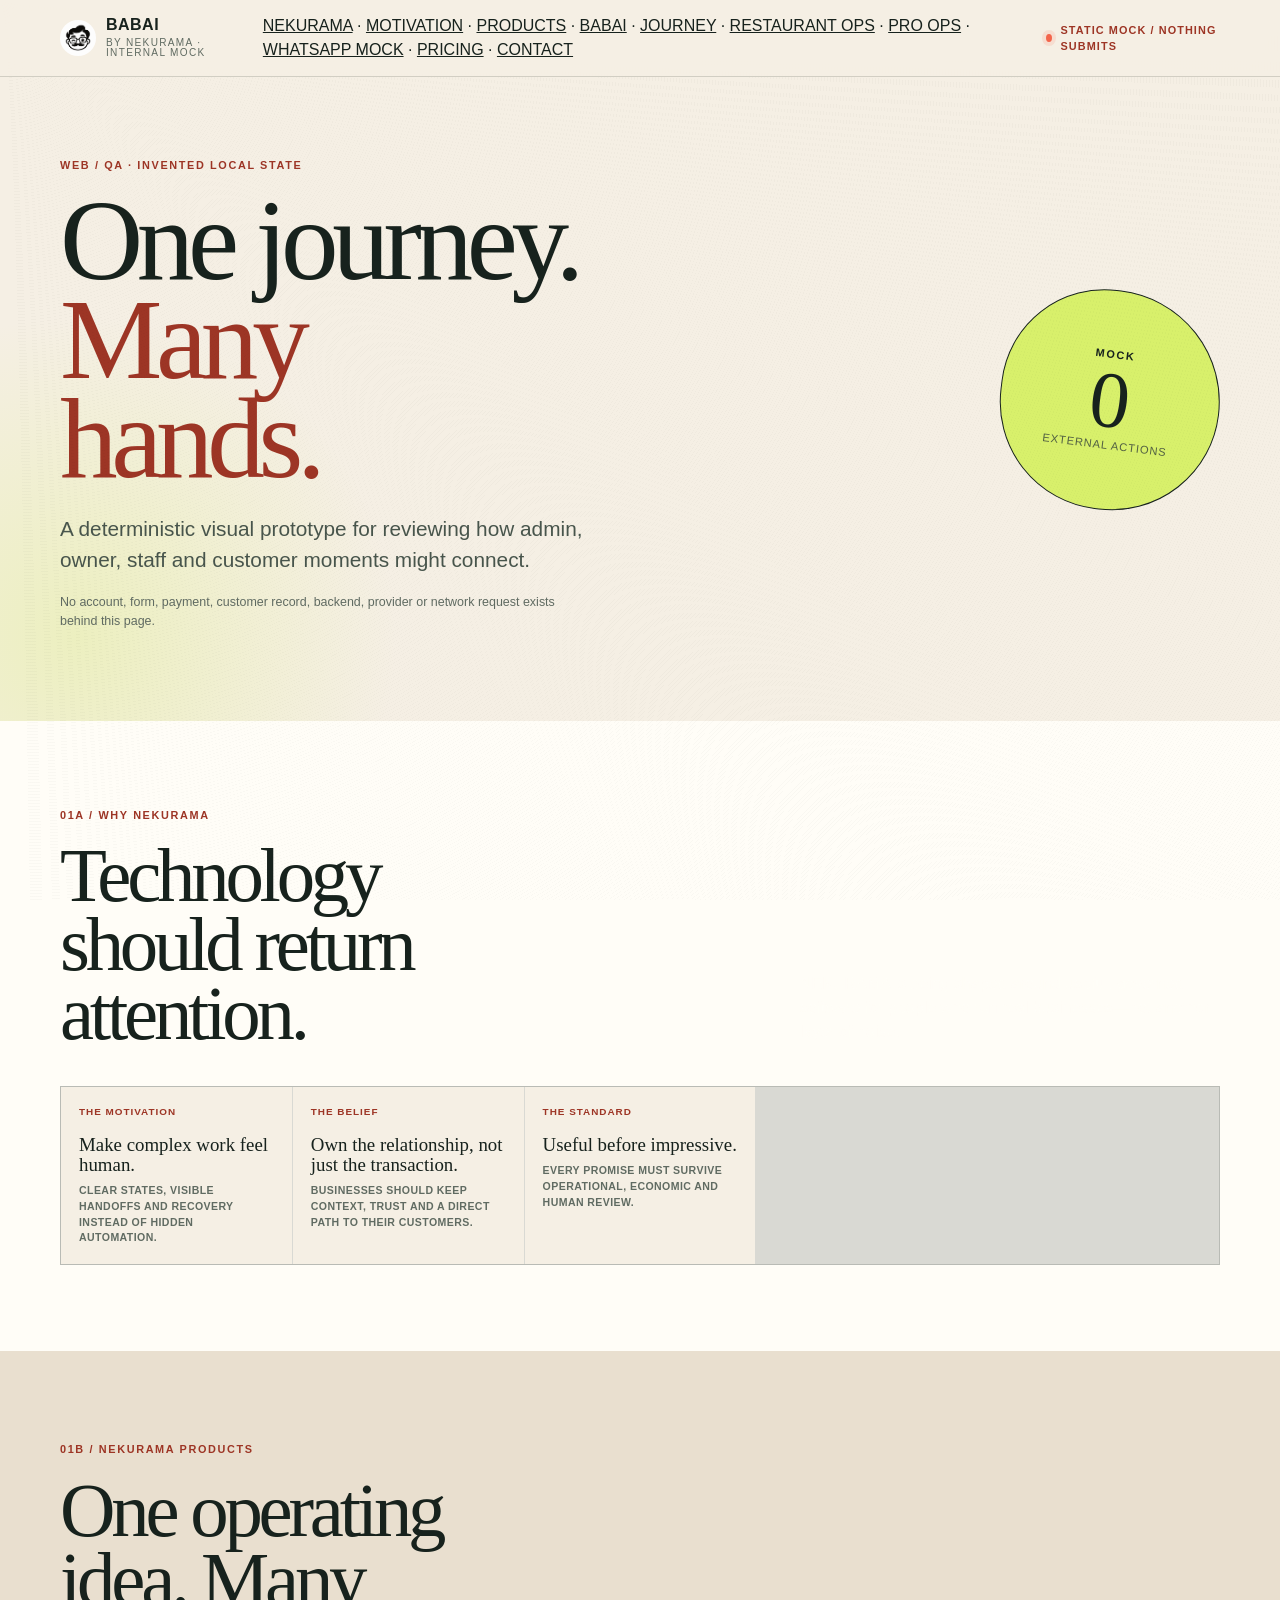
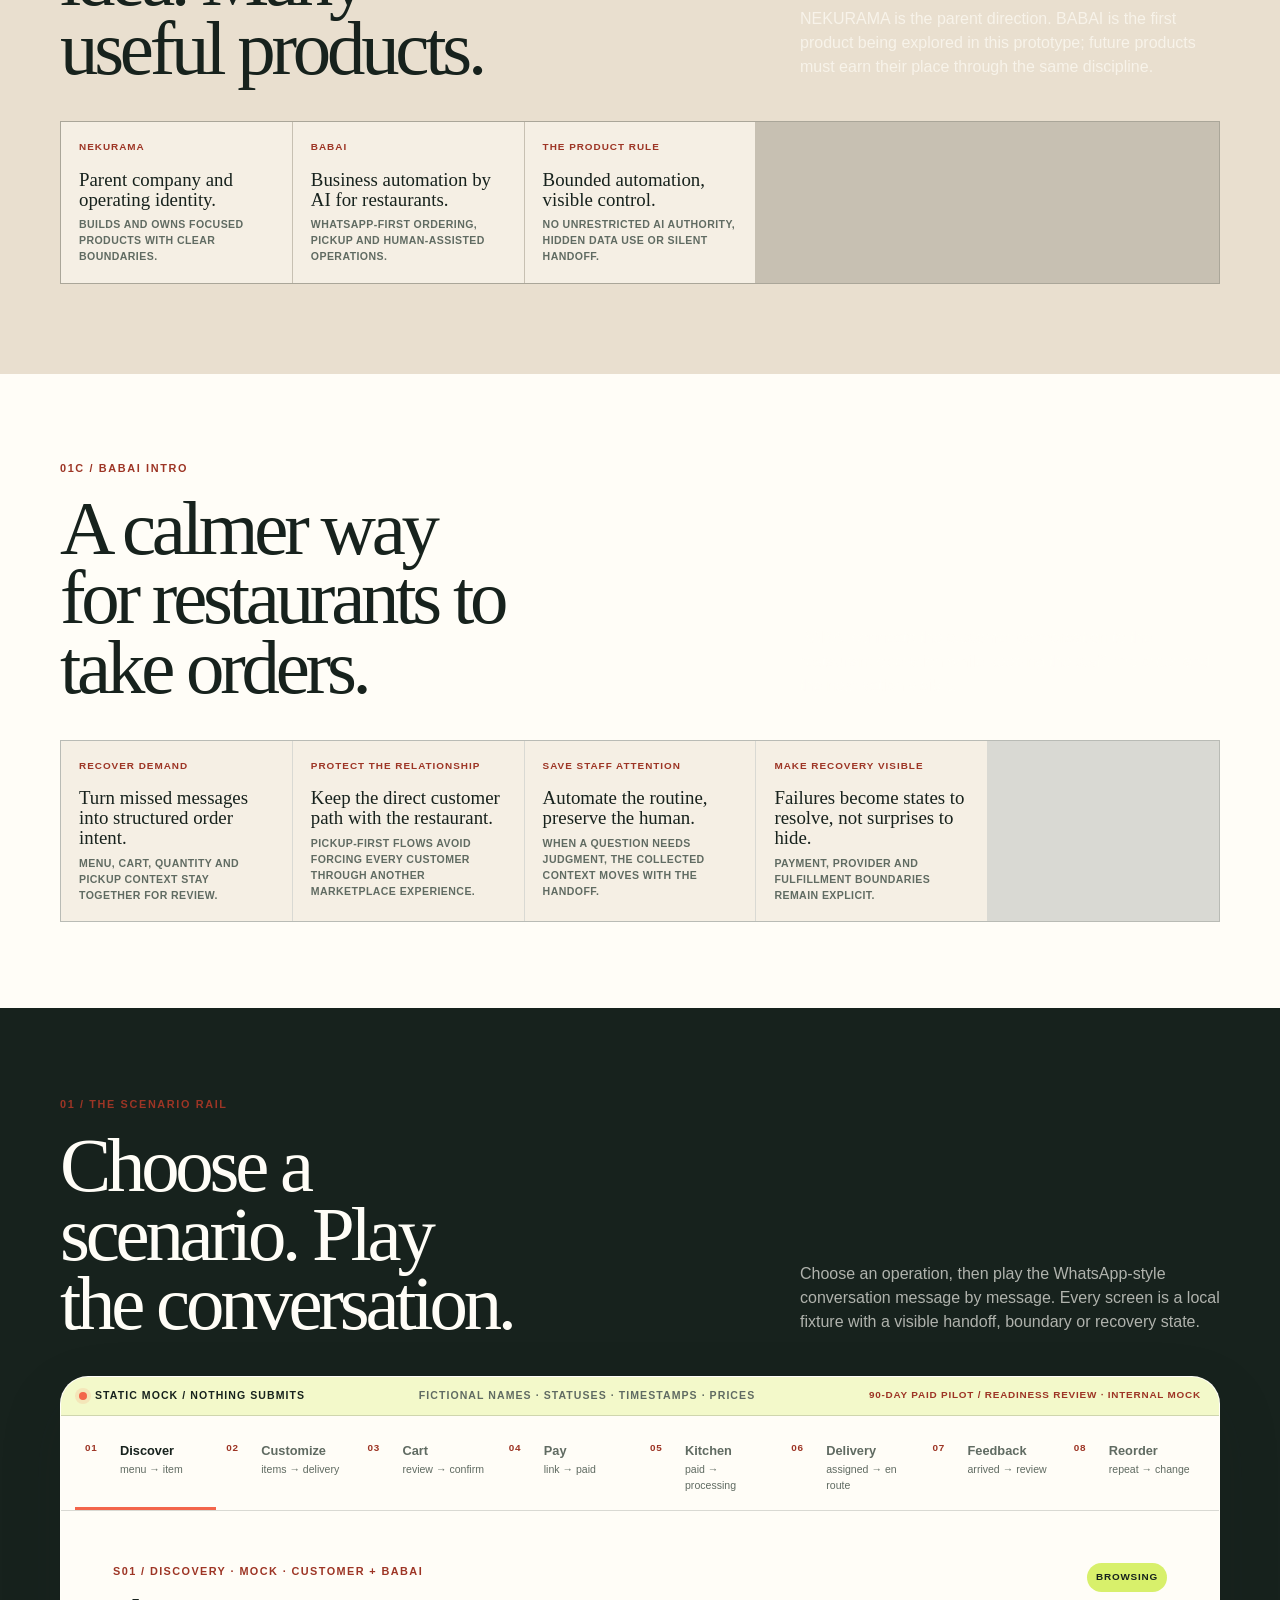
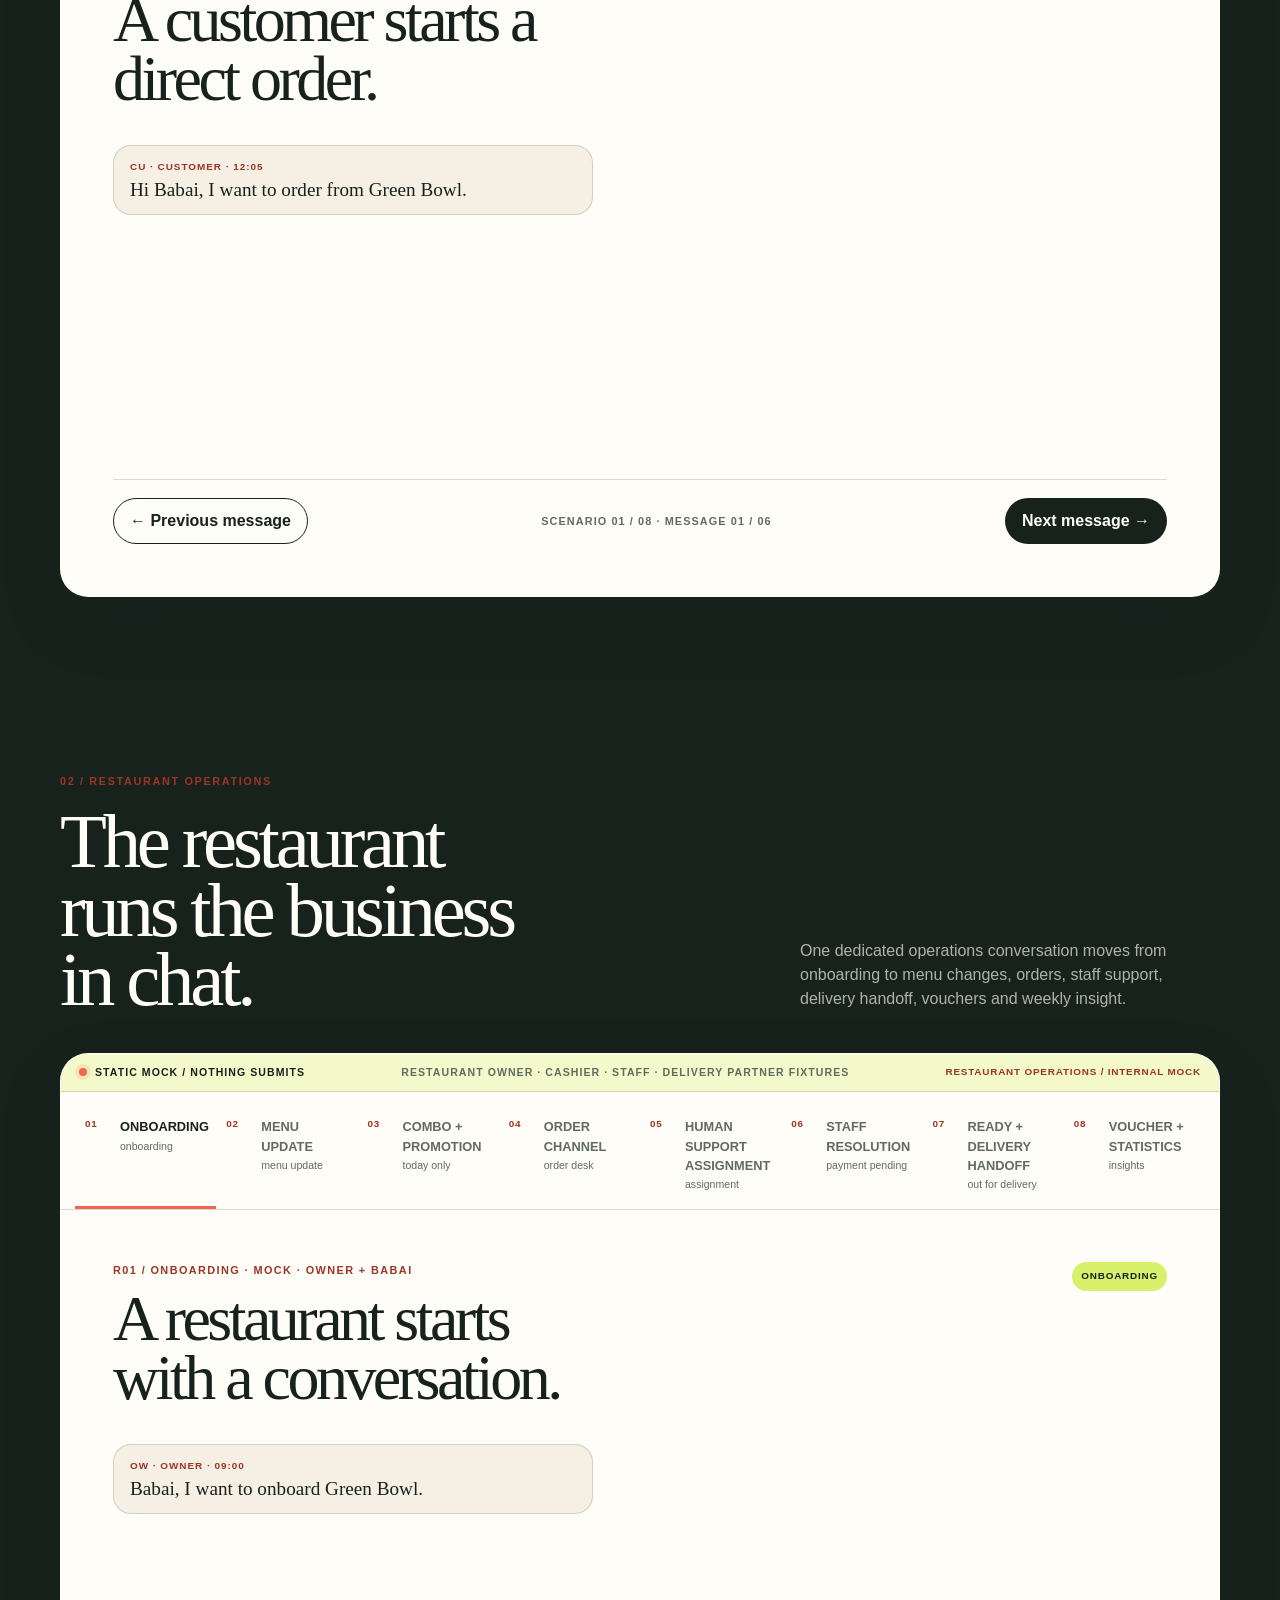
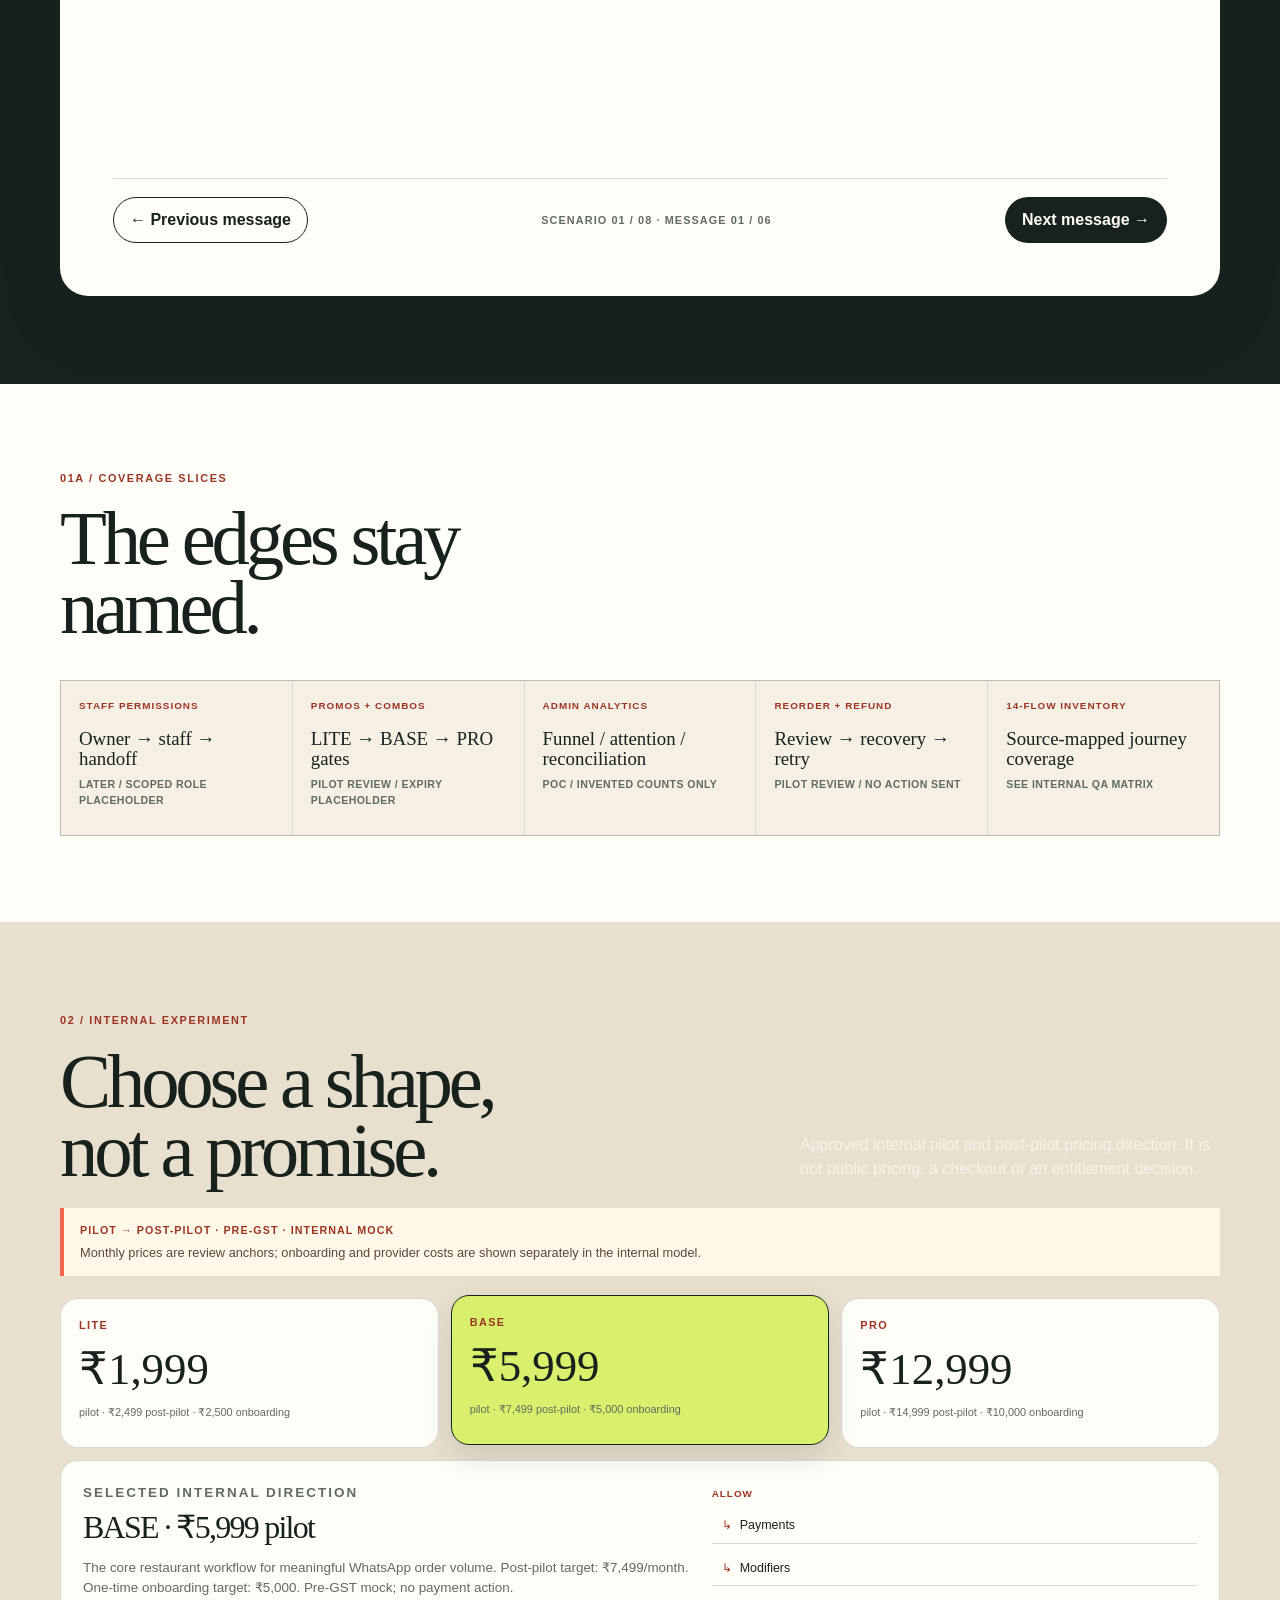
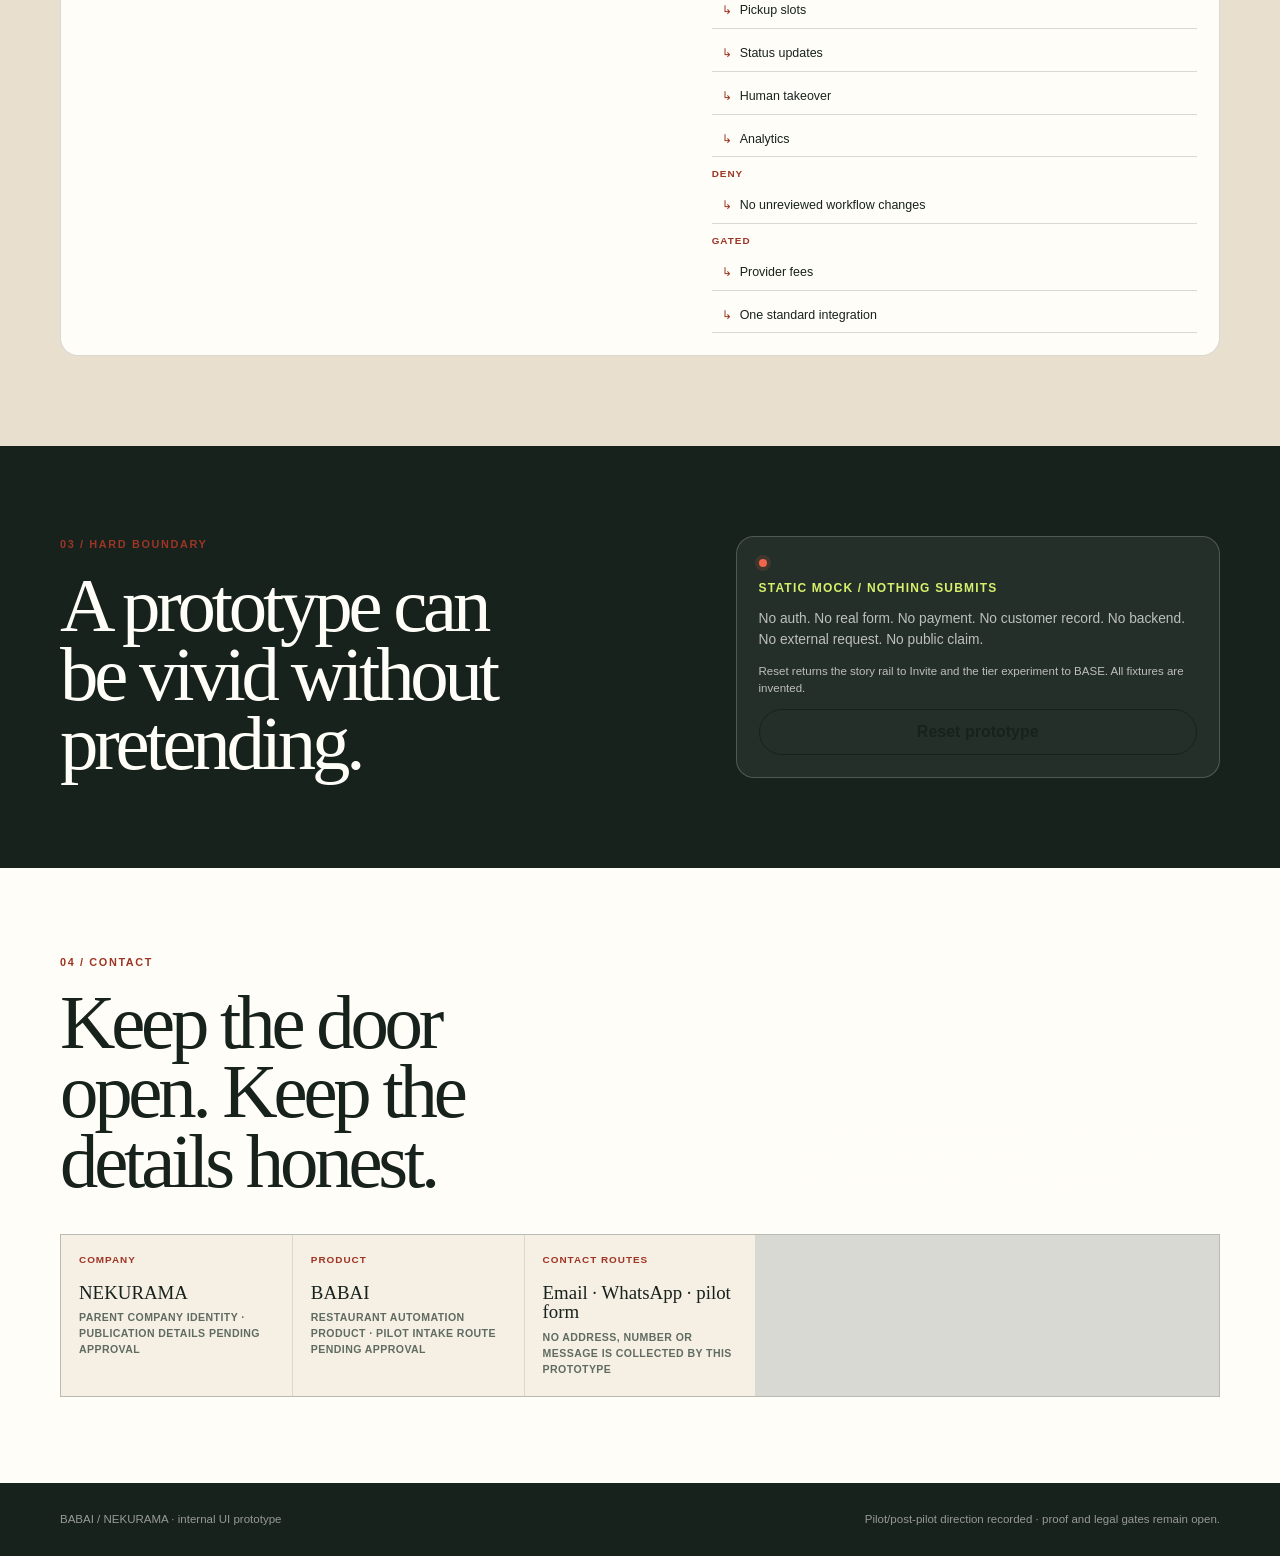
<file: index.html>
<!doctype html>
<html lang="en">
  <head>
    <meta charset="utf-8">
    <meta name="viewport" content="width=device-width, initial-scale=1">
    <meta name="theme-color" content="#f5efe4">
        <link rel="icon" href="favicon.svg" type="image/svg+xml">
<meta name="description" content="Internal static mock prototype with invented journey states.">
    <title>BABAI / NEKURAMA — internal flow prototype</title>
    <link rel="icon" href="favicon.svg" type="image/svg+xml">
    <link rel="stylesheet" href="styles.css">
  </head>
  <body>
    <a class="skip-link" href="#main-content">Skip to content</a>
    <header class="site-header">
      <div class="shell header-inner">
        <a class="brand" href="#top" aria-label="Return to prototype top">
          <img class="brand-mark" src="brand-assets/babai-monochrome-face.jpeg" alt="">
          <span><strong>BABAI</strong><small>by NEKURAMA · internal mock</small></span>
        </a>
        <nav aria-label="Primary navigation">
          <a href="#top">NEKURAMA</a> ·
          <a href="#motivation">MOTIVATION</a> ·
          <a href="#products">PRODUCTS</a> ·
          <a href="#babai">BABAI</a> ·
          <a href="#journey">JOURNEY</a> ·
          <a href="#restaurant-operations">RESTAURANT OPS</a> ·
          <a href="pro/">PRO OPS</a> ·
          <a href="whatsapp/">WHATSAPP MOCK</a> ·
          <a href="#pricing">PRICING</a> ·
          <a href="#contact">CONTACT</a>
        </nav>
        <div class="header-safety" role="note">
          <span class="status-dot" aria-hidden="true"></span>
          STATIC MOCK / NOTHING SUBMITS
        </div>
      </div>
    </header>

    <main id="main-content">
      <section class="hero shell" id="top" aria-labelledby="hero-title">
        <div class="hero-copy">
          <p class="eyebrow">WEB / QA · INVENTED LOCAL STATE</p>
          <h1 id="hero-title">One journey.<br><em>Many hands.</em></h1>
          <p class="lede">A deterministic visual prototype for reviewing how admin, owner, staff and customer moments might connect.</p>
          <p class="microcopy">No account, form, payment, customer record, backend, provider or network request exists behind this page.</p>
        </div>
        <div class="hero-stamp" aria-label="Prototype boundary">
          <span>MOCK</span>
          <strong>0</strong>
          <small>external actions</small>
        </div>
      </section>

      <section class="coverage-section" id="motivation" aria-labelledby="motivation-title">
        <div class="shell">
          <div class="section-heading">
            <div>
              <p class="eyebrow">01A / WHY NEKURAMA</p>
              <h2 id="motivation-title">Technology should return attention.</h2>
            </div>
            <p>NEKURAMA is being shaped around useful, governed software for people who run real businesses—not another layer of noise.</p>
          </div>
          <div class="coverage-grid">
            <article><span>THE MOTIVATION</span><strong>Make complex work feel human.</strong><small>Clear states, visible handoffs and recovery instead of hidden automation.</small></article>
            <article><span>THE BELIEF</span><strong>Own the relationship, not just the transaction.</strong><small>Businesses should keep context, trust and a direct path to their customers.</small></article>
            <article><span>THE STANDARD</span><strong>Useful before impressive.</strong><small>Every promise must survive operational, economic and human review.</small></article>
          </div>
        </div>
      </section>

      <section class="pricing-section" id="products" aria-labelledby="products-title">
        <div class="shell">
          <div class="section-heading">
            <div>
              <p class="eyebrow">01B / NEKURAMA PRODUCTS</p>
              <h2 id="products-title">One operating idea. Many useful products.</h2>
            </div>
            <p>NEKURAMA is the parent direction. BABAI is the first product being explored in this prototype; future products must earn their place through the same discipline.</p>
          </div>
          <div class="coverage-grid">
            <article><span>NEKURAMA</span><strong>Parent company and operating identity.</strong><small>Builds and owns focused products with clear boundaries.</small></article>
            <article><span>BABAI</span><strong>Business automation by AI for restaurants.</strong><small>WhatsApp-first ordering, pickup and human-assisted operations.</small></article>
            <article><span>THE PRODUCT RULE</span><strong>Bounded automation, visible control.</strong><small>No unrestricted AI authority, hidden data use or silent handoff.</small></article>
          </div>
        </div>
      </section>

      <section class="coverage-section" id="babai" aria-labelledby="babai-title">
        <div class="shell">
          <div class="section-heading">
            <div>
              <p class="eyebrow">01C / BABAI INTRO</p>
              <h2 id="babai-title">A calmer way for restaurants to take orders.</h2>
            </div>
            <p>BABAI connects the customer conversation to the restaurant operation while keeping the staff, the order and the next action visible.</p>
          </div>
          <div class="coverage-grid">
            <article><span>RECOVER DEMAND</span><strong>Turn missed messages into structured order intent.</strong><small>Menu, cart, quantity and pickup context stay together for review.</small></article>
            <article><span>PROTECT THE RELATIONSHIP</span><strong>Keep the direct customer path with the restaurant.</strong><small>Pickup-first flows avoid forcing every customer through another marketplace experience.</small></article>
            <article><span>SAVE STAFF ATTENTION</span><strong>Automate the routine, preserve the human.</strong><small>When a question needs judgment, the collected context moves with the handoff.</small></article>
            <article><span>MAKE RECOVERY VISIBLE</span><strong>Failures become states to resolve, not surprises to hide.</strong><small>Payment, provider and fulfillment boundaries remain explicit.</small></article>
          </div>
        </div>
      </section>

      <section class="journey-section" id="journey" aria-labelledby="journey-title">
        <div class="shell">
          <div class="section-heading">
            <div>
              <p class="eyebrow">01 / THE SCENARIO RAIL</p>
              <h2 id="journey-title">Choose a scenario. Play the conversation.</h2>
            </div>
            <p>Choose an operation, then play the WhatsApp-style conversation message by message. Every screen is a local fixture with a visible handoff, boundary or recovery state.</p>
          </div>

          <div class="journey-shell">
            <div class="journey-safety" role="note">
              <span><span class="status-dot" aria-hidden="true"></span> STATIC MOCK / NOTHING SUBMITS</span>
              <span class="safety-detail">Fictional names · statuses · timestamps · prices</span>
              <span class="pilot-marker">90-DAY PAID PILOT / READINESS REVIEW · INTERNAL MOCK</span>
            </div>
            <nav class="story-rail" aria-label="Conversation scenarios" role="tablist" aria-orientation="horizontal">
              <button class="story-step is-active" type="button" role="tab" aria-selected="true" aria-controls="journey-panel" tabindex="0" data-stage="0">
                <span class="step-number">01</span><span><strong>Discover</strong><small>menu → item</small></span>
              </button>
              <button class="story-step" type="button" role="tab" aria-selected="false" aria-controls="journey-panel" tabindex="-1" data-stage="1">
                <span class="step-number">02</span><span><strong>Customize</strong><small>items → delivery</small></span>
              </button>
              <button class="story-step" type="button" role="tab" aria-selected="false" aria-controls="journey-panel" tabindex="-1" data-stage="2">
                <span class="step-number">03</span><span><strong>Cart</strong><small>review → confirm</small></span>
              </button>
              <button class="story-step" type="button" role="tab" aria-selected="false" aria-controls="journey-panel" tabindex="-1" data-stage="3">
                <span class="step-number">04</span><span><strong>Pay</strong><small>link → paid</small></span>
              </button>
              <button class="story-step" type="button" role="tab" aria-selected="false" aria-controls="journey-panel" tabindex="-1" data-stage="4">
                <span class="step-number">05</span><span><strong>Kitchen</strong><small>paid → processing</small></span>
              </button>
              <button class="story-step" type="button" role="tab" aria-selected="false" aria-controls="journey-panel" tabindex="-1" data-stage="5">
                <span class="step-number">06</span><span><strong>Delivery</strong><small>assigned → en route</small></span>
              </button>
              <button class="story-step" type="button" role="tab" aria-selected="false" aria-controls="journey-panel" tabindex="-1" data-stage="6">
                <span class="step-number">07</span><span><strong>Feedback</strong><small>arrived → review</small></span>
              </button>
              <button class="story-step" type="button" role="tab" aria-selected="false" aria-controls="journey-panel" tabindex="-1" data-stage="7">
                <span class="step-number">08</span><span><strong>Reorder</strong><small>repeat → change</small></span>
              </button>
            </nav>

            <article class="journey-panel" id="journey-panel" role="tabpanel" aria-labelledby="stage-0">
              <div class="journey-header">
                <div>
                  <p class="journey-kicker" id="journey-kicker">S01 / ADMIN ONBOARDING · MOCK</p>
                  <h3 id="journey-title-screen">An invitation finds its owner.</h3>
                </div>
                <span class="journey-state" id="journey-state">LOCAL READY</span>
              </div>
              <p class="sr-only" id="journey-announcement" role="status" aria-live="polite" aria-atomic="true"></p>
              <div class="journey-body" id="journey-body" style="height: 360px; overflow-y: auto;"></div>
              <div class="journey-controls">
                <button class="button button-secondary" type="button" id="previous-stage">← Previous message</button>
                <span class="journey-progress" id="journey-progress">MESSAGE 01 / 04</span>
                <button class="button button-primary" type="button" id="next-stage">Next message →</button>
              </div>
            </article>
          </div>
        </div>
      </section>

      <section class="journey-section" id="restaurant-operations" aria-labelledby="restaurant-journey-title">
        <div class="shell">
          <div class="section-heading">
            <div>
              <p class="eyebrow">02 / RESTAURANT OPERATIONS</p>
              <h2 id="restaurant-journey-title">The restaurant runs the business in chat.</h2>
            </div>
            <p>One dedicated operations conversation moves from onboarding to menu changes, orders, staff support, delivery handoff, vouchers and weekly insight.</p>
          </div>

          <div class="journey-shell">
            <div class="journey-safety" role="note">
              <span><span class="status-dot" aria-hidden="true"></span> STATIC MOCK / NOTHING SUBMITS</span>
              <span class="safety-detail">Restaurant owner · cashier · staff · delivery partner fixtures</span>
              <span class="pilot-marker">RESTAURANT OPERATIONS / INTERNAL MOCK</span>
            </div>
            <nav class="story-rail" id="restaurant-story-rail" aria-label="Restaurant operation scenarios" role="tablist" aria-orientation="horizontal"></nav>

            <article class="journey-panel" id="restaurant-panel" role="tabpanel">
              <div class="journey-header">
                <div>
                  <p class="journey-kicker" id="restaurant-kicker">R01 / ONBOARDING · MOCK</p>
                  <h3 id="restaurant-title">A restaurant starts with a conversation.</h3>
                </div>
                <span class="journey-state" id="restaurant-state">ONBOARDING</span>
              </div>
              <p class="sr-only" id="restaurant-announcement" role="status" aria-live="polite" aria-atomic="true"></p>
              <div class="journey-body" id="restaurant-body" style="height: 360px; overflow-y: auto;"></div>
              <div class="journey-controls">
                <button class="button button-secondary" type="button" id="restaurant-previous">← Previous message</button>
                <span class="journey-progress" id="restaurant-progress">SCENARIO 01 / 08 · MESSAGE 01 / 06</span>
                <button class="button button-primary" type="button" id="restaurant-next">Next message →</button>
              </div>
            </article>
          </div>
        </div>
      </section>

      <section class="coverage-section" aria-labelledby="coverage-title">
        <div class="shell">
          <div class="section-heading">
            <div>
              <p class="eyebrow">01A / COVERAGE SLICES</p>
              <h2 id="coverage-title">The edges stay named.</h2>
            </div>
            <p>Placeholder slices keep the review honest where the story rail is intentionally compact.</p>
          </div>
          <div class="coverage-grid">
            <article><span>STAFF PERMISSIONS</span><strong>Owner → staff → handoff</strong><small>LATER / scoped role placeholder</small></article>
            <article><span>PROMOS + COMBOS</span><strong>LITE → BASE → PRO gates</strong><small>PILOT REVIEW / expiry placeholder</small></article>
            <article><span>ADMIN ANALYTICS</span><strong>Funnel / attention / reconciliation</strong><small>POC / invented counts only</small></article>
            <article><span>REORDER + REFUND</span><strong>Review → recovery → retry</strong><small>PILOT REVIEW / no action sent</small></article>
            <article><span>14-FLOW INVENTORY</span><strong>Source-mapped journey coverage</strong><small>See internal QA matrix</small></article>
          </div>
        </div>
      </section>

      <section class="pricing-section" id="pricing" aria-labelledby="pricing-title">
        <div class="shell">
          <div class="section-heading">
            <div>
              <p class="eyebrow">02 / INTERNAL EXPERIMENT</p>
              <h2 id="pricing-title">Choose a shape, not a promise.</h2>
            </div>
            <p>Approved internal pilot and post-pilot pricing direction. It is not public pricing, a checkout or an entitlement decision.</p>
          </div>
          <div class="pricing-boundary" role="note">
            <strong>PILOT → POST-PILOT · PRE-GST · INTERNAL MOCK</strong>
            <span>Monthly prices are review anchors; onboarding and provider costs are shown separately in the internal model.</span>
          </div>
          <div class="tier-picker" role="radiogroup" aria-label="Internal pricing experiment">
            <button class="tier-choice" type="button" role="radio" aria-checked="false" data-tier="lite">
              <span class="tier-name">LITE</span><strong>₹1,999</strong><small>pilot · ₹2,499 post-pilot · ₹2,500 onboarding</small>
            </button>
            <button class="tier-choice is-active" type="button" role="radio" aria-checked="true" data-tier="base">
              <span class="tier-name">BASE</span><strong>₹5,999</strong><small>pilot · ₹7,499 post-pilot · ₹5,000 onboarding</small>
            </button>
            <button class="tier-choice" type="button" role="radio" aria-checked="false" data-tier="pro">
              <span class="tier-name">PRO</span><strong>₹12,999</strong><small>pilot · ₹14,999 post-pilot · ₹10,000 onboarding</small>
            </button>
          </div>
          <div class="tier-detail" id="tier-detail" aria-live="polite"></div>
        </div>
      </section>

      <section class="boundary-section" id="boundary" aria-labelledby="boundary-title">
        <div class="shell boundary-grid">
          <div>
            <p class="eyebrow">03 / HARD BOUNDARY</p>
            <h2 id="boundary-title">A prototype can be vivid without pretending.</h2>
          </div>
          <div class="boundary-card">
            <span class="status-dot" aria-hidden="true"></span>
            <strong>STATIC MOCK / NOTHING SUBMITS</strong>
            <p>No auth. No real form. No payment. No customer record. No backend. No external request. No public claim.</p>
            <p class="boundary-small">Reset returns the story rail to Invite and the tier experiment to BASE. All fixtures are invented.</p>
            <button class="button button-secondary" type="button" id="reset-all">Reset prototype</button>
          </div>
        </div>
      </section>

      <section class="coverage-section" id="contact" aria-labelledby="contact-title">
        <div class="shell">
          <div class="section-heading">
            <div>
              <p class="eyebrow">04 / CONTACT</p>
              <h2 id="contact-title">Keep the door open. Keep the details honest.</h2>
            </div>
            <p>Contact routes are intentionally not connected in this static mock. Public contact details will be added only after ownership, domain and publication approval.</p>
          </div>
          <div class="coverage-grid">
            <article><span>COMPANY</span><strong>NEKURAMA</strong><small>Parent company identity · publication details pending approval</small></article>
            <article><span>PRODUCT</span><strong>BABAI</strong><small>Restaurant automation product · pilot intake route pending approval</small></article>
            <article><span>CONTACT ROUTES</span><strong>Email · WhatsApp · pilot form</strong><small>No address, number or message is collected by this prototype</small></article>
          </div>
        </div>
      </section>
    </main>

    <footer class="site-footer">
      <div class="shell footer-inner">
        <span>BABAI / NEKURAMA · internal UI prototype</span>
        <span>Pilot/post-pilot direction recorded · proof and legal gates remain open.</span>
      </div>
    </footer>

    <noscript><p class="noscript-note">This prototype needs JavaScript for local stage changes. No data is submitted when JavaScript is enabled.</p></noscript>
    <script src="script.js"></script>
  </body>
</html>
</file>
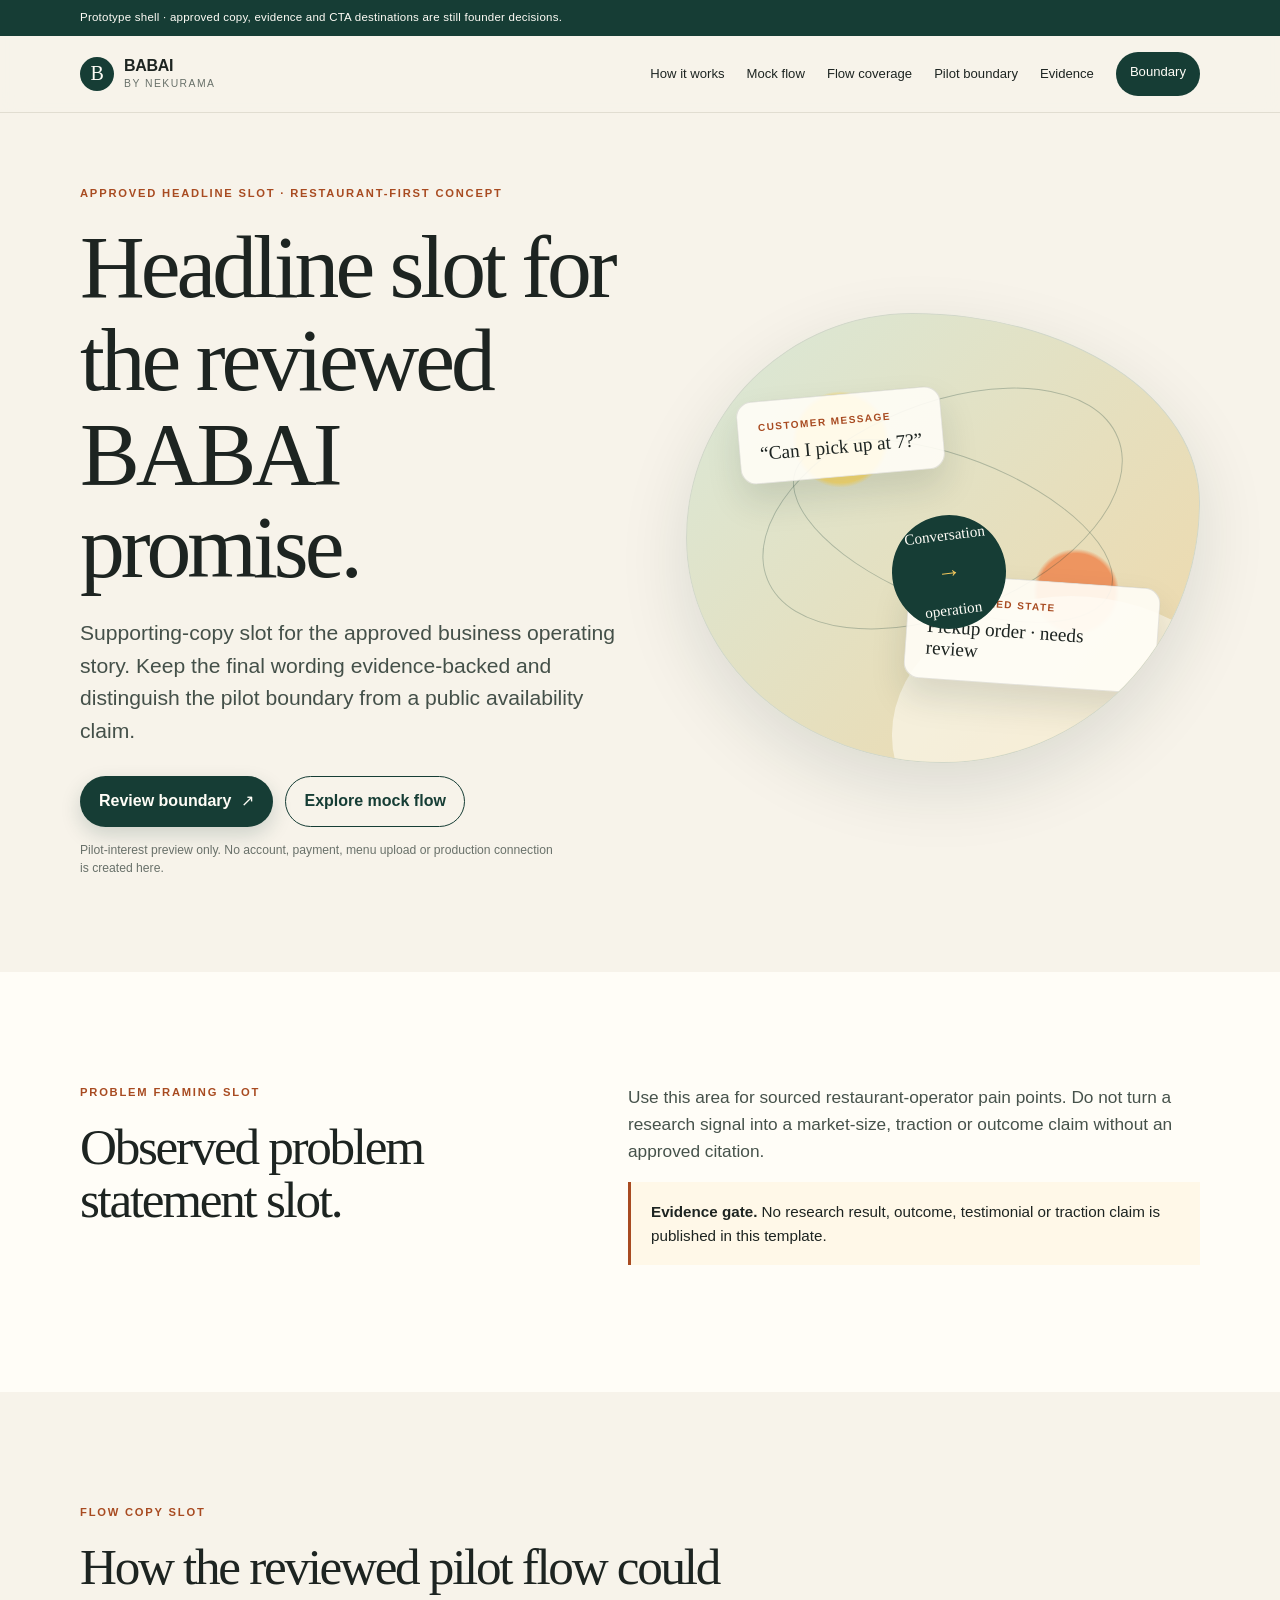
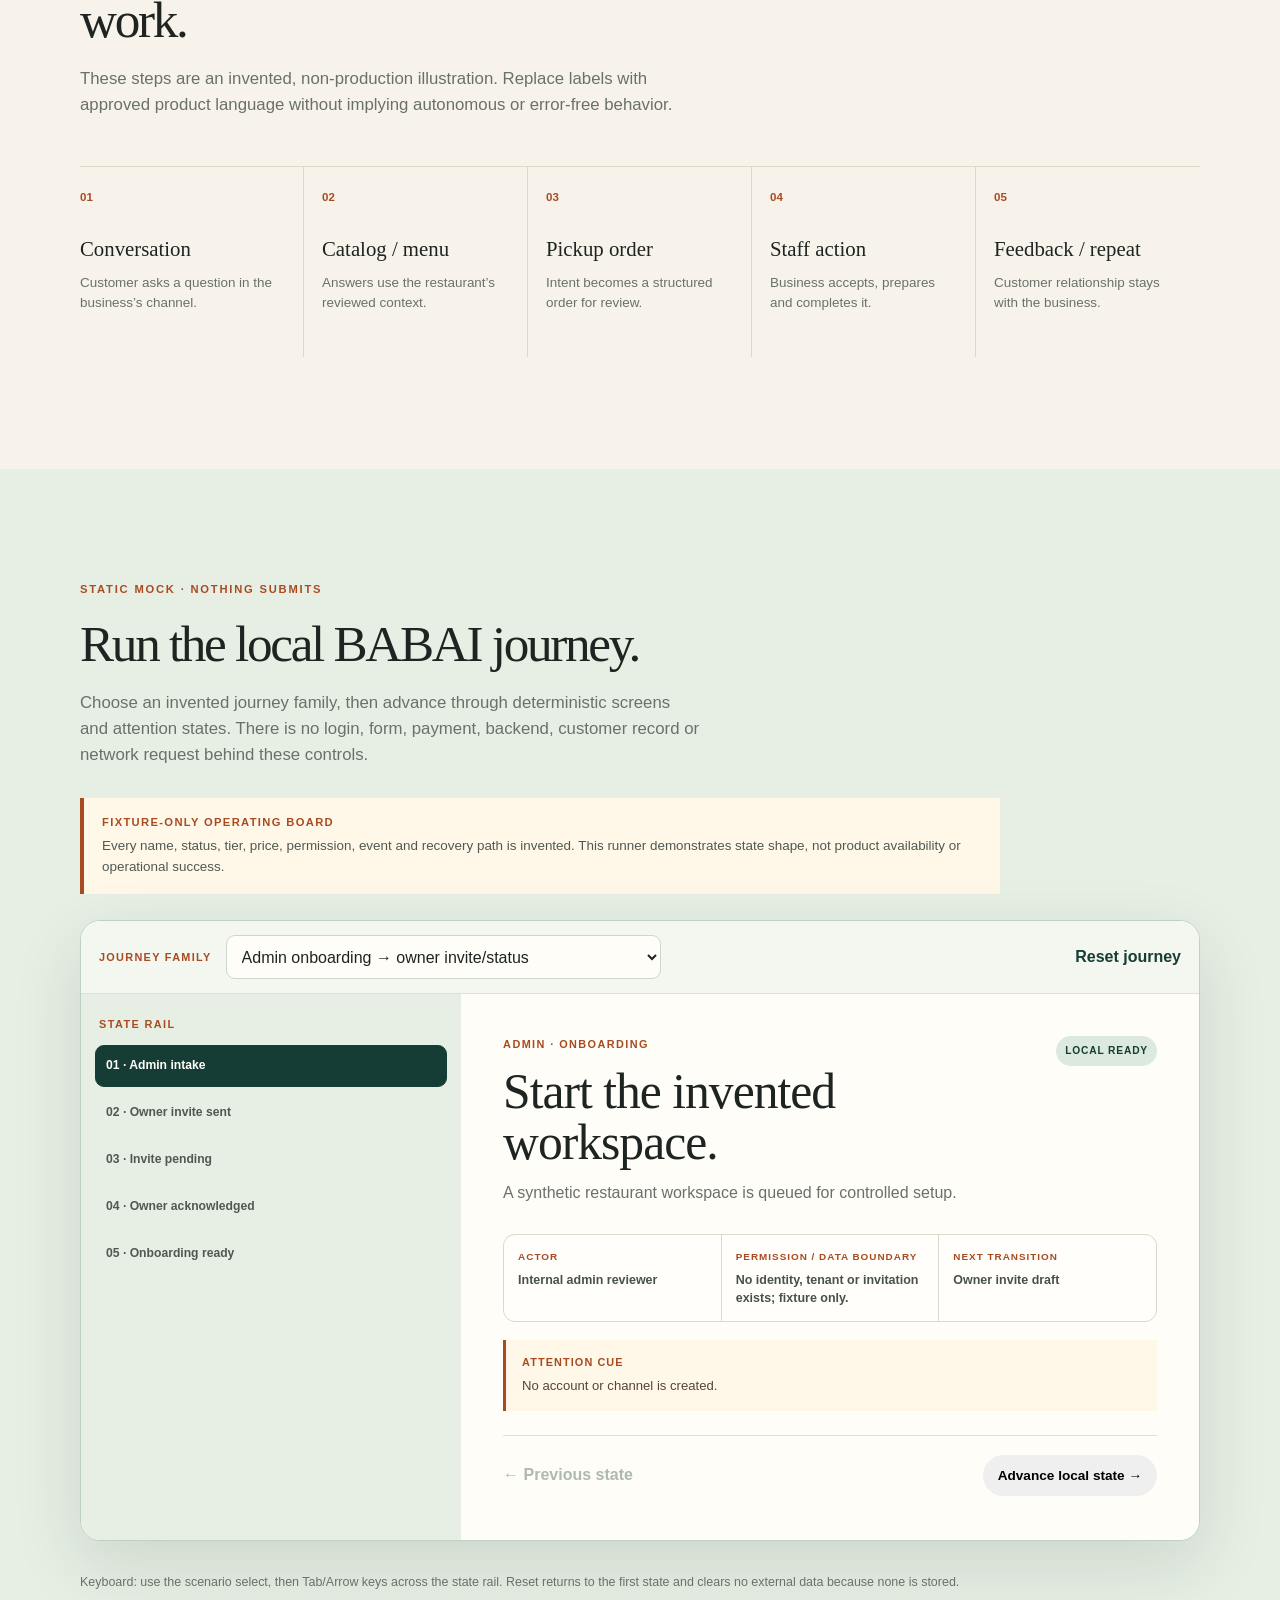
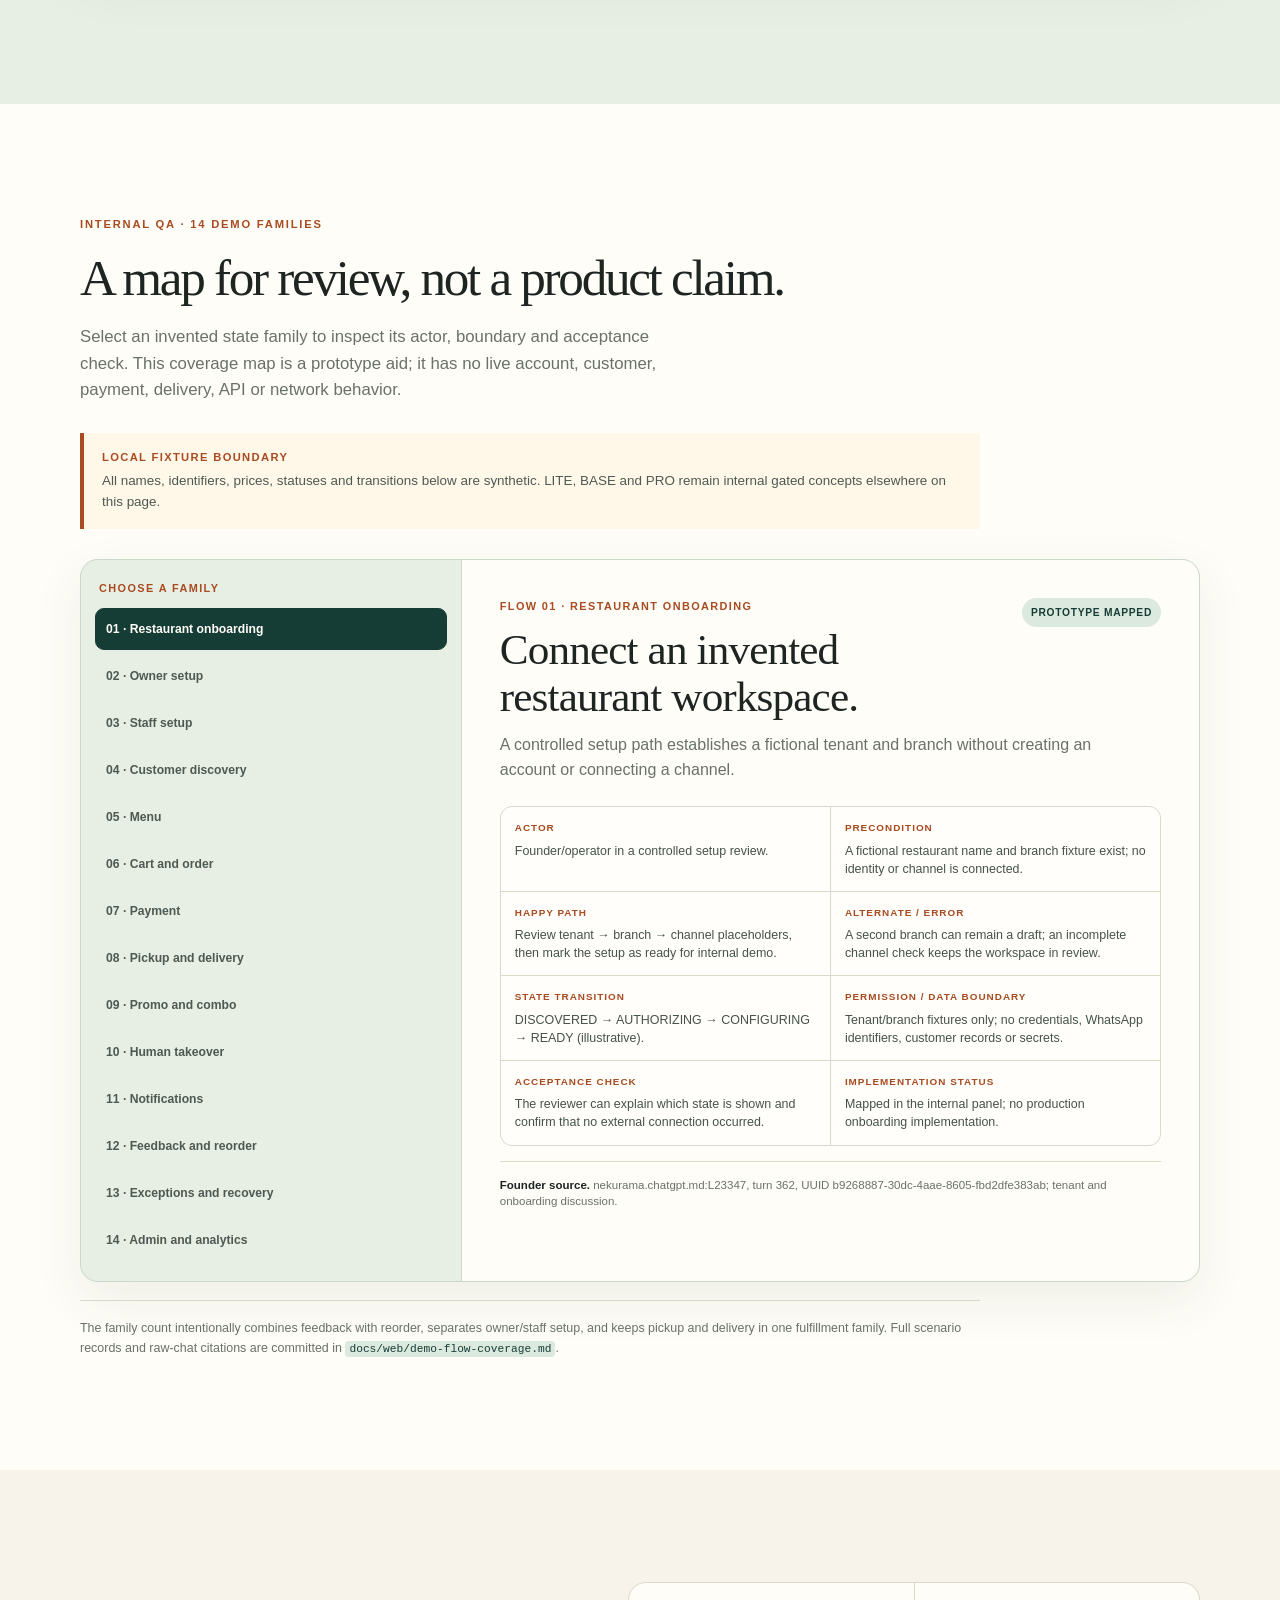
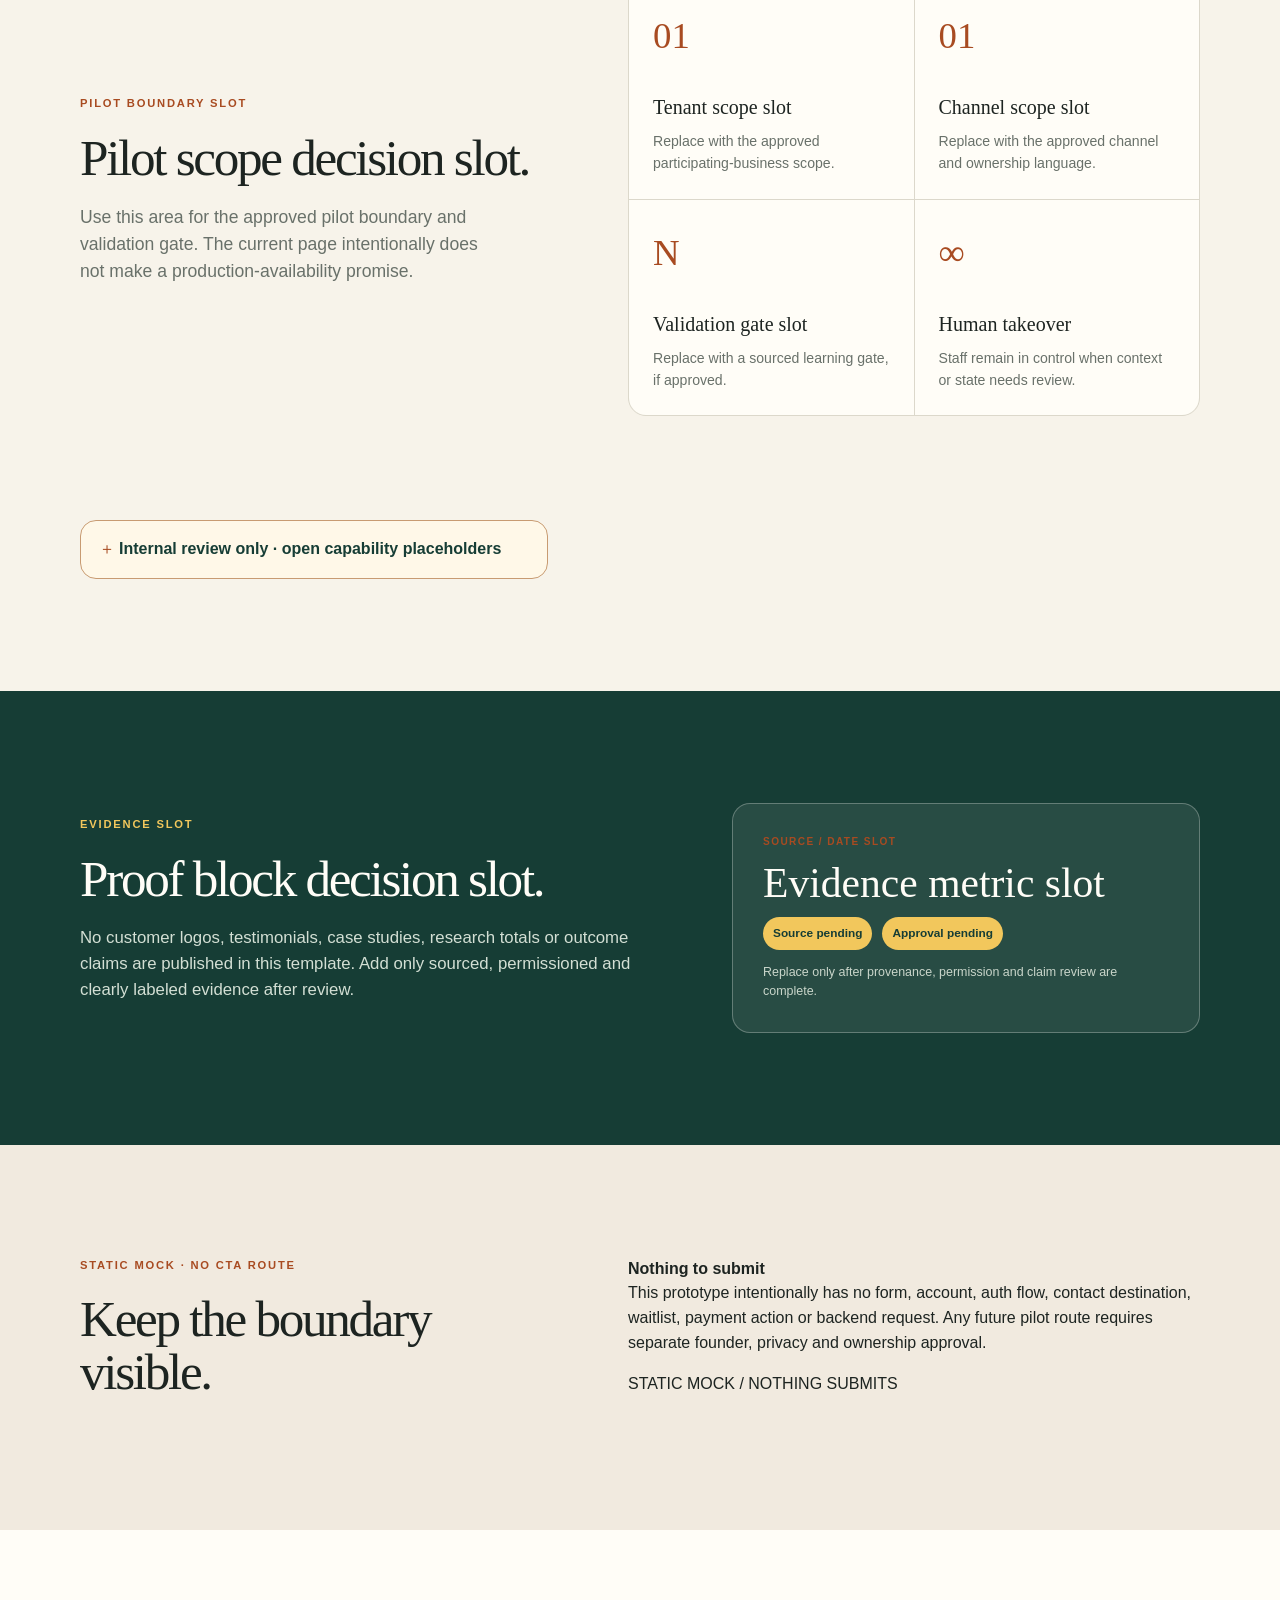
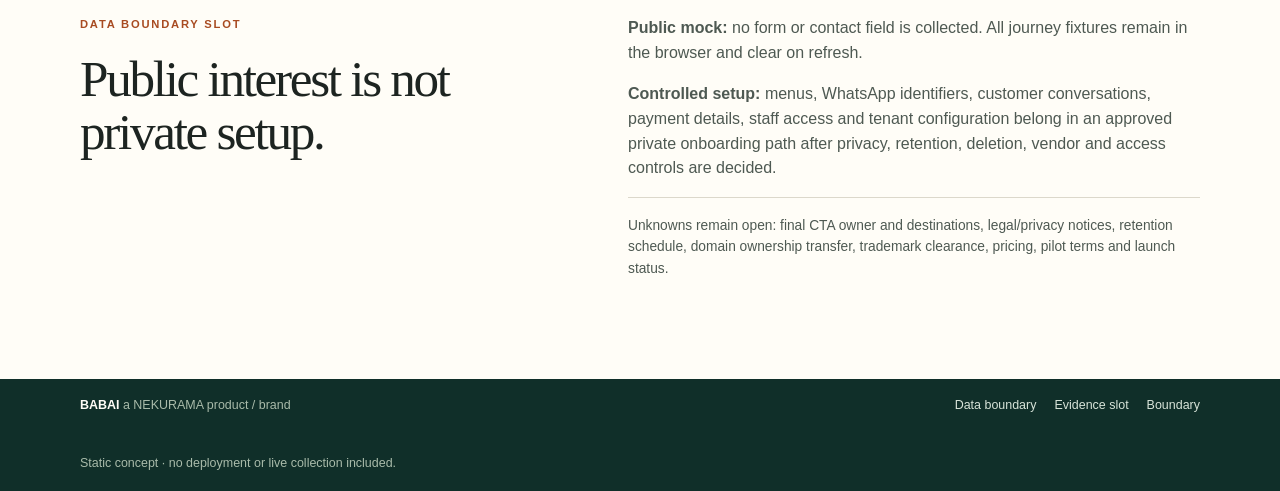
<file: dist/index.html>
<!doctype html>
<html lang="en">
  <head>
    <meta charset="utf-8">
    <meta name="viewport" content="width=device-width, initial-scale=1">
    <title>BABAI — Run your business without leaving WhatsApp</title>
    <meta name="description" content="BABAI is a business operating platform built around WhatsApp, starting with a controlled restaurant pilot.">
    <meta name="theme-color" content="#f7f3ea">
        <link rel="icon" href="favicon.svg" type="image/svg+xml">
<link rel="icon" href="favicon.svg" type="image/svg+xml">
    <link rel="stylesheet" href="styles.css?v=journey-v3">
  </head>
  <body>
    <a class="skip-link" href="#main-content">Skip to content</a>
    <header class="site-header">
      <div class="template-banner" role="note">
        <div class="shell">Prototype shell · approved copy, evidence and CTA destinations are still founder decisions.</div>
      </div>
      <div class="shell header-inner">
        <a class="brand" href="#top" aria-label="BABAI home">
          <span class="brand-mark" aria-hidden="true">B</span>
          <span><strong>BABAI</strong><small>by NEKURAMA</small></span>
        </a>
        <nav aria-label="Primary navigation">
          <div class="nav-links">
            <a href="#how-it-works">How it works</a>
            <a href="#mock-demo">Mock flow</a>
            <a href="#flow-coverage">Flow coverage</a>

<a href="#pilot">Pilot boundary</a>
            <a href="#evidence">Evidence</a>
          </div>
          <a class="nav-cta" href="#boundary">Boundary</a>
          <details class="nav-menu">
            <summary>Menu</summary>
            <div class="nav-menu-panel">
              <a href="#how-it-works">How it works</a>
              <a href="#mock-demo">Mock flow</a>
              <a href="#flow-coverage">Flow coverage</a>

<a href="#pilot">Pilot boundary</a>
              <a href="#evidence">Evidence</a>
              <a href="#boundary">Boundary</a>
            </div>
          </details>
        </nav>
      </div>
    </header>

    <main id="main-content">
      <section class="hero shell" id="top" aria-labelledby="hero-title">
        <div class="hero-copy">
          <p class="eyebrow">Approved headline slot · restaurant-first concept</p>
          <h1 id="hero-title">Headline slot for the reviewed BABAI promise.</h1>
          <p class="lede">Supporting-copy slot for the approved business operating story. Keep the final wording evidence-backed and distinguish the pilot boundary from a public availability claim.</p>
          <div class="hero-actions" aria-label="Pilot actions">
            <a class="button button-primary" href="#boundary">Review boundary <span aria-hidden="true">↗</span></a>
            <a class="button button-secondary" href="#mock-demo">Explore mock flow</a>
          </div>
          <p class="microcopy">Pilot-interest preview only. No account, payment, menu upload or production connection is created here.</p>
        </div>
        <div class="hero-art" aria-label="Illustration of a business conversation becoming an order" role="img">
          <div class="orbit orbit-one"></div>
          <div class="orbit orbit-two"></div>
          <div class="signal-card signal-message">
            <span class="signal-label">CUSTOMER MESSAGE</span>
            <strong>“Can I pick up at 7?”</strong>
          </div>
          <div class="signal-card signal-order">
            <span class="signal-label">CONTROLLED STATE</span>
            <strong>Pickup order · needs review</strong>
          </div>
          <div class="hero-badge">Conversation<br><span>→</span> operation</div>
        </div>
      </section>
<section class="section section-paper" aria-labelledby="signal-title">
        <div class="shell split">
          <div>
            <p class="eyebrow">Problem framing slot</p>
            <h2 id="signal-title">Observed problem statement slot.</h2>
          </div>
          <div class="section-copy">
            <p>Use this area for sourced restaurant-operator pain points. Do not turn a research signal into a market-size, traction or outcome claim without an approved citation.</p>
            <p class="callout"><strong>Evidence gate.</strong> No research result, outcome, testimonial or traction claim is published in this template.</p>
          </div>
        </div>
      </section>

      <section class="section" id="how-it-works" aria-labelledby="flow-title">
        <div class="shell">
          <div class="section-heading">
            <p class="eyebrow">Flow copy slot</p>
            <h2 id="flow-title">How the reviewed pilot flow could work.</h2>
            <p>These steps are an invented, non-production illustration. Replace labels with approved product language without implying autonomous or error-free behavior.</p>
          </div>
          <ol class="flow-list">
            <li><span>01</span><strong>Conversation</strong><small>Customer asks a question in the business’s channel.</small></li>
            <li><span>02</span><strong>Catalog / menu</strong><small>Answers use the restaurant’s reviewed context.</small></li>
            <li><span>03</span><strong>Pickup order</strong><small>Intent becomes a structured order for review.</small></li>
            <li><span>04</span><strong>Staff action</strong><small>Business accepts, prepares and completes it.</small></li>
            <li><span>05</span><strong>Feedback / repeat</strong><small>Customer relationship stays with the business.</small></li>
          </ol>
        </div>
      </section>

      <section class="section demo-section" id="mock-demo" aria-labelledby="demo-title">
        <div class="shell">
          <div class="section-heading journey-heading">
            <p class="eyebrow">STATIC MOCK · NOTHING SUBMITS</p>
            <h2 id="demo-title">Run the local BABAI journey.</h2>
            <p>Choose an invented journey family, then advance through deterministic screens and attention states. There is no login, form, payment, backend, customer record or network request behind these controls.</p>
          </div>
          <div class="journey-boundary" role="note">
            <strong>Fixture-only operating board</strong>
            <span>Every name, status, tier, price, permission, event and recovery path is invented. This runner demonstrates state shape, not product availability or operational success.</span>
          </div>
          <div class="journey-shell" aria-live="polite" aria-atomic="true">
            <div class="journey-toolbar">
              <label for="journey-scenario">Journey family</label>
              <select id="journey-scenario">
                <option value="admin-onboarding">Admin onboarding → owner invite/status</option>
                <option value="menu-ingestion">Menu source → extraction review → publish</option>
                <option value="staff-access">Staff roles → permissions → handoff</option>
                <option value="customer-order">Discovery → menu → item/variant → cart → review</option>
                <option value="fulfillment">Payment/pickup/delivery tiers and recovery</option>
                <option value="order-desk">Order desk lifecycle and attention cues</option>
                <option value="takeover">Automated → human takeover → automated</option>
                <option value="promo">Promo/combo LITE → BASE → PRO gates</option>
                <option value="notifications-recovery">Notifications, reorder, cancel/refund and recovery</option>
                <option value="analytics">Admin funnel and analytics states</option>
              </select>
              <button class="text-button" type="button" id="journey-reset">Reset journey</button>
            </div>
            <div class="journey-body">
              <div class="journey-rail">
                <p class="journey-rail-label">State rail</p>
                <div class="journey-state-tabs" id="journey-state-tabs" role="tablist" aria-label="Journey states" aria-orientation="vertical"></div>
              </div>
              <article class="journey-screen" id="journey-screen" role="tabpanel" tabindex="-1">
                <div class="journey-screen-top">
                  <div>
                    <p class="journey-kicker" id="journey-kicker">ADMIN · STATIC MOCK</p>
                    <h3 id="journey-title">Start the invented workspace.</h3>
                  </div>
                  <span class="journey-status" id="journey-status">LOCAL READY</span>
                </div>
                <p class="journey-summary" id="journey-summary">A deterministic state screen for internal review.</p>
                <div class="journey-cards">
                  <div><span>Actor</span><strong id="journey-actor"></strong></div>
                  <div><span>Permission / data boundary</span><strong id="journey-boundary"></strong></div>
                  <div><span>Next transition</span><strong id="journey-next-state"></strong></div>
                </div>
                <div class="journey-attention" id="journey-attention">
                  <strong>Attention cue</strong>
                  <span id="journey-attention-text"></span>
                </div>
                <div class="journey-actions">
                  <button class="text-button" type="button" id="journey-back" disabled>← Previous state</button>
                  <button class="button button-small" type="button" id="journey-next">Advance local state →</button>
                </div>
              </article>
            </div>
          </div>
          <p class="journey-footnote">Keyboard: use the scenario select, then Tab/Arrow keys across the state rail. Reset returns to the first state and clears no external data because none is stored.</p>
        </div>
        <noscript><p class="shell noscript-note">JavaScript is disabled, so the journey controls are unavailable. The static boundary and coverage documentation remain available below.</p></noscript>
      </section>

      <section class="section flow-coverage-section" id="flow-coverage" aria-labelledby="flow-coverage-title">
        <div class="shell">
          <div class="section-heading">
            <p class="eyebrow">Internal QA · 14 demo families</p>
            <h2 id="flow-coverage-title">A map for review, not a product claim.</h2>
            <p>
              Select an invented state family to inspect its actor, boundary and acceptance check.
              This coverage map is a prototype aid; it has no live account, customer, payment,
              delivery, API or network behavior.
            </p>
          </div>
          <div class="coverage-boundary" role="note">
            <strong>Local fixture boundary</strong>
            <span>All names, identifiers, prices, statuses and transitions below are synthetic. LITE, BASE and PRO remain internal gated concepts elsewhere on this page.</span>
          </div>
          <div class="flow-coverage-shell">
            <div class="coverage-index">
              <p class="coverage-index-label">Choose a family</p>
              <div class="coverage-tabs" role="tablist" aria-label="Internal demo flow families" aria-orientation="vertical">
                <button class="coverage-tab is-active" type="button" role="tab" aria-selected="true" aria-controls="coverage-panel" tabindex="0" data-flow="onboarding">01 · Restaurant onboarding</button>
                <button class="coverage-tab" type="button" role="tab" aria-selected="false" aria-controls="coverage-panel" tabindex="-1" data-flow="owner-setup">02 · Owner setup</button>
                <button class="coverage-tab" type="button" role="tab" aria-selected="false" aria-controls="coverage-panel" tabindex="-1" data-flow="staff-setup">03 · Staff setup</button>
                <button class="coverage-tab" type="button" role="tab" aria-selected="false" aria-controls="coverage-panel" tabindex="-1" data-flow="discovery">04 · Customer discovery</button>
                <button class="coverage-tab" type="button" role="tab" aria-selected="false" aria-controls="coverage-panel" tabindex="-1" data-flow="menu">05 · Menu</button>
                <button class="coverage-tab" type="button" role="tab" aria-selected="false" aria-controls="coverage-panel" tabindex="-1" data-flow="order">06 · Cart and order</button>
                <button class="coverage-tab" type="button" role="tab" aria-selected="false" aria-controls="coverage-panel" tabindex="-1" data-flow="payment">07 · Payment</button>
                <button class="coverage-tab" type="button" role="tab" aria-selected="false" aria-controls="coverage-panel" tabindex="-1" data-flow="fulfillment">08 · Pickup and delivery</button>
                <button class="coverage-tab" type="button" role="tab" aria-selected="false" aria-controls="coverage-panel" tabindex="-1" data-flow="promo">09 · Promo and combo</button>
                <button class="coverage-tab" type="button" role="tab" aria-selected="false" aria-controls="coverage-panel" tabindex="-1" data-flow="takeover">10 · Human takeover</button>
                <button class="coverage-tab" type="button" role="tab" aria-selected="false" aria-controls="coverage-panel" tabindex="-1" data-flow="notifications">11 · Notifications</button>
                <button class="coverage-tab" type="button" role="tab" aria-selected="false" aria-controls="coverage-panel" tabindex="-1" data-flow="reorder">12 · Feedback and reorder</button>
                <button class="coverage-tab" type="button" role="tab" aria-selected="false" aria-controls="coverage-panel" tabindex="-1" data-flow="exceptions">13 · Exceptions and recovery</button>
                <button class="coverage-tab" type="button" role="tab" aria-selected="false" aria-controls="coverage-panel" tabindex="-1" data-flow="admin">14 · Admin and analytics</button>
              </div>
            </div>
            <article class="coverage-panel" id="coverage-panel" role="tabpanel" aria-live="polite" aria-atomic="true" tabindex="-1">
              <div class="coverage-panel-heading">
                <div>
                  <p class="coverage-kicker" id="coverage-kicker">FLOW 01 · RESTAURANT ONBOARDING</p>
                  <h3 id="coverage-title">Connect an invented restaurant workspace.</h3>
                </div>
                <span class="coverage-status" id="coverage-status">Demo ready</span>
              </div>
              <p class="coverage-summary" id="coverage-summary">A controlled setup path establishes a fictional tenant and branch without creating an account or connecting a channel.</p>
              <dl class="coverage-facts">
                <div><dt>Actor</dt><dd id="coverage-actor"></dd></div>
                <div><dt>Precondition</dt><dd id="coverage-precondition"></dd></div>
                <div><dt>Happy path</dt><dd id="coverage-happy"></dd></div>
                <div><dt>Alternate / error</dt><dd id="coverage-alternate"></dd></div>
                <div><dt>State transition</dt><dd id="coverage-transition"></dd></div>
                <div><dt>Permission / data boundary</dt><dd id="coverage-boundary"></dd></div>
                <div><dt>Acceptance check</dt><dd id="coverage-acceptance"></dd></div>
                <div><dt>Implementation status</dt><dd id="coverage-implementation"></dd></div>
              </dl>
              <p class="coverage-citation"><strong>Founder source.</strong> <span id="coverage-citation"></span></p>
            </article>
          </div>
          <p class="coverage-footnote">The family count intentionally combines feedback with reorder, separates owner/staff setup, and keeps pickup and delivery in one fulfillment family. Full scenario records and raw-chat citations are committed in <code>docs/web/demo-flow-coverage.md</code>.</p>
        </div>
      </section>

      <section class="section" id="pilot" aria-labelledby="pilot-title">
        <div class="shell split pilot-split">
          <div>
            <p class="eyebrow">Pilot boundary slot</p>
            <h2 id="pilot-title">Pilot scope decision slot.</h2>
            <p class="section-lede">Use this area for the approved pilot boundary and validation gate. The current page intentionally does not make a production-availability promise.</p>
          </div>
          <div class="boundary-grid">
            <div><span class="boundary-number">01</span><strong>Tenant scope slot</strong><p>Replace with the approved participating-business scope.</p></div>
            <div><span class="boundary-number">01</span><strong>Channel scope slot</strong><p>Replace with the approved channel and ownership language.</p></div>
            <div><span class="boundary-number">N</span><strong>Validation gate slot</strong><p>Replace with a sourced learning gate, if approved.</p></div>
            <div><span class="boundary-number">∞</span><strong>Human takeover</strong><p>Staff remain in control when context or state needs review.</p></div>
          </div>
          <details class="internal-review-panel">
            <summary>Internal review only · open capability placeholders</summary>
            <div class="internal-review-content">
              <div class="internal-review-warning">
                <strong>Not public packaging or pricing</strong>
                <p>LITE, BASE and PRO are provisional experiment labels. Rates, entitlements, availability and customer-facing claims remain gated pending measured provider/API costs, AI usage, support effort, pilot evidence and finance/legal review.</p>
              </div>
              <div class="capability-grid">
                <article class="capability-card">
                  <span class="capability-label">Internal experiment label</span>
                  <h3>LITE</h3>
                  <p class="capability-scope">Information/menu/basic WhatsApp workflow with advisory AI.</p>
                  <p class="capability-limit"><strong>Boundary placeholder.</strong> No advanced API integration; usage allowance and rate remain internal planning placeholders.</p>
                </article>
                <article class="capability-card">
                  <span class="capability-label">Internal experiment label</span>
                  <h3>BASE</h3>
                  <p class="capability-scope">Pickup/order workflow with human takeover, standard operational integrations and advisory AI.</p>
                  <p class="capability-limit"><strong>Boundary placeholder.</strong> Order and payment state stays deterministic and reviewable; usage allowance and rate remain internal planning placeholders.</p>
                </article>
                <article class="capability-card">
                  <span class="capability-label">Internal experiment label</span>
                  <h3>PRO</h3>
                  <p class="capability-scope">Advanced API integrations, richer automation and a higher usage/AI allowance hypothesis.</p>
                  <p class="capability-limit"><strong>Boundary placeholder.</strong> Integration maintenance, provider limits and AI-heavy usage require measurement; no live API is enabled here.</p>
                </article>
              </div>
              <div class="internal-review-facts">
                <div>
                  <strong>Concrete pilot envelope</strong>
                  <p>Up to 10 restaurants for staged validation; one business, one WhatsApp number and one branch per initial pilot; pickup-first; manual human takeover; no delivery dependency.</p>
                </div>
                <div>
                  <strong>Usage measurement baseline</strong>
                  <p>Internal planning sensitivity only: 6 conversational flows × 9 gateway hits = 54 requests per completed order; 90 is the heavy-case sensitivity; 50 completed orders/day/restaurant is a model ceiling, not a capacity claim.</p>
                </div>
                <div>
                  <strong>Provider and state boundary</strong>
                  <p>This static mock makes no live payment, delivery or API request. Payment is not custody, order/payment state is not inferred from AI, and staff review remains authoritative for controlled transitions.</p>
                </div>
              </div>
              <p class="internal-review-footnote">Keep this panel closed or remove it before any public release. Do not turn these placeholders into package claims, price claims, service levels or production availability.</p>
            </div>
          </details>
        </div>
      </section>

      <section class="section section-dark" id="evidence" aria-labelledby="evidence-title">
        <div class="shell evidence-grid">
          <div>
            <p class="eyebrow">Evidence slot</p>
            <h2 id="evidence-title">Proof block decision slot.</h2>
            <p>No customer logos, testimonials, case studies, research totals or outcome claims are published in this template. Add only sourced, permissioned and clearly labeled evidence after review.</p>
          </div>
          <div class="evidence-card">
            <span class="evidence-label">SOURCE / DATE SLOT</span>
            <strong>Evidence metric slot</strong>
            <div class="evidence-breakdown"><span>Source pending</span><span>Approval pending</span></div>
            <small>Replace only after provenance, permission and claim review are complete.</small>
          </div>
        </div>
      </section>

      <section class="section contact-section" id="boundary" aria-labelledby="contact-title">
        <div class="shell split">
          <div>
            <p class="eyebrow">STATIC MOCK · NO CTA ROUTE</p>
            <h2 id="contact-title">Keep the boundary visible.</h2>
          </div>
          <div class="no-route-card">
            <strong>Nothing to submit</strong>
            <p>This prototype intentionally has no form, account, auth flow, contact destination, waitlist, payment action or backend request. Any future pilot route requires separate founder, privacy and ownership approval.</p>
            <span class="no-route-pill">STATIC MOCK / NOTHING SUBMITS</span>
          </div>
        </div>
      </section>

      <section class="section section-paper privacy-section" aria-labelledby="privacy-title">
        <div class="shell split">
          <div>
            <p class="eyebrow">Data boundary slot</p>
            <h2 id="privacy-title">Public interest is not private setup.</h2>
          </div>
          <div class="privacy-copy">
            <p><strong>Public mock:</strong> no form or contact field is collected. All journey fixtures remain in the browser and clear on refresh.</p>
            <p><strong>Controlled setup:</strong> menus, WhatsApp identifiers, customer conversations, payment details, staff access and tenant configuration belong in an approved private onboarding path after privacy, retention, deletion, vendor and access controls are decided.</p>
            <p class="unknown-note">Unknowns remain open: final CTA owner and destinations, legal/privacy notices, retention schedule, domain ownership transfer, trademark clearance, pricing, pilot terms and launch status.</p>
          </div>
        </div>
      </section>
    </main>

    <footer class="site-footer">
      <div class="shell footer-inner">
        <div><strong>BABAI</strong><span> a NEKURAMA product / brand</span></div>
        <div class="footer-links"><a href="#privacy-title">Data boundary</a><a href="#evidence">Evidence slot</a><a href="#boundary">Boundary</a></div>
        <p>Static concept · no deployment or live collection included.</p>
      </div>
    </footer>
    <script src="script.js" defer></script>
  </body>
</html>
</file>
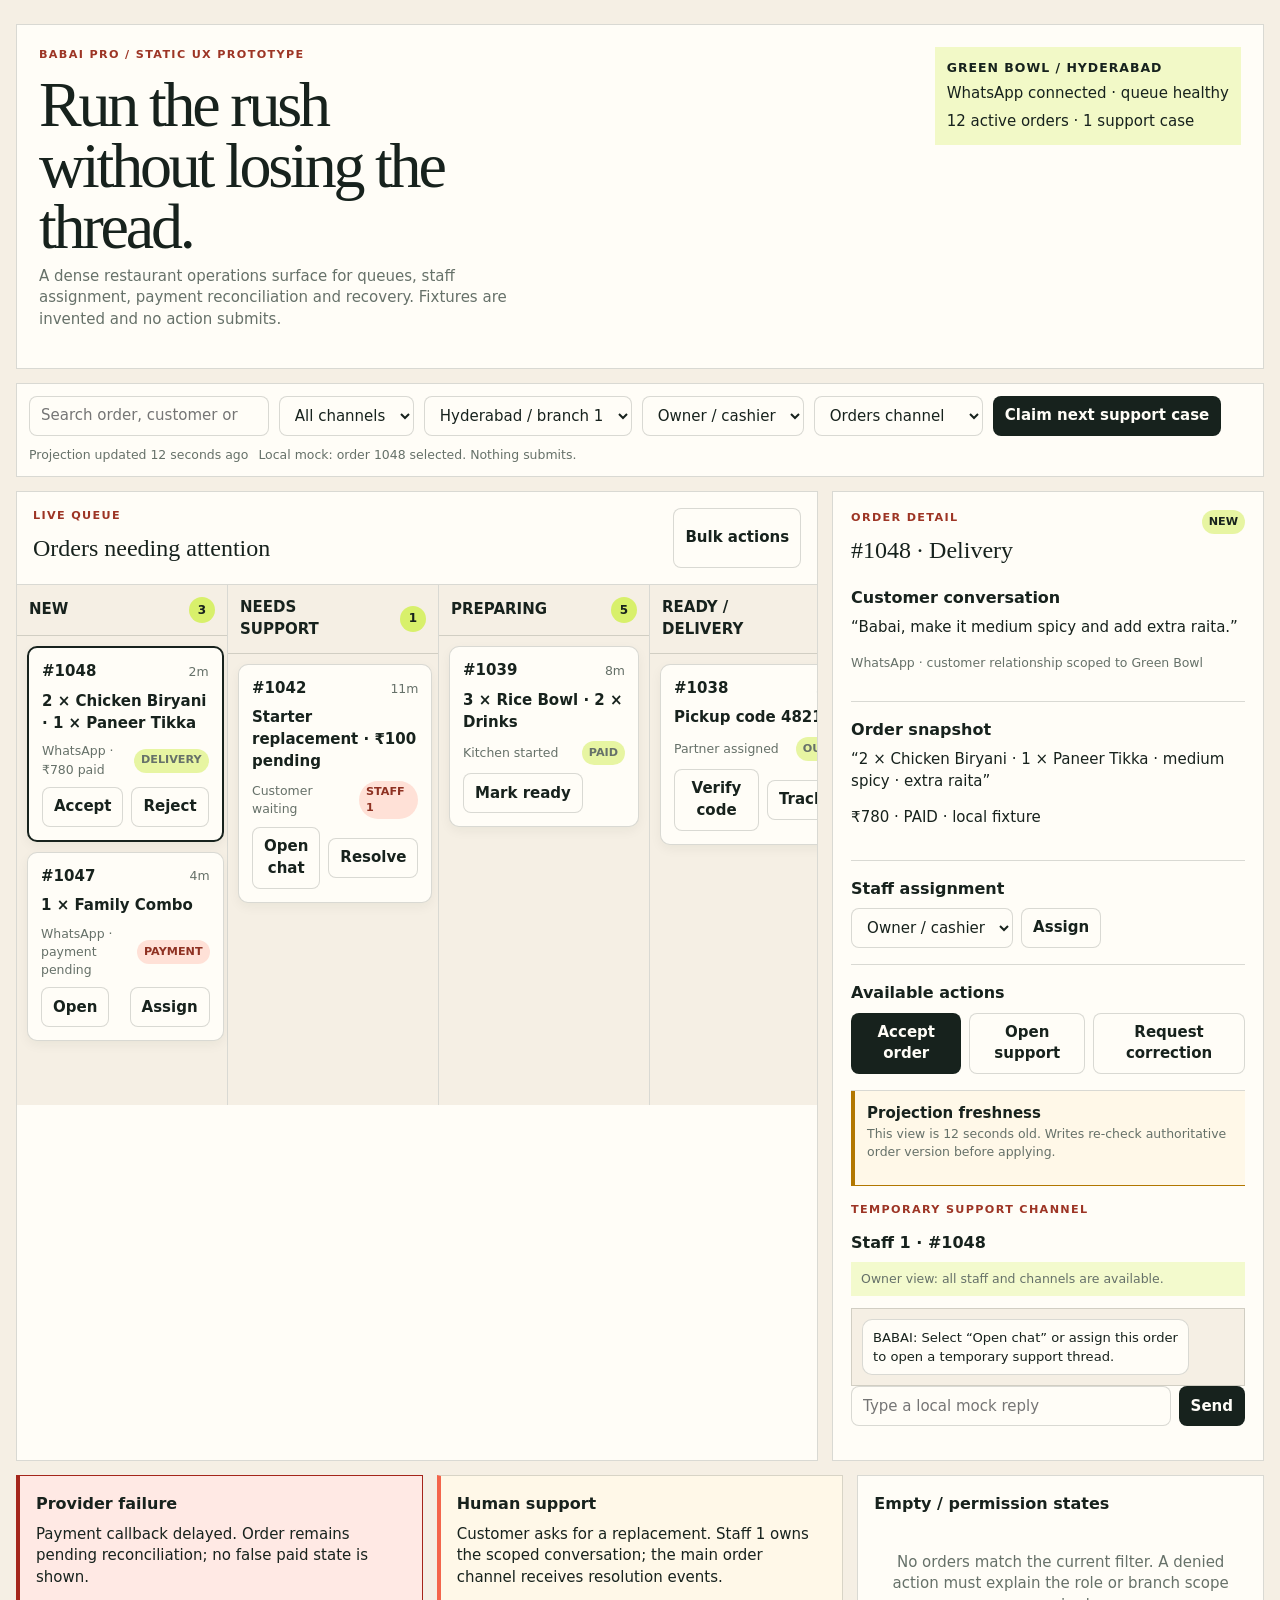
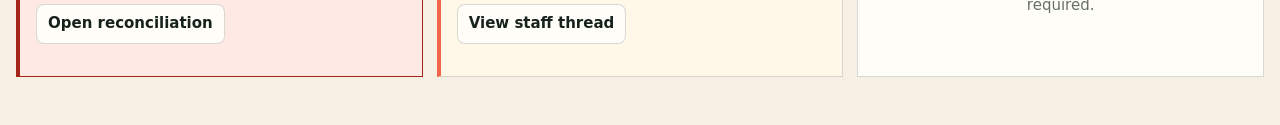
<file: pro/index.html>
<!doctype html>
<html lang="en">
  <head>
    <meta charset="utf-8">
    <meta name="viewport" content="width=device-width, initial-scale=1">
    <link rel="icon" href="../favicon.svg" type="image/svg+xml">
    <title>BABAI Pro operations cockpit — static UX prototype</title>
    <style>
      :root { color-scheme: light; --ink: #17221d; --paper: #f5efe4; --card: #fffdf7; --line: rgba(23,34,29,.16); --lime: #d8f06b; --red: #f3654b; --muted: #667169; }
      * { box-sizing: border-box; }
      body { margin: 0; background: var(--paper); color: var(--ink); font: 15px/1.45 system-ui, sans-serif; }
      main { width: min(1500px, calc(100% - 32px)); margin: 0 auto; padding: 24px 0 48px; }
      header, .toolbar, .queue, .detail, .panel { border: 1px solid var(--line); background: var(--card); }
      header { display: flex; justify-content: space-between; gap: 20px; align-items: start; padding: 22px; }
      h1, h2, h3, p { margin-top: 0; }
      h1 { max-width: 14ch; margin-bottom: 8px; font: 500 clamp(2rem, 5vw, 4rem)/.95 Georgia, serif; letter-spacing: -.05em; }
      h2 { margin-bottom: 8px; font: 500 1.5rem/1 Georgia, serif; }
      h3 { margin-bottom: 8px; font-size: 1rem; }
      .eyebrow, .label { color: #9d3525; font-size: .7rem; font-weight: 800; letter-spacing: .12em; text-transform: uppercase; }
      .eyebrow { margin-bottom: 12px; }
      .note { max-width: 480px; color: var(--muted); }
      .health { display: grid; gap: 6px; min-width: 220px; padding: 12px; background: rgba(216,240,107,.34); }
      .health strong { font-size: .78rem; letter-spacing: .08em; }
      .toolbar { display: flex; flex-wrap: wrap; gap: 10px; align-items: center; padding: 12px; margin-top: 14px; }
      button, input, select { min-height: 40px; border: 1px solid var(--line); border-radius: 8px; background: var(--card); color: var(--ink); padding: 8px 11px; font: inherit; }
      button { cursor: pointer; font-weight: 700; }
      button.primary { background: var(--ink); color: var(--card); }
      button:focus-visible, input:focus-visible, select:focus-visible { outline: 3px solid #536bff; outline-offset: 2px; }
      .toolbar input { flex: 1 1 220px; }
      .toolbar .spacer { flex: 1; }
      .freshness { color: var(--muted); font-size: .78rem; }
      .workspace { display: grid; grid-template-columns: minmax(0, 1.3fr) minmax(320px, .7fr); gap: 14px; margin-top: 14px; }
      .queue { overflow: hidden; }
      .queue-header { display: flex; justify-content: space-between; padding: 16px; border-bottom: 1px solid var(--line); }
      .columns { display: grid; grid-template-columns: repeat(4, minmax(210px, 1fr)); gap: 1px; overflow-x: auto; background: var(--line); }
      .column { min-height: 520px; background: var(--paper); }
      .column > header { display: flex; align-items: center; justify-content: space-between; padding: 12px; border: 0; border-bottom: 1px solid var(--line); background: transparent; }
      .count { display: inline-grid; min-width: 26px; min-height: 26px; place-items: center; border-radius: 50%; background: var(--lime); font-size: .75rem; font-weight: 800; }
      .order-list { display: grid; gap: 10px; padding: 10px; }
      .order { display: grid; gap: 8px; padding: 13px; border: 1px solid var(--line); border-radius: 10px; background: var(--card); box-shadow: 0 4px 12px rgba(23,34,29,.05); }
      .order.selected { border: 2px solid var(--ink); }
      .order-top, .order-meta, .actions { display: flex; justify-content: space-between; gap: 8px; align-items: center; }
      .order-id { font-weight: 850; }
      .order-time, .order-meta, .muted { color: var(--muted); font-size: .78rem; }
      .chip { display: inline-flex; align-items: center; min-height: 24px; padding: 3px 7px; border-radius: 999px; background: rgba(216,240,107,.6); font-size: .7rem; font-weight: 800; }
      .chip.warn { background: #ffe1d7; color: #8e3122; }
      .detail { min-width: 0; padding: 18px; }
      .detail-header { display: flex; justify-content: space-between; gap: 10px; align-items: start; }
      .detail-section { padding: 16px 0; border-bottom: 1px solid var(--line); }
      .detail-section:last-child { border-bottom: 0; }
      .timeline { display: grid; gap: 10px; }
      .timeline-item { display: grid; grid-template-columns: 80px 1fr; gap: 10px; font-size: .84rem; }
      .timeline-item time { color: var(--muted); }
      .assignment { display: flex; flex-wrap: wrap; gap: 8px; align-items: center; }
      .state-box { padding: 12px; border-left: 4px solid var(--red); background: #fff8e8; }
      .state-box.stale { border-color: #b27700; }
      .state-box.error { border-color: #a4261b; background: #ffe9e4; }
      .empty { padding: 28px 14px; color: var(--muted); text-align: center; }
      .panel-row { display: grid; grid-template-columns: repeat(3, 1fr); gap: 14px; margin-top: 14px; }
      .panel { padding: 16px; }
      .order[draggable="true"] { cursor: grab; }
      .order.dragging { opacity: .45; }
      .column.drop-target { outline: 3px dashed #536bff; outline-offset: -6px; }
      .channel-bar, .chat-thread { display: grid; gap: 10px; }
      .channel-bar { grid-template-columns: 1fr 1fr; margin-top: 14px; }
      .chat-thread { max-height: 230px; overflow-y: auto; padding: 10px; background: var(--paper); border: 1px solid var(--line); }
      .chat-message { max-width: 88%; padding: 8px 10px; border: 1px solid var(--line); border-radius: 10px; background: var(--card); font-size: .82rem; }
      .chat-message.outgoing { margin-left: auto; background: var(--lime); }
      .chat-compose { display: flex; gap: 8px; }
      .chat-compose input { flex: 1; min-width: 0; }
      .scope-note { padding: 8px 10px; background: rgba(216,240,107,.3); color: var(--muted); font-size: .78rem; }
      @media (max-width: 980px) { .workspace { grid-template-columns: 1fr; } .columns { grid-template-columns: repeat(4, 250px); } }
      @media (max-width: 620px) { main { width: min(100% - 20px, 1500px); } header { flex-direction: column; } .panel-row { grid-template-columns: 1fr; } }
    </style>
  </head>
  <body>
    <main>
      <header>
        <div>
          <p class="eyebrow">BABAI PRO / STATIC UX PROTOTYPE</p>
          <h1>Run the rush without losing the thread.</h1>
          <p class="note">A dense restaurant operations surface for queues, staff assignment, payment reconciliation and recovery. Fixtures are invented and no action submits.</p>
        </div>
        <div class="health" role="status">
          <strong>GREEN BOWL / HYDERABAD</strong>
          <span>WhatsApp connected · queue healthy</span>
          <span>12 active orders · 1 support case</span>
        </div>
      </header>

      <section class="toolbar" aria-label="Order filters and actions">
        <input type="search" aria-label="Search order or customer" placeholder="Search order, customer or phone">
        <select aria-label="Filter by channel"><option>All channels</option><option>WhatsApp</option><option>Web</option></select>
        <select aria-label="Filter by branch"><option>Hyderabad / branch 1</option></select>
        <select id="role-select" aria-label="Current operator role"><option value="owner">Owner / cashier</option><option value="staff1">Staff 1</option><option value="staff2">Staff 2</option><option value="staff3">Staff 3</option></select>
        <select id="channel-select" aria-label="Channel to inspect"><option value="orders">Orders channel</option><option value="support-1042">Support · #1042</option><option value="staff-1-1048">Staff 1 · #1048</option></select>
        <button class="primary" type="button">Claim next support case</button>
        <span class="spacer"></span>
        <span class="freshness">Projection updated 12 seconds ago</span>
        <span id="action-status" class="freshness" role="status" aria-live="polite">Local mock: no action submitted.</span>
      </section>

      <div class="workspace">
        <section class="queue" aria-labelledby="queue-title">
          <div class="queue-header">
            <div><p class="eyebrow">LIVE QUEUE</p><h2 id="queue-title">Orders needing attention</h2></div>
            <button type="button">Bulk actions</button>
          </div>
          <div class="columns">
            <section class="column" data-queue="new" aria-labelledby="new-title">
              <header><strong id="new-title">NEW</strong><span class="count">3</span></header>
              <div class="order-list">
                <article class="order selected" draggable="true" data-order-id="1048" data-assignee="owner">
                  <div class="order-top"><span class="order-id">#1048</span><span class="order-time">2m</span></div>
                  <strong>2 × Chicken Biryani · 1 × Paneer Tikka</strong>
                  <div class="order-meta"><span>WhatsApp · ₹780 paid</span><span class="chip">DELIVERY</span></div>
                  <div class="actions"><button type="button">Accept</button><button type="button">Reject</button></div>
                </article>
                <article class="order" draggable="true" data-order-id="1047" data-assignee="owner">
                  <div class="order-top"><span class="order-id">#1047</span><span class="order-time">4m</span></div>
                  <strong>1 × Family Combo</strong>
                  <div class="order-meta"><span>WhatsApp · payment pending</span><span class="chip warn">PAYMENT</span></div>
                  <div class="actions"><button type="button">Open</button><button type="button">Assign</button></div>
                </article>
              </div>
            </section>
            <section class="column" data-queue="support" aria-labelledby="support-title">
              <header><strong id="support-title">NEEDS SUPPORT</strong><span class="count">1</span></header>
              <div class="order-list">
                <article class="order" draggable="true" data-order-id="1042" data-assignee="staff1">
                  <div class="order-top"><span class="order-id">#1042</span><span class="order-time">11m</span></div>
                  <strong>Starter replacement · ₹100 pending</strong>
                  <div class="order-meta"><span>Customer waiting</span><span class="chip warn">STAFF 1</span></div>
                  <div class="actions"><button type="button">Open chat</button><button type="button">Resolve</button></div>
                </article>
              </div>
            </section>
            <section class="column" data-queue="preparing" aria-labelledby="prep-title">
              <header><strong id="prep-title">PREPARING</strong><span class="count">5</span></header>
              <div class="order-list">
                <article class="order" draggable="true" data-order-id="1039" data-assignee="kitchen">
                  <div class="order-top"><span class="order-id">#1039</span><span class="order-time">8m</span></div>
                  <strong>3 × Rice Bowl · 2 × Drinks</strong>
                  <div class="order-meta"><span>Kitchen started</span><span class="chip">PAID</span></div>
                  <div class="actions"><button type="button">Mark ready</button></div>
                </article>
              </div>
            </section>
            <section class="column" data-queue="ready" aria-labelledby="ready-title">
              <header><strong id="ready-title">READY / DELIVERY</strong><span class="count">3</span></header>
              <div class="order-list">
                <article class="order" draggable="true" data-order-id="1038" data-assignee="delivery">
                  <div class="order-top"><span class="order-id">#1038</span><span class="order-time">3m</span></div>
                  <strong>Pickup code 4821</strong>
                  <div class="order-meta"><span>Partner assigned</span><span class="chip">OUT</span></div>
                  <div class="actions"><button type="button">Verify code</button><button type="button">Track</button></div>
                </article>
              </div>
            </section>
          </div>
        </section>

        <aside class="detail" aria-labelledby="detail-title">
          <div class="detail-header">
            <div><p class="eyebrow">ORDER DETAIL</p><h2 id="detail-title">#1048 · Delivery</h2></div>
            <span class="chip">NEW</span>
          </div>
          <div class="detail-section">
            <h3>Customer conversation</h3>
            <p>“Babai, make it medium spicy and add extra raita.”</p>
            <p class="muted">WhatsApp · customer relationship scoped to Green Bowl</p>
          </div>
          <div class="detail-section">
            <h3>Order snapshot</h3>
            <p>2 × Chicken Biryani · 1 × Paneer Tikka · medium spicy · extra raita</p>
            <p><strong>₹780 · PAID</strong> · delivery · ETA 35–45 minutes</p>
          </div>
          <div class="detail-section">
            <h3>Staff assignment</h3>
            <div class="assignment"><select aria-label="Assign staff"><option>Owner / cashier</option><option>Staff 1</option><option>Staff 2</option><option>Staff 3</option></select><button type="button">Assign</button></div>
          </div>
          <div class="detail-section">
            <h3>Available actions</h3>
            <div class="actions"><button class="primary" type="button">Accept order</button><button type="button">Open support</button><button type="button">Request correction</button></div>
          </div>
          <div class="detail-section state-box stale">
            <strong>Projection freshness</strong>
            <p class="muted">This view is 12 seconds old. Writes re-check authoritative order version before applying.</p>
          </div>
          <div class="detail-section">
            <p class="eyebrow">TEMPORARY SUPPORT CHANNEL</p>
            <h3 id="chat-title">Orders channel · #1048</h3>
            <p id="scope-note" class="scope-note">Owner view: all staff and channels are available.</p>
            <div id="chat-thread" class="chat-thread" aria-live="polite">
              <div class="chat-message">BABAI: Select “Open chat” or assign this order to open a temporary support thread.</div>
            </div>
            <div class="chat-compose">
              <input id="chat-input" type="text" aria-label="Message in temporary support channel" placeholder="Type a local mock reply">
              <button id="chat-send" class="primary" type="button">Send</button>
            </div>
          </div>
        </aside>
      </div>

      <div class="panel-row">
        <section class="panel state-box error" aria-label="Provider error example">
          <h3>Provider failure</h3>
          <p>Payment callback delayed. Order remains pending reconciliation; no false paid state is shown.</p>
          <button type="button">Open reconciliation</button>
        </section>
        <section class="panel state-box" aria-label="Support assignment example">
          <h3>Human support</h3>
          <p>Customer asks for a replacement. Staff 1 owns the scoped conversation; the main order channel receives resolution events.</p>
          <button type="button">View staff thread</button>
        </section>
        <section class="panel" aria-label="Empty state example">
          <h3>Empty / permission states</h3>
          <p class="empty">No orders match the current filter. A denied action must explain the role or branch scope required.</p>
        </section>
      </div>
    </main>
    <script>
      (() => {
        const status = document.querySelector("#action-status");
        const announce = (message) => {
          if (status) status.textContent = `Local mock: ${message}. Nothing submits.`;
        };
        const normalize = (value) => value.toLowerCase().replace(/\s+/g, " ").trim();
        const queue = (name) => document.querySelector(`[data-queue="${name}"] .order-list`);
        const setOrderState = (order, state, targetQueue, nextActions) => {
          const chip = order.querySelector(".chip");
          if (chip) {
            chip.textContent = state;
            chip.classList.toggle("warn", state === "REJECTED" || state === "PAYMENT");
          }
          order.dataset.state = state;
          if (targetQueue) queue(targetQueue)?.append(order);
          const actions = order.querySelector(".actions");
          if (actions && nextActions) {
            actions.innerHTML = nextActions.map((label) => `<button type="button">${label}</button>`).join("");
          }
        };
        document.addEventListener("click", (event) => {
          const button = event.target.closest("button");
          if (!button) return;
          const action = normalize(button.textContent);
          const order = button.closest(".order");
          if (action === "accept" || action === "accept order") {
            const selected = order || document.querySelector(".order.selected");
            if (selected) setOrderState(selected, "ACCEPTED", "preparing", ["Mark ready", "Open support"]);
            announce("order accepted and moved to PREPARING");
            return;
          }
          if (action === "reject") {
            if (order) setOrderState(order, "REJECTED", "new", ["Open"]);
            announce("order rejected and retained for audit");
            return;
          }
          if (action === "mark ready") {
            if (order) setOrderState(order, "READY", "ready", ["Verify code", "Track"]);
            announce("order marked ready and moved to READY / DELIVERY");
            return;
          }
          if (action === "verify code") {
            if (order) setOrderState(order, "PICKUP VERIFIED", "ready", ["Track"]);
            announce("pickup code verified");
            return;
          }
          if (action === "track") {
            if (order) setOrderState(order, "OUT FOR DELIVERY", "ready", ["Open"]);
            announce("delivery tracking opened");
            return;
          }
          if (action === "resolve") {
            if (order) order.remove();
            announce("support case resolved and removed from NEEDS SUPPORT");
            return;
          }
          if (action === "assign") {
            announce("staff assignment saved for the local fixture");
            return;
          }
          announce(`${button.textContent.trim()} applied to the local fixture`);
        });
      })();
    </script>
    <script>
      (() => {
        const roleSelect = document.querySelector("#role-select");
        const channelSelect = document.querySelector("#channel-select");
        const status = document.querySelector("#action-status");
        const chatTitle = document.querySelector("#chat-title");
        const chatThread = document.querySelector("#chat-thread");
        const chatInput = document.querySelector("#chat-input");
        const scopeNote = document.querySelector("#scope-note");
        const columns = [...document.querySelectorAll(".column")];
        const orders = [...document.querySelectorAll(".order")];
        const details = {
          "1048": { title: "#1048 · Delivery", text: "2 × Chicken Biryani · 1 × Paneer Tikka · medium spicy · extra raita", amount: "₹780 · PAID", channel: "Staff 1 · #1048" },
          "1047": { title: "#1047 · Payment pending", text: "1 × Family Combo · customer awaiting payment", amount: "₹399 · PENDING", channel: "Orders channel · #1047" },
          "1042": { title: "#1042 · Support", text: "Starter replacement · ₹100 pending · Staff 1 assigned", amount: "₹100 · PENDING", channel: "Support · #1042" },
          "1039": { title: "#1039 · Preparing", text: "3 × Rice Bowl · 2 × Drinks · kitchen started", amount: "₹620 · PAID", channel: "Orders channel · #1039" },
          "1038": { title: "#1038 · Pickup", text: "Pickup code 4821 · partner assigned", amount: "₹480 · PAID", channel: "Orders channel · #1038" },
        };
        const selectedOrder = () => document.querySelector(".order.selected");
        const announce = (message) => {
          if (status) status.textContent = `Local mock: ${message}. Nothing submits.`;
        };
        const renderDetail = (order) => {
          if (!order) return;
          const detail = details[order.dataset.orderId] || details["1048"];
          document.querySelector("#detail-title").textContent = detail.title;
          const sections = document.querySelectorAll(".detail-section");
          sections[1]?.querySelector("p:first-of-type")?.replaceChildren(document.createTextNode(`“${detail.text}”`));
          sections[1]?.querySelector("p:last-of-type")?.replaceChildren(document.createTextNode(`${detail.amount} · local fixture`));
          chatTitle.textContent = detail.channel;
          announce(`order ${order.dataset.orderId} selected`);
        };
        const canView = (order) => {
          const role = roleSelect.value;
          return role === "owner" || order.dataset.assignee === role;
        };
        const applyScope = () => {
          orders.forEach((order) => {
            order.hidden = !canView(order);
          });
          const owner = roleSelect.value === "owner";
          scopeNote.textContent = owner
            ? "Owner view: all staff and channels are available."
            : `Staff view: only ${roleSelect.options[roleSelect.selectedIndex].text} assigned channels are available.`;
          channelSelect.disabled = owner === false;
          if (!owner) channelSelect.value = roleSelect.value === "staff1" ? "staff-1-1048" : "orders";
          announce(owner ? "owner scope enabled" : `${roleSelect.options[roleSelect.selectedIndex].text} scope enabled`);
        };
        const moveOrder = (order, columnName, state) => {
          const target = document.querySelector(`[data-queue="${columnName}"] .order-list`);
          if (!target) return;
          target.append(order);
          order.dataset.state = state;
          const chip = order.querySelector(".chip");
          if (chip) chip.textContent = state;
        };
        const addChat = (text, outgoing = false) => {
          const message = document.createElement("div");
          message.className = `chat-message${outgoing ? " outgoing" : ""}`;
          message.textContent = text;
          chatThread.append(message);
          chatThread.scrollTop = chatThread.scrollHeight;
        };
        const openTemporaryChat = (order) => {
          const role = roleSelect.value;
          const actor = role === "owner" ? "Owner / cashier" : roleSelect.options[roleSelect.selectedIndex].text;
          chatTitle.textContent = `${actor} ↔ Customer · #${order.dataset.orderId}`;
          addChat(`BABAI: Temporary channel opened for ${actor} ↔ customer. This thread reflects on restaurant WhatsApp.`, false);
          addChat(`${actor}: I’m reviewing order #${order.dataset.orderId}.`, true);
          announce(`temporary support channel opened for order ${order.dataset.orderId}`);
        };
        orders.forEach((order) => {
          order.addEventListener("click", (event) => {
            if (event.target.closest("button")) return;
            orders.forEach((item) => item.classList.remove("selected"));
            order.classList.add("selected");
            renderDetail(order);
          });
          order.addEventListener("dragstart", (event) => {
            event.dataTransfer.setData("text/plain", order.dataset.orderId);
            order.classList.add("dragging");
          });
          order.addEventListener("dragend", () => order.classList.remove("dragging"));
        });
        columns.forEach((column) => {
          column.addEventListener("dragover", (event) => {
            event.preventDefault();
            column.classList.add("drop-target");
          });
          column.addEventListener("dragleave", () => column.classList.remove("drop-target"));
          column.addEventListener("drop", (event) => {
            event.preventDefault();
            column.classList.remove("drop-target");
            const order = document.querySelector(`[data-order-id="${event.dataTransfer.getData("text/plain")}"]`);
            if (!order || !canView(order)) return announce("drop denied by role scope");
            const queueName = column.dataset.queue;
            const states = { new: "NEW", support: "NEEDS SUPPORT", preparing: "PREPARING", ready: "READY / DELIVERY" };
            moveOrder(order, queueName, states[queueName]);
            orders.forEach((item) => item.classList.remove("selected"));
            order.classList.add("selected");
            renderDetail(order);
            announce(`order ${order.dataset.orderId} moved to ${states[queueName]}`);
          });
        });
        roleSelect.addEventListener("change", applyScope);
        channelSelect.addEventListener("change", () => {
          chatTitle.textContent = channelSelect.options[channelSelect.selectedIndex].text;
          announce(`channel changed to ${channelSelect.options[channelSelect.selectedIndex].text}`);
        });
        document.addEventListener("click", (event) => {
          const button = event.target.closest("button");
          if (!button) return;
          const action = button.textContent.trim().toLowerCase();
          const order = button.closest(".order") || selectedOrder();
          if (action === "open chat" || action === "open support" || action === "view staff thread") {
            if (order && canView(order)) openTemporaryChat(order);
          }
          if (action === "assign" && order && canView(order)) {
            order.dataset.assignee = roleSelect.value === "owner" ? "staff1" : roleSelect.value;
            announce(`order ${order.dataset.orderId} assigned to ${order.dataset.assignee}`);
          }
        });
        document.querySelector("#chat-send")?.addEventListener("click", () => {
          const text = chatInput.value.trim();
          if (!text) return;
          addChat(`${roleSelect.options[roleSelect.selectedIndex].text}: ${text}`, true);
          addChat("BABAI: Message reflected to the matching WhatsApp conversation mock.", false);
          chatInput.value = "";
          announce("message reflected to web and WhatsApp mock channels");
        });
        chatInput?.addEventListener("keydown", (event) => {
          if (event.key === "Enter") document.querySelector("#chat-send")?.click();
        });
        applyScope();
        renderDetail(selectedOrder());
      })();
    </script>
  </body>
</html>
</file>
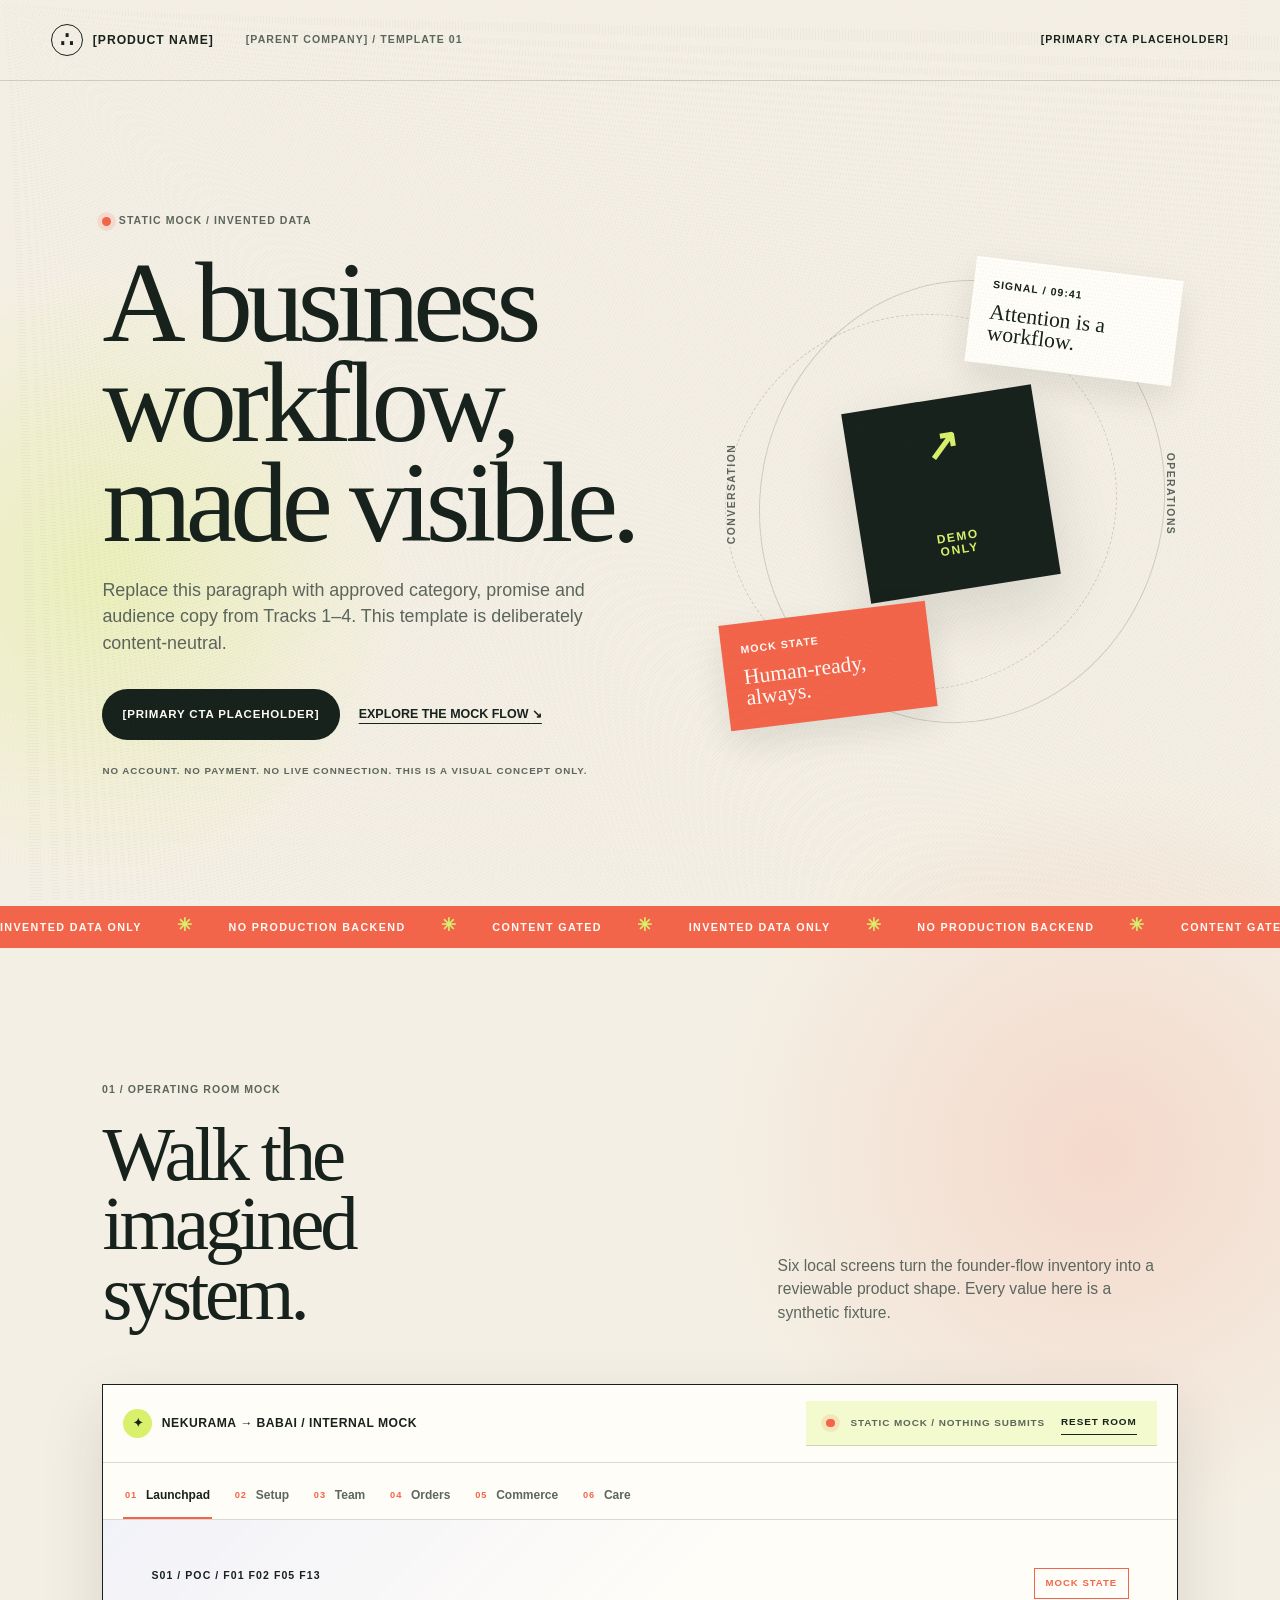
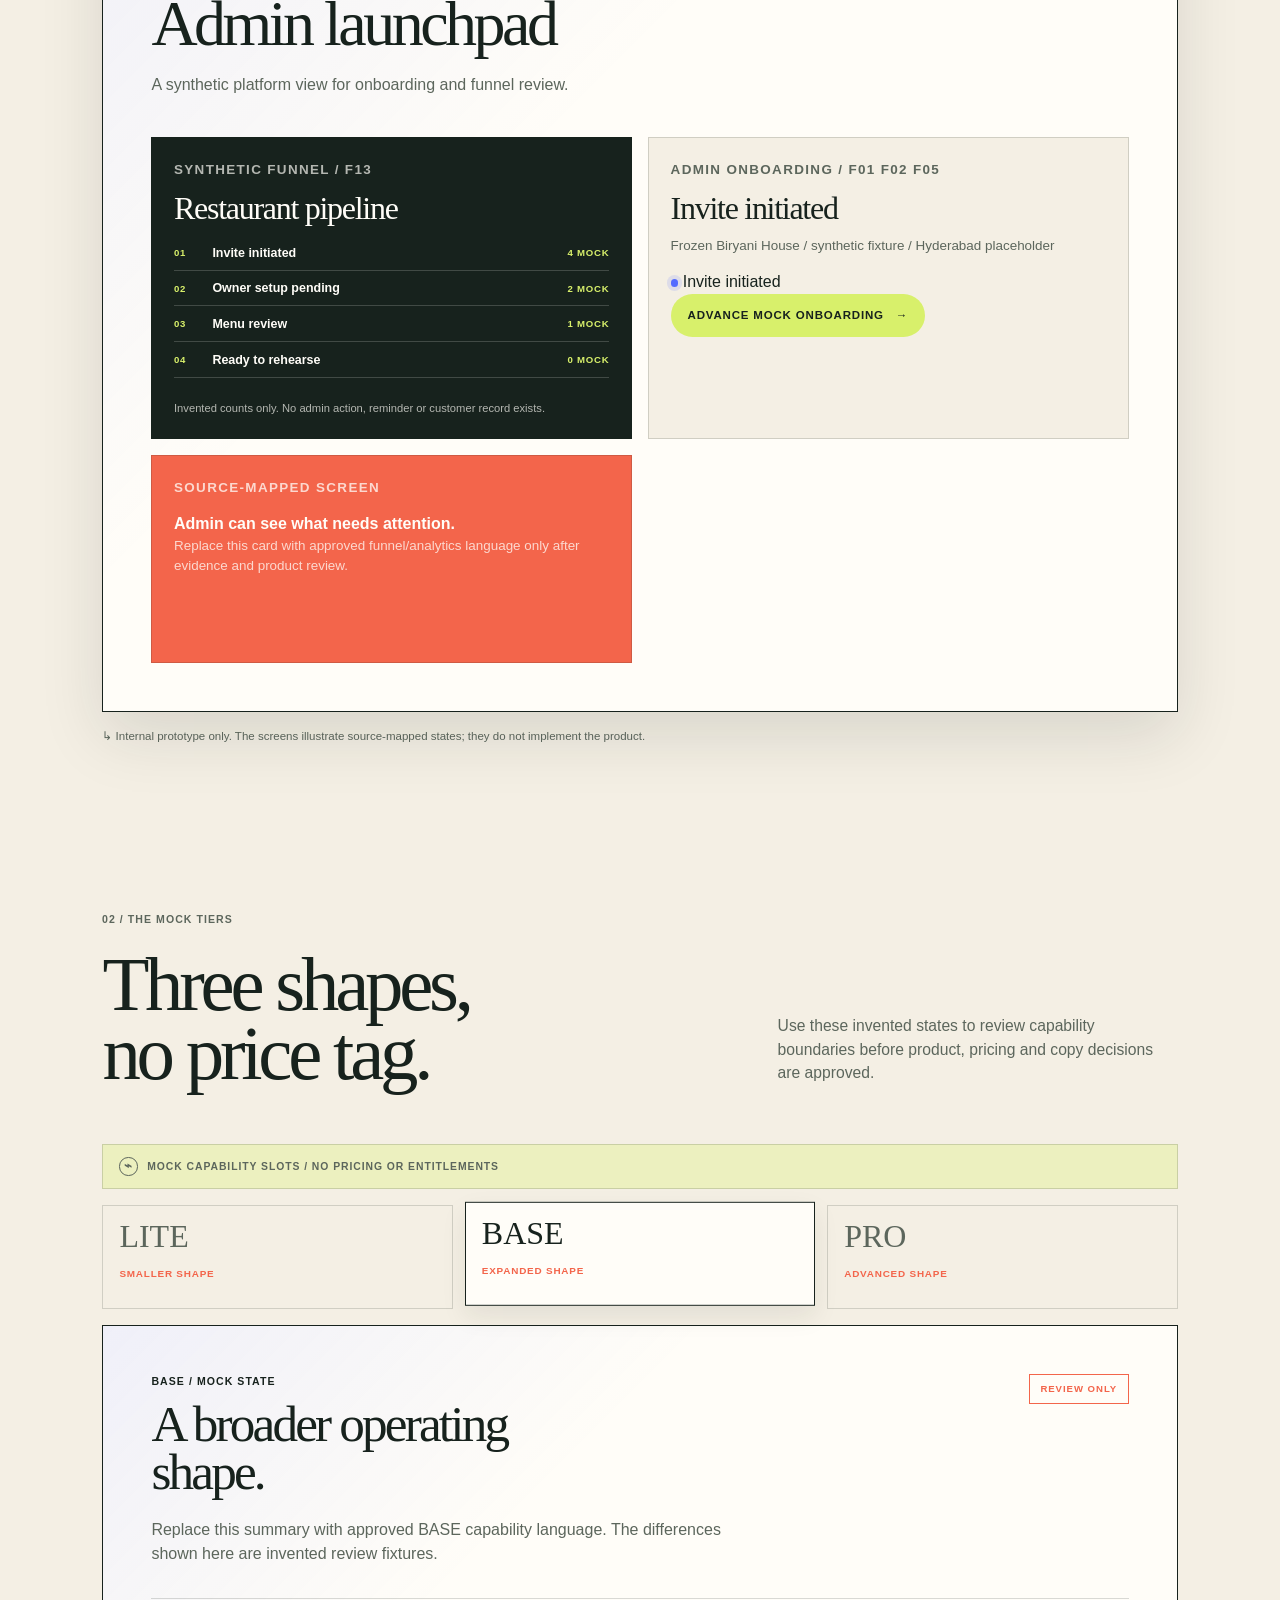
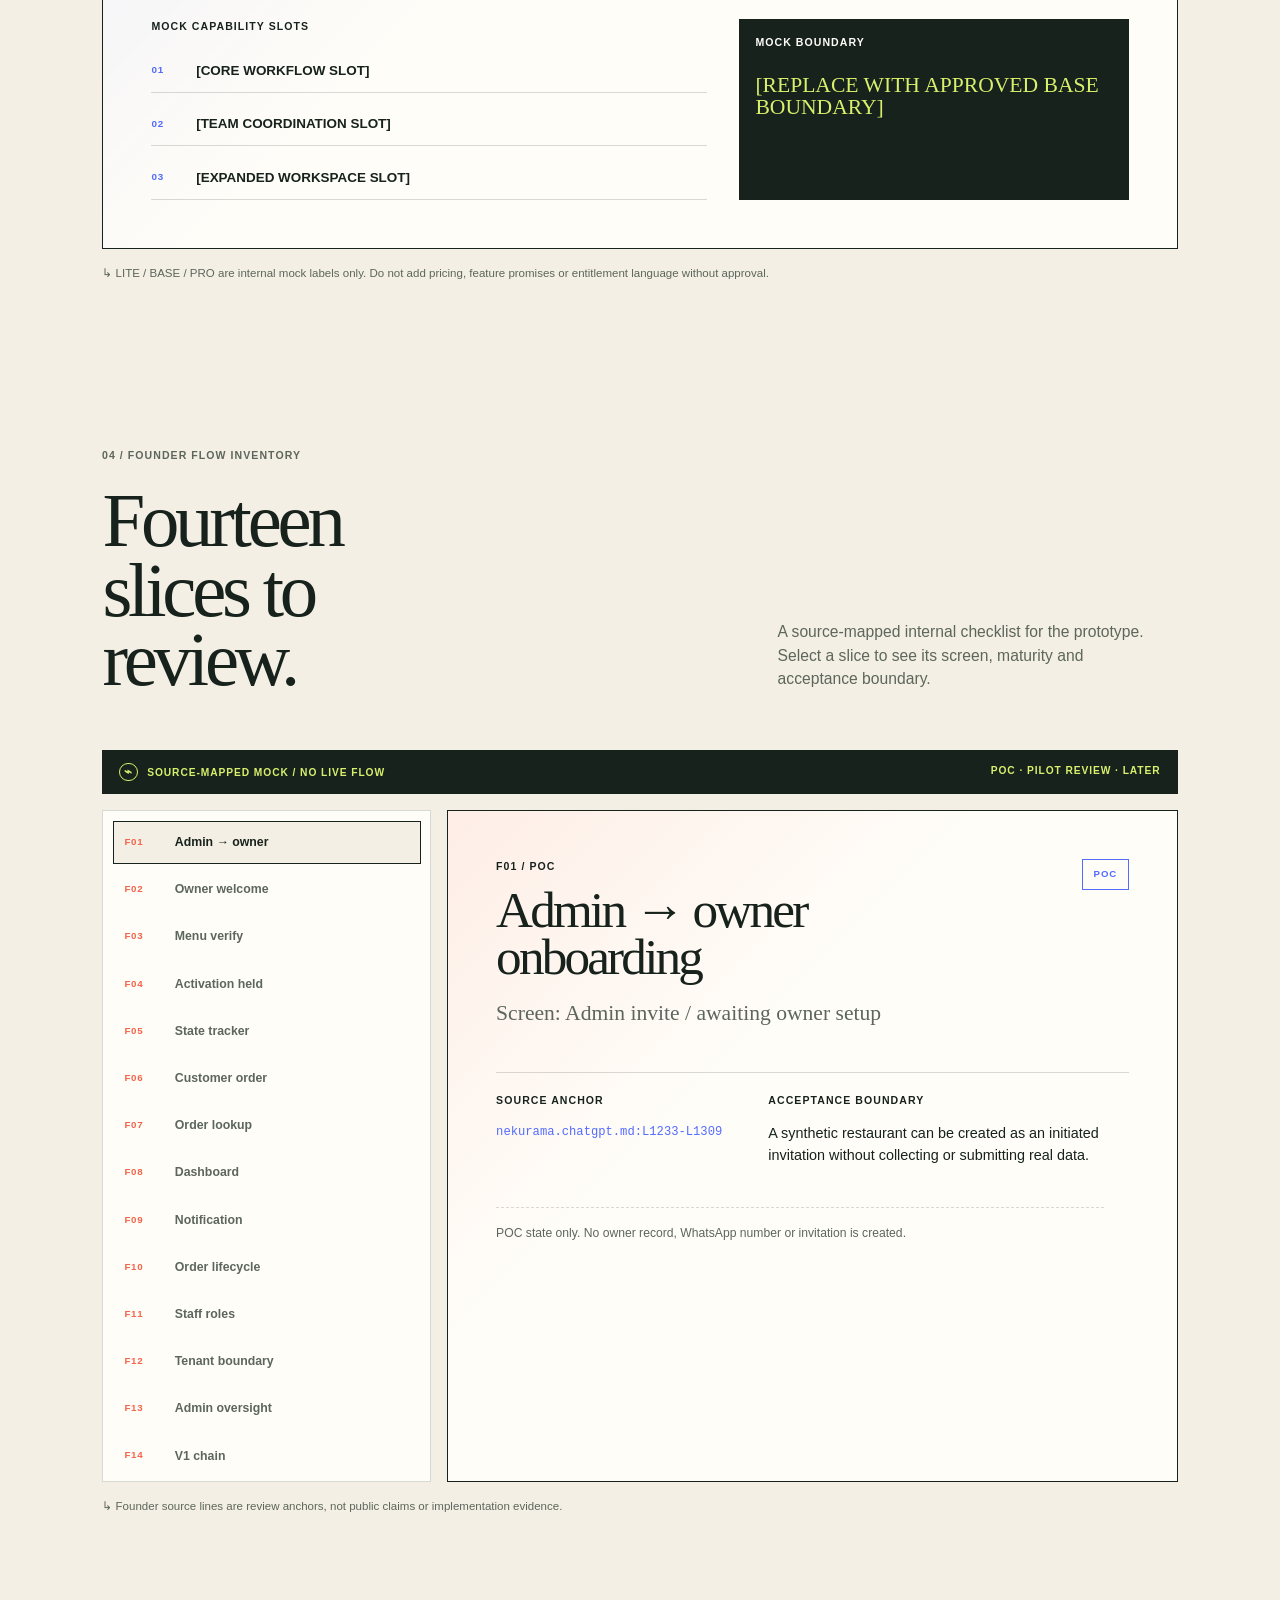
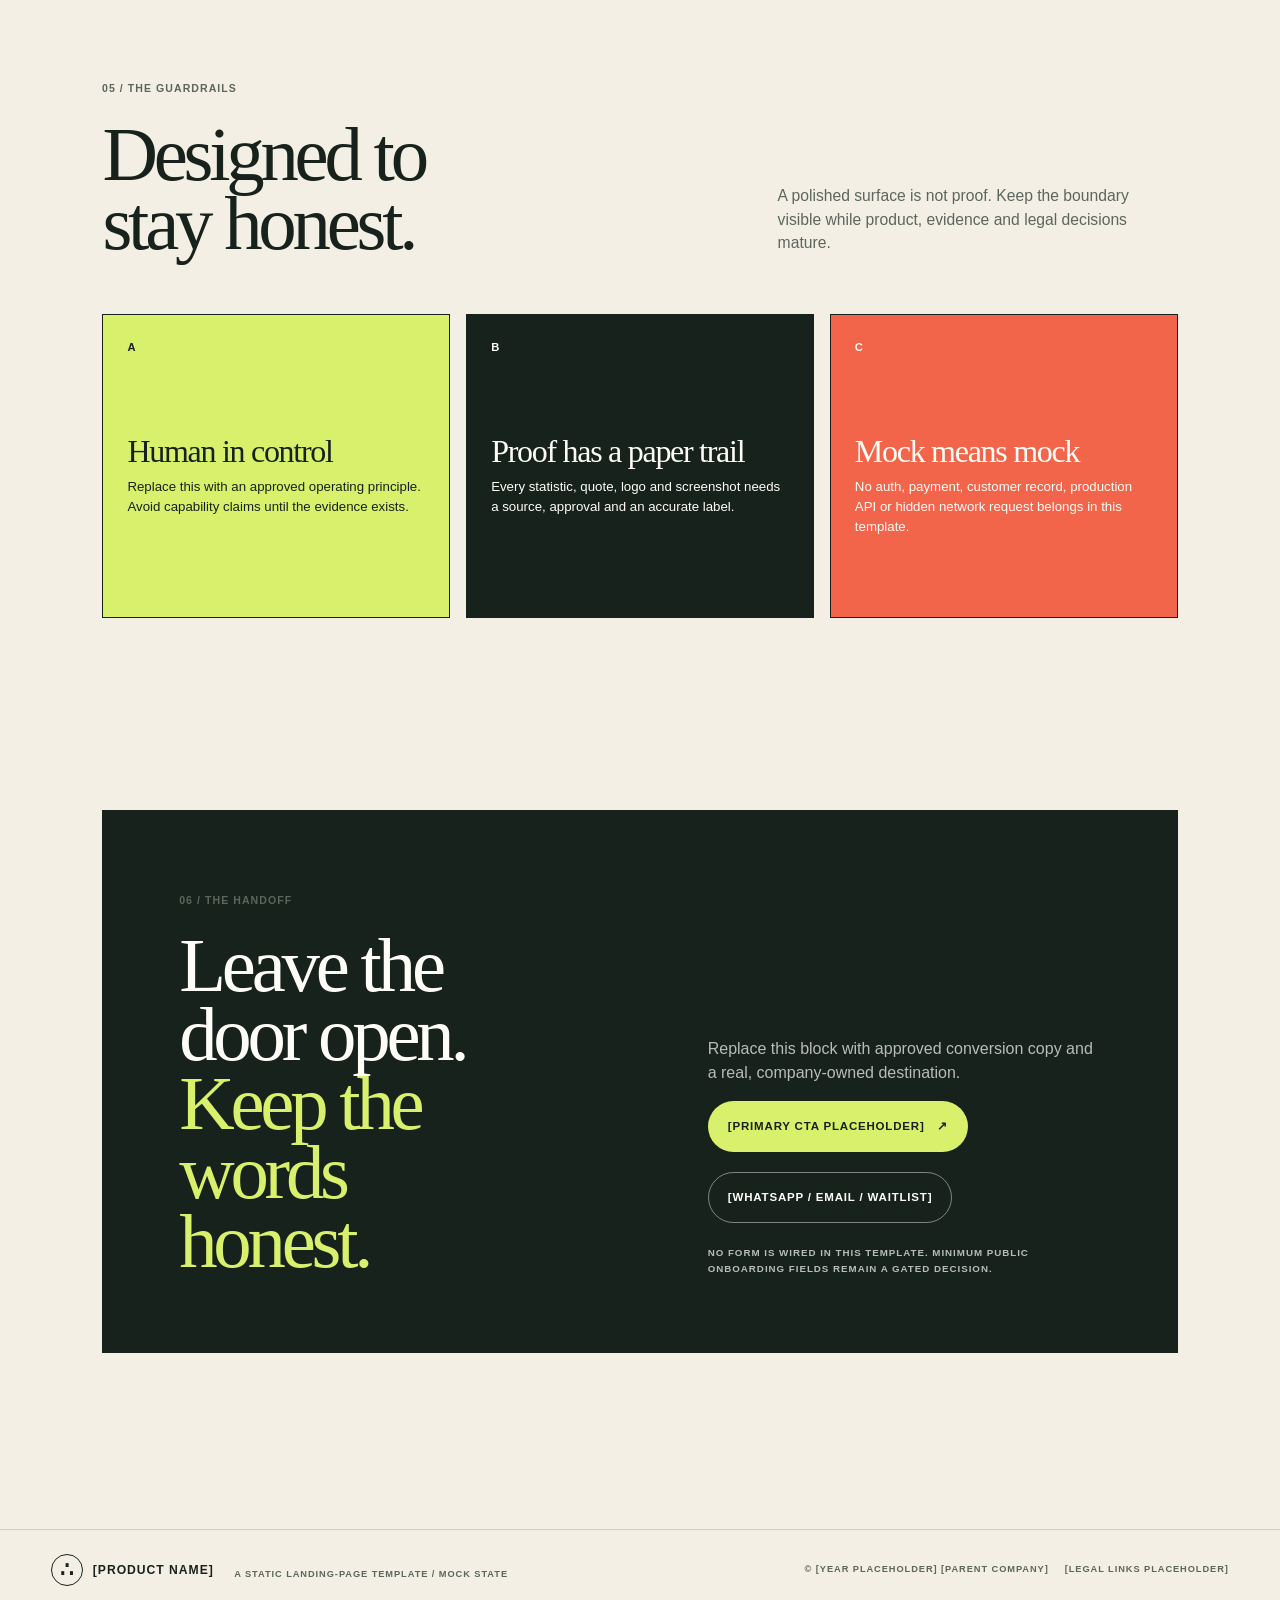
<file: site/index.html>
<!doctype html>
<html lang="en">
  <head>
    <meta charset="utf-8" />
    <meta name="viewport" content="width=device-width, initial-scale=1" />
    <meta
      name="description"
      content="Content-neutral landing-page template with an illustrative workflow mock."
    />
    <meta name="theme-color" content="#f4efe4" />
    <title>[PRODUCT NAME] — static landing-page template</title>
    <link rel="icon" href="./favicon.svg" type="image/svg+xml" />
    <link rel="stylesheet" href="./styles.css" />
  </head>
  <body>
    <a class="skip-link" href="#main-content">Skip to content</a>

    <div class="page-frame">
      <header class="site-header" aria-label="Site header">
        <a class="wordmark" href="#top" aria-label="Return to top">
          <span class="wordmark-mark" aria-hidden="true">∴</span>
          <span>[PRODUCT NAME]</span>
        </a>
        <p class="header-note">[PARENT COMPANY] / TEMPLATE 01</p>
        <a class="header-link" href="#contact">[PRIMARY CTA PLACEHOLDER]</a>
      </header>

      <main id="main-content">
        <section class="hero section-grid" id="top" aria-labelledby="hero-title">
          <div class="hero-copy reveal">
            <p class="eyebrow"><span class="status-dot" aria-hidden="true"></span> STATIC MOCK / INVENTED DATA</p>
            <h1 id="hero-title">A business workflow, made visible.</h1>
            <p class="hero-lede">
              Replace this paragraph with approved category, promise and audience
              copy from Tracks 1–4. This template is deliberately content-neutral.
            </p>
            <div class="hero-actions" aria-label="Primary actions">
              <a class="button button-primary" href="#contact">[PRIMARY CTA PLACEHOLDER]</a>
              <a class="text-link" href="#experience">Explore the mock flow <span aria-hidden="true">↘</span></a>
            </div>
            <p class="micro-note">
              No account. No payment. No live connection. This is a visual concept only.
            </p>
          </div>

          <div class="hero-orbit reveal reveal-delay" aria-label="Illustrative signal board">
            <div class="orbit-halo orbit-halo-one" aria-hidden="true"></div>
            <div class="orbit-halo orbit-halo-two" aria-hidden="true"></div>
            <div class="orbit-card orbit-card-top">
              <span class="card-kicker">SIGNAL / 09:41</span>
              <strong>Attention is a workflow.</strong>
            </div>
            <div class="orbit-core">
              <span class="core-rune" aria-hidden="true">↗</span>
              <span>DEMO<br />ONLY</span>
            </div>
            <div class="orbit-card orbit-card-bottom">
              <span class="card-kicker">MOCK STATE</span>
              <strong>Human-ready, always.</strong>
            </div>
            <span class="orbit-label orbit-label-left">conversation</span>
            <span class="orbit-label orbit-label-right">operations</span>
          </div>
        </section>

        <section class="marquee-band" aria-label="Template boundary">
          <div class="marquee-track">
            <span>INVENTED DATA ONLY</span><span aria-hidden="true">✳</span>
            <span>NO PRODUCTION BACKEND</span><span aria-hidden="true">✳</span>
            <span>CONTENT GATED</span><span aria-hidden="true">✳</span>
            <span>INVENTED DATA ONLY</span><span aria-hidden="true">✳</span>
            <span>NO PRODUCTION BACKEND</span><span aria-hidden="true">✳</span>
            <span>CONTENT GATED</span><span aria-hidden="true">✳</span>
          </div>
        </section>

        <section class="experience section-wrap" id="experience" aria-labelledby="experience-title">
          <div class="section-heading reveal">
            <div>
              <p class="eyebrow">01 / OPERATING ROOM MOCK</p>
              <h2 id="experience-title">Walk the imagined system.</h2>
            </div>
            <p class="section-intro">
              Six local screens turn the founder-flow inventory into a reviewable
              product shape. Every value here is a synthetic fixture.
            </p>
          </div>

          <div class="prototype-shell reveal" id="prototype">
            <div class="prototype-topline">
              <div class="demo-brand">
                <span class="demo-brand-mark" aria-hidden="true">✦</span>
                <span>NEKURAMA → BABAI / INTERNAL MOCK</span>
              </div>
              <div class="prototype-safety">
                <span class="status-dot" aria-hidden="true"></span>
                <span>STATIC MOCK / NOTHING SUBMITS</span>
                <button class="reset-button" type="button" id="prototype-reset">Reset room</button>
              </div>
            </div>

            <div class="prototype-tabs" role="tablist" aria-label="Operating room mock screens" aria-orientation="horizontal">
              <button class="prototype-tab is-active" id="prototype-tab-launchpad" role="tab" aria-selected="true" aria-controls="prototype-panel" tabindex="0" data-prototype-screen="launchpad">
                <span class="tab-index">01</span> Launchpad
              </button>
              <button class="prototype-tab" id="prototype-tab-setup" role="tab" aria-selected="false" aria-controls="prototype-panel" tabindex="-1" data-prototype-screen="setup">
                <span class="tab-index">02</span> Setup
              </button>
              <button class="prototype-tab" id="prototype-tab-team" role="tab" aria-selected="false" aria-controls="prototype-panel" tabindex="-1" data-prototype-screen="team">
                <span class="tab-index">03</span> Team
              </button>
              <button class="prototype-tab" id="prototype-tab-orders" role="tab" aria-selected="false" aria-controls="prototype-panel" tabindex="-1" data-prototype-screen="orders">
                <span class="tab-index">04</span> Orders
              </button>
              <button class="prototype-tab" id="prototype-tab-commerce" role="tab" aria-selected="false" aria-controls="prototype-panel" tabindex="-1" data-prototype-screen="commerce">
                <span class="tab-index">05</span> Commerce
              </button>
              <button class="prototype-tab" id="prototype-tab-care" role="tab" aria-selected="false" aria-controls="prototype-panel" tabindex="-1" data-prototype-screen="care">
                <span class="tab-index">06</span> Care
              </button>
            </div>

            <div class="prototype-panel" id="prototype-panel" role="tabpanel" aria-labelledby="prototype-tab-launchpad" aria-describedby="prototype-safety prototype-announcement">
              <div class="prototype-panel-heading">
                <div>
                  <p class="card-kicker" id="prototype-kicker">S01 / POC / F01 F02 F05 F13</p>
                  <h3 id="prototype-title">Admin launchpad</h3>
                </div>
                <span class="prototype-stage" id="prototype-stage">MOCK STATE</span>
              </div>
              <p class="prototype-copy" id="prototype-copy">A synthetic platform view for onboarding and funnel review.</p>
              <p class="sr-only" id="prototype-announcement" role="status" aria-live="polite" aria-atomic="true"></p>
              <div class="prototype-content" id="prototype-content"></div>
            </div>
          </div>
          <p class="demo-caption"><span aria-hidden="true">↳</span> Internal prototype only. The screens illustrate source-mapped states; they do not implement the product.</p>
        </section>

        <section class="tiers section-wrap" id="tiers" aria-labelledby="tiers-title">
          <div class="section-heading reveal">
            <div>
              <p class="eyebrow">02 / THE MOCK TIERS</p>
              <h2 id="tiers-title">Three shapes, no price tag.</h2>
            </div>
            <p class="section-intro">
              Use these invented states to review capability boundaries before
              product, pricing and copy decisions are approved.
            </p>
          </div>

          <div class="tier-safety" id="tier-safety" role="note">
            <span><span class="safety-icon" aria-hidden="true">⌁</span> MOCK CAPABILITY SLOTS / NO PRICING OR ENTITLEMENTS</span>
          </div>

          <div class="tier-tabs" role="tablist" aria-label="Mock capability tiers" aria-orientation="horizontal">
            <button class="tier-tab is-active" id="tier-tab-lite" role="tab" aria-selected="true" aria-controls="tier-panel" tabindex="0" data-tier="lite">
              <span class="tier-code">LITE</span>
              <span class="tier-tab-note">smaller shape</span>
            </button>
            <button class="tier-tab" id="tier-tab-base" role="tab" aria-selected="false" aria-controls="tier-panel" tabindex="-1" data-tier="base">
              <span class="tier-code">BASE</span>
              <span class="tier-tab-note">expanded shape</span>
            </button>
            <button class="tier-tab" id="tier-tab-pro" role="tab" aria-selected="false" aria-controls="tier-panel" tabindex="-1" data-tier="pro">
              <span class="tier-code">PRO</span>
              <span class="tier-tab-note">advanced shape</span>
            </button>
          </div>

          <div class="tier-panel" id="tier-panel" role="tabpanel" aria-labelledby="tier-tab-lite" aria-describedby="tier-safety tier-announcement">
            <div class="tier-panel-heading">
              <div>
                <p class="card-kicker" id="tier-kicker">LITE / MOCK STATE</p>
                <h3 id="tier-title">A smaller starting shape.</h3>
              </div>
              <span class="tier-badge" id="tier-badge">REVIEW ONLY</span>
            </div>
            <p class="tier-copy" id="tier-copy">
              Replace this summary with approved LITE capability language. It is
              a placeholder, not a product entitlement or public claim.
            </p>
            <p class="sr-only" id="tier-announcement" role="status" aria-live="polite" aria-atomic="true"></p>
            <div class="tier-capability-grid">
              <div>
                <p class="card-kicker">MOCK CAPABILITY SLOTS</p>
                <ul class="tier-capabilities" id="tier-capabilities">
                  <li><span aria-hidden="true">01</span>[CORE CAPABILITY PLACEHOLDER]</li>
                  <li><span aria-hidden="true">02</span>[REVIEW / SUPPORT SLOT]</li>
                  <li><span aria-hidden="true">03</span>[WORKSPACE BOUNDARY SLOT]</li>
                </ul>
              </div>
              <div class="tier-boundary">
                <p class="card-kicker">MOCK BOUNDARY</p>
                <p id="tier-boundary">[REPLACE WITH APPROVED LITE BOUNDARY]</p>
              </div>
            </div>
          </div>
          <p class="demo-caption"><span aria-hidden="true">↳</span> LITE / BASE / PRO are internal mock labels only. Do not add pricing, feature promises or entitlement language without approval.</p>
        </section>

        <section class="flow-inventory section-wrap" id="flow-inventory" aria-labelledby="flow-inventory-title">
          <div class="section-heading reveal">
            <div>
              <p class="eyebrow">04 / FOUNDER FLOW INVENTORY</p>
              <h2 id="flow-inventory-title">Fourteen slices to review.</h2>
            </div>
            <p class="section-intro">
              A source-mapped internal checklist for the prototype. Select a
              slice to see its screen, maturity and acceptance boundary.
            </p>
          </div>

          <div class="flow-safety" id="flow-safety" role="note">
            <span><span class="safety-icon" aria-hidden="true">⌁</span> SOURCE-MAPPED MOCK / NO LIVE FLOW</span>
            <span>POC · PILOT REVIEW · LATER</span>
          </div>

          <div class="flow-inventory-shell">
            <div class="flow-index" role="tablist" aria-label="Founder flow inventory" aria-orientation="vertical">
              <button class="flow-index-tab is-active" id="flow-tab-f01" role="tab" aria-selected="true" aria-controls="flow-panel" tabindex="0" data-flow="f01">
                <span class="flow-index-id">F01</span><span>Admin → owner</span>
              </button>
              <button class="flow-index-tab" id="flow-tab-f02" role="tab" aria-selected="false" aria-controls="flow-panel" tabindex="-1" data-flow="f02">
                <span class="flow-index-id">F02</span><span>Owner welcome</span>
              </button>
              <button class="flow-index-tab" id="flow-tab-f03" role="tab" aria-selected="false" aria-controls="flow-panel" tabindex="-1" data-flow="f03">
                <span class="flow-index-id">F03</span><span>Menu verify</span>
              </button>
              <button class="flow-index-tab" id="flow-tab-f04" role="tab" aria-selected="false" aria-controls="flow-panel" tabindex="-1" data-flow="f04">
                <span class="flow-index-id">F04</span><span>Activation held</span>
              </button>
              <button class="flow-index-tab" id="flow-tab-f05" role="tab" aria-selected="false" aria-controls="flow-panel" tabindex="-1" data-flow="f05">
                <span class="flow-index-id">F05</span><span>State tracker</span>
              </button>
              <button class="flow-index-tab" id="flow-tab-f06" role="tab" aria-selected="false" aria-controls="flow-panel" tabindex="-1" data-flow="f06">
                <span class="flow-index-id">F06</span><span>Customer order</span>
              </button>
              <button class="flow-index-tab" id="flow-tab-f07" role="tab" aria-selected="false" aria-controls="flow-panel" tabindex="-1" data-flow="f07">
                <span class="flow-index-id">F07</span><span>Order lookup</span>
              </button>
              <button class="flow-index-tab" id="flow-tab-f08" role="tab" aria-selected="false" aria-controls="flow-panel" tabindex="-1" data-flow="f08">
                <span class="flow-index-id">F08</span><span>Dashboard</span>
              </button>
              <button class="flow-index-tab" id="flow-tab-f09" role="tab" aria-selected="false" aria-controls="flow-panel" tabindex="-1" data-flow="f09">
                <span class="flow-index-id">F09</span><span>Notification</span>
              </button>
              <button class="flow-index-tab" id="flow-tab-f10" role="tab" aria-selected="false" aria-controls="flow-panel" tabindex="-1" data-flow="f10">
                <span class="flow-index-id">F10</span><span>Order lifecycle</span>
              </button>
              <button class="flow-index-tab" id="flow-tab-f11" role="tab" aria-selected="false" aria-controls="flow-panel" tabindex="-1" data-flow="f11">
                <span class="flow-index-id">F11</span><span>Staff roles</span>
              </button>
              <button class="flow-index-tab" id="flow-tab-f12" role="tab" aria-selected="false" aria-controls="flow-panel" tabindex="-1" data-flow="f12">
                <span class="flow-index-id">F12</span><span>Tenant boundary</span>
              </button>
              <button class="flow-index-tab" id="flow-tab-f13" role="tab" aria-selected="false" aria-controls="flow-panel" tabindex="-1" data-flow="f13">
                <span class="flow-index-id">F13</span><span>Admin oversight</span>
              </button>
              <button class="flow-index-tab" id="flow-tab-f14" role="tab" aria-selected="false" aria-controls="flow-panel" tabindex="-1" data-flow="f14">
                <span class="flow-index-id">F14</span><span>V1 chain</span>
              </button>
            </div>

            <article class="flow-panel" id="flow-panel" role="tabpanel" aria-labelledby="flow-tab-f01" aria-describedby="flow-safety flow-announcement">
              <div class="flow-panel-heading">
                <div>
                  <p class="card-kicker" id="flow-kicker">F01 / POC</p>
                  <h3 id="flow-title">Admin → owner onboarding</h3>
                </div>
                <span class="flow-maturity flow-maturity-poc" id="flow-maturity">POC</span>
              </div>
              <p class="flow-screen" id="flow-screen">Screen: Admin invite / awaiting owner setup</p>
              <p class="sr-only" id="flow-announcement" role="status" aria-live="polite" aria-atomic="true"></p>
              <div class="flow-panel-grid">
                <div>
                  <p class="card-kicker">SOURCE ANCHOR</p>
                  <p class="flow-source" id="flow-source">nekurama.chatgpt.md:L1233-L1309</p>
                </div>
                <div>
                  <p class="card-kicker">ACCEPTANCE BOUNDARY</p>
                  <p class="flow-acceptance" id="flow-acceptance">A synthetic restaurant can be created as an initiated invitation without collecting or submitting real data.</p>
                </div>
              </div>
              <p class="flow-later-note" id="flow-note">Internal source mapping only. This is not a live flow or product promise.</p>
            </article>
          </div>
          <p class="demo-caption"><span aria-hidden="true">↳</span> Founder source lines are review anchors, not public claims or implementation evidence.</p>
        </section>

        <section class="principles section-wrap" id="principles" aria-labelledby="principles-title">
          <div class="section-heading reveal">
            <div>
              <p class="eyebrow">05 / THE GUARDRAILS</p>
              <h2 id="principles-title">Designed to stay honest.</h2>
            </div>
            <p class="section-intro">
              A polished surface is not proof. Keep the boundary visible while
              product, evidence and legal decisions mature.
            </p>
          </div>
          <div class="principles-grid">
            <article class="principle-card principle-card-lime reveal">
              <span class="principle-number">A</span>
              <h3>Human in control</h3>
              <p>Replace this with an approved operating principle. Avoid capability claims until the evidence exists.</p>
            </article>
            <article class="principle-card principle-card-ink reveal reveal-delay">
              <span class="principle-number">B</span>
              <h3>Proof has a paper trail</h3>
              <p>Every statistic, quote, logo and screenshot needs a source, approval and an accurate label.</p>
            </article>
            <article class="principle-card principle-card-red reveal reveal-delay-two">
              <span class="principle-number">C</span>
              <h3>Mock means mock</h3>
              <p>No auth, payment, customer record, production API or hidden network request belongs in this template.</p>
            </article>
          </div>
        </section>

        <section class="contact section-wrap" id="contact" aria-labelledby="contact-title">
          <div class="contact-panel reveal">
            <div>
              <p class="eyebrow">06 / THE HANDOFF</p>
              <h2 id="contact-title">Leave the door open.<br /><em>Keep the words honest.</em></h2>
            </div>
            <div class="contact-copy">
              <p>Replace this block with approved conversion copy and a real, company-owned destination.</p>
              <div class="contact-actions" aria-label="Contact placeholders">
                <a class="button button-light" href="#contact">[PRIMARY CTA PLACEHOLDER] <span aria-hidden="true">↗</span></a>
                <a class="button button-outline-light" href="#contact">[WHATSAPP / EMAIL / WAITLIST]</a>
              </div>
              <p class="micro-note micro-note-light">No form is wired in this template. Minimum public onboarding fields remain a gated decision.</p>
            </div>
          </div>
        </section>
      </main>

      <footer class="site-footer">
        <div>
          <span class="wordmark"><span class="wordmark-mark" aria-hidden="true">∴</span> [PRODUCT NAME]</span>
          <span class="footer-note">A static landing-page template / mock state</span>
        </div>
        <div class="footer-right">
          <span>© [YEAR PLACEHOLDER] [PARENT COMPANY]</span>
          <span>[LEGAL LINKS PLACEHOLDER]</span>
        </div>
      </footer>
    </div>

    <noscript>
      <div class="noscript-note">This template’s mock flow needs JavaScript for its illustrative state changes. The surrounding content remains available without it.</div>
    </noscript>
    <script src="./app.js" defer></script>
  </body>
</html>
</file>
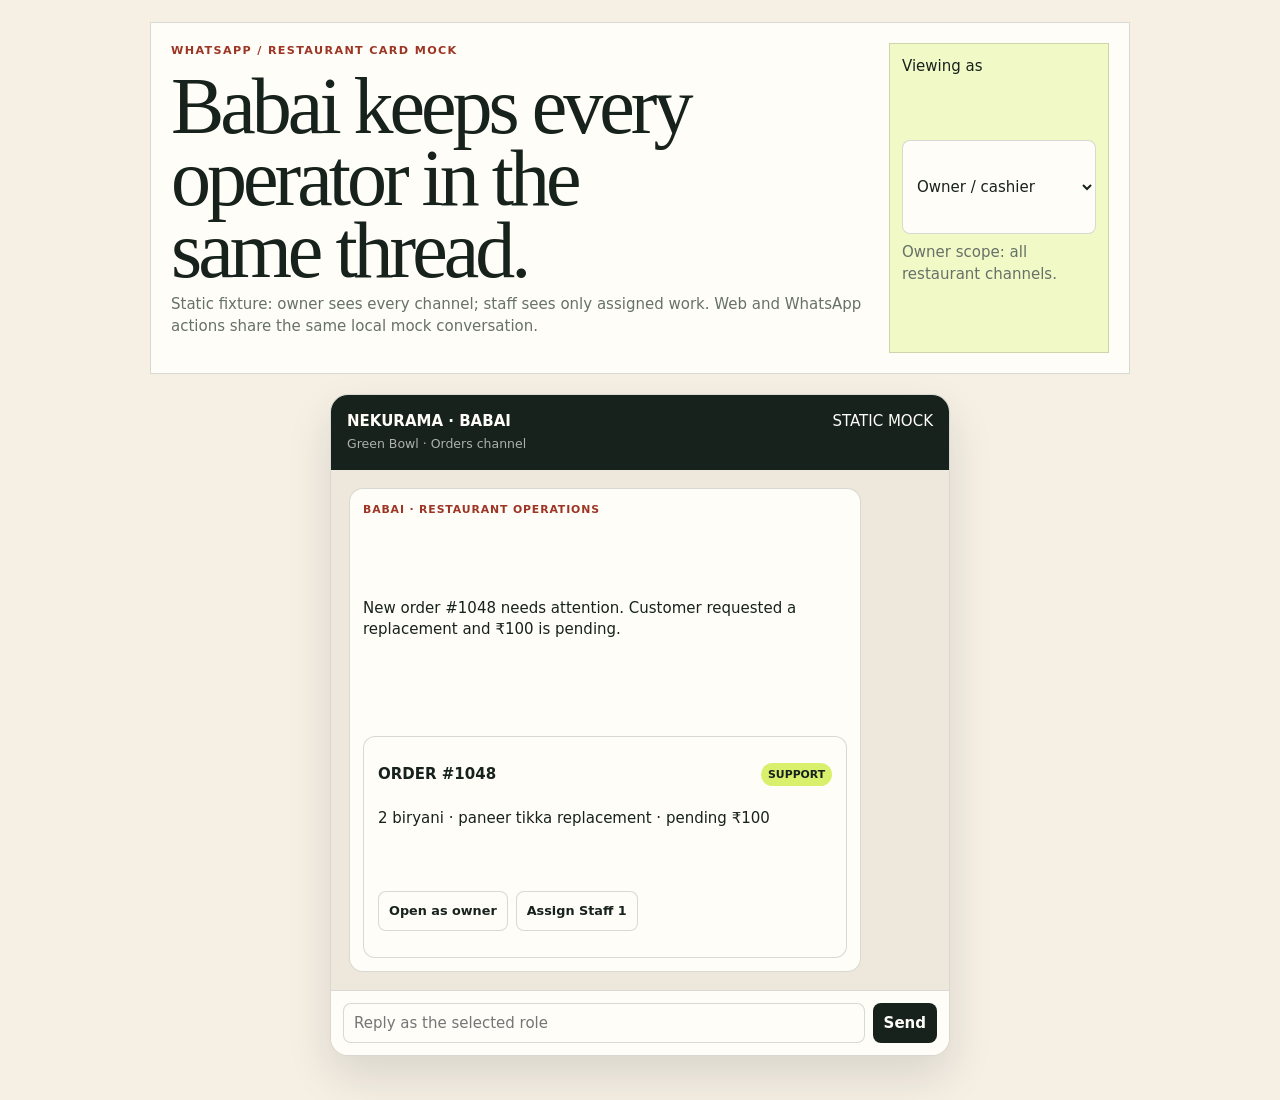
<file: whatsapp/index.html>
<!doctype html>
<html lang="en">
  <head>
    <meta charset="utf-8">
    <meta name="viewport" content="width=device-width, initial-scale=1">
    <link rel="icon" href="../favicon.svg" type="image/svg+xml">
    <title>BABAI restaurant WhatsApp card mock</title>
    <style>
      :root { color-scheme: light; --ink: #17221d; --paper: #f5efe4; --card: #fffdf7; --line: rgba(23,34,29,.16); --lime: #d8f06b; --red: #f3654b; --muted: #667169; }
      * { box-sizing: border-box; }
      body { margin: 0; background: var(--paper); color: var(--ink); font: 15px/1.45 system-ui, sans-serif; }
      main { width: min(980px, calc(100% - 28px)); margin: 0 auto; padding: 22px 0 44px; }
      header, .phone, .card, .scope { border: 1px solid var(--line); background: var(--card); }
      header { display: flex; justify-content: space-between; gap: 16px; padding: 20px; }
      h1, h2, h3, p { margin-top: 0; }
      h1 { max-width: 13ch; margin-bottom: 8px; font: 500 clamp(2.4rem, 7vw, 5rem)/.9 Georgia, serif; letter-spacing: -.05em; }
      h2 { margin-bottom: 8px; font: 500 1.5rem/1 Georgia, serif; }
      .eyebrow { color: #9d3525; font-size: .7rem; font-weight: 800; letter-spacing: .12em; text-transform: uppercase; }
      .muted { color: var(--muted); }
      .scope { display: grid; gap: 8px; min-width: 220px; padding: 12px; background: rgba(216,240,107,.35); }
      select, button, input { min-height: 40px; border: 1px solid var(--line); border-radius: 8px; background: var(--card); color: var(--ink); padding: 8px 10px; font: inherit; }
      button { cursor: pointer; font-weight: 750; }
      button.primary { background: var(--ink); color: var(--card); }
      button:focus-visible, select:focus-visible, input:focus-visible { outline: 3px solid #536bff; outline-offset: 2px; }
      .phone { max-width: 620px; margin: 20px auto 0; overflow: hidden; border-radius: 18px; box-shadow: 0 20px 45px rgba(23,34,29,.12); }
      .phone-head { display: flex; justify-content: space-between; gap: 12px; padding: 16px; background: var(--ink); color: var(--card); }
      .phone-head small { color: rgba(255,253,247,.65); }
      .messages { display: grid; gap: 12px; min-height: 520px; padding: 18px; background: #eee8dc; }
      .message { display: grid; gap: 7px; max-width: 88%; padding: 13px; border: 1px solid var(--line); border-radius: 14px; background: var(--card); }
      .message.outgoing { margin-left: auto; background: var(--lime); }
      .meta { color: #9d3525; font-size: .68rem; font-weight: 850; letter-spacing: .08em; text-transform: uppercase; }
      .card { display: grid; gap: 10px; padding: 14px; border-radius: 12px; }
      .card-head, .card-actions { display: flex; justify-content: space-between; gap: 8px; align-items: center; }
      .chip { padding: 4px 7px; border-radius: 999px; background: var(--lime); font-size: .68rem; font-weight: 800; }
      .card-actions { justify-content: start; flex-wrap: wrap; }
      .card-actions button { font-size: .8rem; }
      .composer { display: flex; gap: 8px; padding: 12px; border-top: 1px solid var(--line); background: var(--card); }
      .composer input { flex: 1; min-width: 0; }
      @media (max-width: 620px) { header { flex-direction: column; } .scope { min-width: 0; } }
    </style>
  </head>
  <body>
    <main>
      <header>
        <div>
          <p class="eyebrow">WHATSAPP / RESTAURANT CARD MOCK</p>
          <h1>Babai keeps every operator in the same thread.</h1>
          <p class="muted">Static fixture: owner sees every channel; staff sees only assigned work. Web and WhatsApp actions share the same local mock conversation.</p>
        </div>
        <div class="scope">
          <label for="role">Viewing as</label>
          <select id="role">
            <option value="owner">Owner / cashier</option>
            <option value="staff1">Staff 1</option>
            <option value="staff2">Staff 2</option>
          </select>
          <span id="scope-note" class="muted">Owner scope: all restaurant channels.</span>
        </div>
      </header>

      <section class="phone" aria-label="Restaurant WhatsApp mock">
        <div class="phone-head">
          <div><strong>NEKURAMA · BABAI</strong><br><small id="channel-name">Green Bowl · Orders channel</small></div>
          <span>STATIC MOCK</span>
        </div>
        <div id="messages" class="messages" aria-live="polite">
          <div class="message"><span class="meta">BABAI · RESTAURANT OPERATIONS</span><p>New order #1048 needs attention. Customer requested a replacement and ₹100 is pending.</p><div class="card" data-case="1048" data-assignee="staff1"><div class="card-head"><strong>ORDER #1048</strong><span class="chip">SUPPORT</span></div><p>2 biryani · paneer tikka replacement · pending ₹100</p><div class="card-actions"><button type="button" data-action="open-owner">Open as owner</button><button type="button" data-action="assign-staff">Assign Staff 1</button></div></div></div>
        </div>
        <div class="composer">
          <input id="reply" type="text" aria-label="Restaurant WhatsApp reply" placeholder="Reply as the selected role">
          <button id="send" class="primary" type="button">Send</button>
        </div>
      </section>
    </main>
    <script>
      (() => {
        const role = document.querySelector("#role");
        const messages = document.querySelector("#messages");
        const note = document.querySelector("#scope-note");
        const channel = document.querySelector("#channel-name");
        const reply = document.querySelector("#reply");
        const add = (label, text, outgoing = false) => {
          const message = document.createElement("div");
          message.className = `message${outgoing ? " outgoing" : ""}`;
          message.innerHTML = `<span class="meta">${label}</span><p></p>`;
          message.querySelector("p").textContent = text;
          messages.append(message);
          messages.scrollTop = messages.scrollHeight;
        };
        const applyScope = () => {
          const isOwner = role.value === "owner";
          note.textContent = isOwner ? "Owner scope: all restaurant channels." : `Staff scope: only ${role.options[role.selectedIndex].text} assignments.`;
          document.querySelectorAll("[data-case]").forEach((card) => {
            card.hidden = !isOwner && card.dataset.assignee !== role.value;
          });
          channel.textContent = isOwner ? "Green Bowl · Orders channel" : `Green Bowl · ${role.options[role.selectedIndex].text} channel`;
        };
        role.addEventListener("change", applyScope);
        messages.addEventListener("click", (event) => {
          const action = event.target.closest("[data-action]");
          if (!action) return;
          if (action.dataset.action === "open-owner" && role.value !== "owner") {
            add("BABAI · ACCESS", "This card belongs to the owner scope. Staff 1 can open the assigned support channel only.");
            return;
          }
          if (action.dataset.action === "assign-staff") {
            add("BABAI · NEKURAMA", "Staff 1 assigned. The temporary Staff 1 ↔ Customer channel is now mirrored to the restaurant operations thread.");
            add("STAFF 1", "I’m opening the customer support conversation.", true);
          } else {
            add("OWNER / CASHIER", "I’m opening the temporary restaurant ↔ customer support channel.", true);
            add("BABAI · NEKURAMA", "The same conversation is now visible to the customer and assigned operator.");
          }
        });
        document.querySelector("#send").addEventListener("click", () => {
          const text = reply.value.trim();
          if (!text) return;
          add(role.options[role.selectedIndex].text, text, true);
          add("BABAI · NEKURAMA", "Message reflected to the matching web and WhatsApp mock channel.");
          reply.value = "";
        });
        reply.addEventListener("keydown", (event) => {
          if (event.key === "Enter") document.querySelector("#send").click();
        });
        applyScope();
      })();
    </script>
  </body>
</html>
</file>
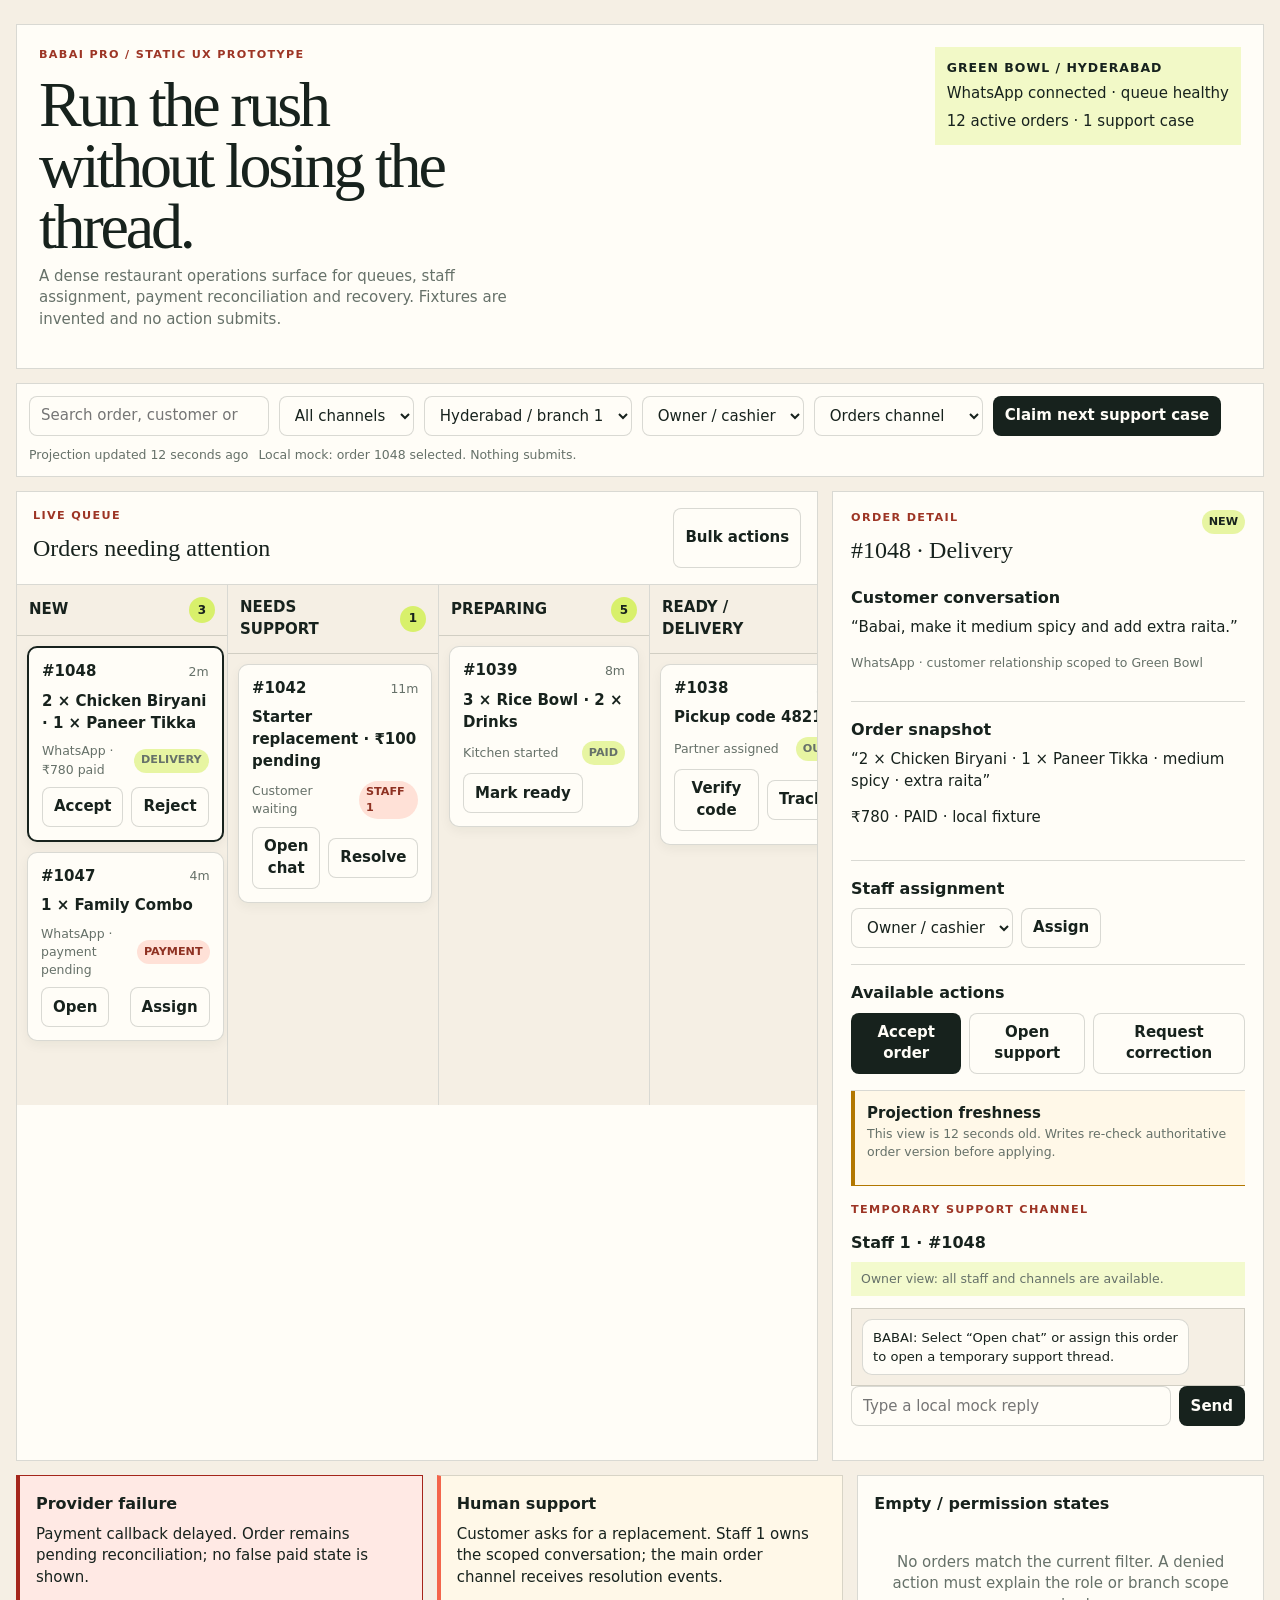
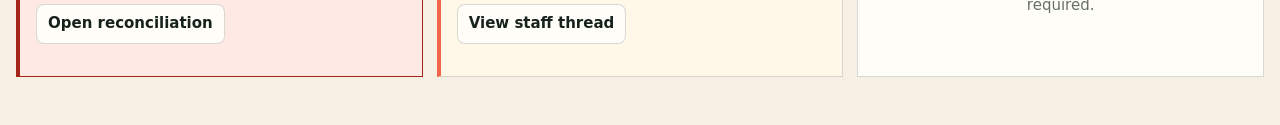
<file: docs/products/babai/pro-operations-prototype.html>
<!doctype html>
<html lang="en">
  <head>
    <meta charset="utf-8">
    <meta name="viewport" content="width=device-width, initial-scale=1">
    <link rel="icon" href="../../../favicon.svg" type="image/svg+xml">
    <title>BABAI Pro operations cockpit — static UX prototype</title>
    <style>
      :root { color-scheme: light; --ink: #17221d; --paper: #f5efe4; --card: #fffdf7; --line: rgba(23,34,29,.16); --lime: #d8f06b; --red: #f3654b; --muted: #667169; }
      * { box-sizing: border-box; }
      body { margin: 0; background: var(--paper); color: var(--ink); font: 15px/1.45 system-ui, sans-serif; }
      main { width: min(1500px, calc(100% - 32px)); margin: 0 auto; padding: 24px 0 48px; }
      header, .toolbar, .queue, .detail, .panel { border: 1px solid var(--line); background: var(--card); }
      header { display: flex; justify-content: space-between; gap: 20px; align-items: start; padding: 22px; }
      h1, h2, h3, p { margin-top: 0; }
      h1 { max-width: 14ch; margin-bottom: 8px; font: 500 clamp(2rem, 5vw, 4rem)/.95 Georgia, serif; letter-spacing: -.05em; }
      h2 { margin-bottom: 8px; font: 500 1.5rem/1 Georgia, serif; }
      h3 { margin-bottom: 8px; font-size: 1rem; }
      .eyebrow, .label { color: #9d3525; font-size: .7rem; font-weight: 800; letter-spacing: .12em; text-transform: uppercase; }
      .eyebrow { margin-bottom: 12px; }
      .note { max-width: 480px; color: var(--muted); }
      .health { display: grid; gap: 6px; min-width: 220px; padding: 12px; background: rgba(216,240,107,.34); }
      .health strong { font-size: .78rem; letter-spacing: .08em; }
      .toolbar { display: flex; flex-wrap: wrap; gap: 10px; align-items: center; padding: 12px; margin-top: 14px; }
      button, input, select { min-height: 40px; border: 1px solid var(--line); border-radius: 8px; background: var(--card); color: var(--ink); padding: 8px 11px; font: inherit; }
      button { cursor: pointer; font-weight: 700; }
      button.primary { background: var(--ink); color: var(--card); }
      button:focus-visible, input:focus-visible, select:focus-visible { outline: 3px solid #536bff; outline-offset: 2px; }
      .toolbar input { flex: 1 1 220px; }
      .toolbar .spacer { flex: 1; }
      .freshness { color: var(--muted); font-size: .78rem; }
      .workspace { display: grid; grid-template-columns: minmax(0, 1.3fr) minmax(320px, .7fr); gap: 14px; margin-top: 14px; }
      .queue { overflow: hidden; }
      .queue-header { display: flex; justify-content: space-between; padding: 16px; border-bottom: 1px solid var(--line); }
      .columns { display: grid; grid-template-columns: repeat(4, minmax(210px, 1fr)); gap: 1px; overflow-x: auto; background: var(--line); }
      .column { min-height: 520px; background: var(--paper); }
      .column > header { display: flex; align-items: center; justify-content: space-between; padding: 12px; border: 0; border-bottom: 1px solid var(--line); background: transparent; }
      .count { display: inline-grid; min-width: 26px; min-height: 26px; place-items: center; border-radius: 50%; background: var(--lime); font-size: .75rem; font-weight: 800; }
      .order-list { display: grid; gap: 10px; padding: 10px; }
      .order { display: grid; gap: 8px; padding: 13px; border: 1px solid var(--line); border-radius: 10px; background: var(--card); box-shadow: 0 4px 12px rgba(23,34,29,.05); }
      .order.selected { border: 2px solid var(--ink); }
      .order-top, .order-meta, .actions { display: flex; justify-content: space-between; gap: 8px; align-items: center; }
      .order-id { font-weight: 850; }
      .order-time, .order-meta, .muted { color: var(--muted); font-size: .78rem; }
      .chip { display: inline-flex; align-items: center; min-height: 24px; padding: 3px 7px; border-radius: 999px; background: rgba(216,240,107,.6); font-size: .7rem; font-weight: 800; }
      .chip.warn { background: #ffe1d7; color: #8e3122; }
      .detail { min-width: 0; padding: 18px; }
      .detail-header { display: flex; justify-content: space-between; gap: 10px; align-items: start; }
      .detail-section { padding: 16px 0; border-bottom: 1px solid var(--line); }
      .detail-section:last-child { border-bottom: 0; }
      .timeline { display: grid; gap: 10px; }
      .timeline-item { display: grid; grid-template-columns: 80px 1fr; gap: 10px; font-size: .84rem; }
      .timeline-item time { color: var(--muted); }
      .assignment { display: flex; flex-wrap: wrap; gap: 8px; align-items: center; }
      .state-box { padding: 12px; border-left: 4px solid var(--red); background: #fff8e8; }
      .state-box.stale { border-color: #b27700; }
      .state-box.error { border-color: #a4261b; background: #ffe9e4; }
      .empty { padding: 28px 14px; color: var(--muted); text-align: center; }
      .panel-row { display: grid; grid-template-columns: repeat(3, 1fr); gap: 14px; margin-top: 14px; }
      .panel { padding: 16px; }
      .order[draggable="true"] { cursor: grab; }
      .order.dragging { opacity: .45; }
      .column.drop-target { outline: 3px dashed #536bff; outline-offset: -6px; }
      .channel-bar, .chat-thread { display: grid; gap: 10px; }
      .channel-bar { grid-template-columns: 1fr 1fr; margin-top: 14px; }
      .chat-thread { max-height: 230px; overflow-y: auto; padding: 10px; background: var(--paper); border: 1px solid var(--line); }
      .chat-message { max-width: 88%; padding: 8px 10px; border: 1px solid var(--line); border-radius: 10px; background: var(--card); font-size: .82rem; }
      .chat-message.outgoing { margin-left: auto; background: var(--lime); }
      .chat-compose { display: flex; gap: 8px; }
      .chat-compose input { flex: 1; min-width: 0; }
      .scope-note { padding: 8px 10px; background: rgba(216,240,107,.3); color: var(--muted); font-size: .78rem; }
      @media (max-width: 980px) { .workspace { grid-template-columns: 1fr; } .columns { grid-template-columns: repeat(4, 250px); } }
      @media (max-width: 620px) { main { width: min(100% - 20px, 1500px); } header { flex-direction: column; } .panel-row { grid-template-columns: 1fr; } }
    </style>
  </head>
  <body>
    <main>
      <header>
        <div>
          <p class="eyebrow">BABAI PRO / STATIC UX PROTOTYPE</p>
          <h1>Run the rush without losing the thread.</h1>
          <p class="note">A dense restaurant operations surface for queues, staff assignment, payment reconciliation and recovery. Fixtures are invented and no action submits.</p>
        </div>
        <div class="health" role="status">
          <strong>GREEN BOWL / HYDERABAD</strong>
          <span>WhatsApp connected · queue healthy</span>
          <span>12 active orders · 1 support case</span>
        </div>
      </header>

      <section class="toolbar" aria-label="Order filters and actions">
        <input type="search" aria-label="Search order or customer" placeholder="Search order, customer or phone">
        <select aria-label="Filter by channel"><option>All channels</option><option>WhatsApp</option><option>Web</option></select>
        <select aria-label="Filter by branch"><option>Hyderabad / branch 1</option></select>
        <select id="role-select" aria-label="Current operator role"><option value="owner">Owner / cashier</option><option value="staff1">Staff 1</option><option value="staff2">Staff 2</option><option value="staff3">Staff 3</option></select>
        <select id="channel-select" aria-label="Channel to inspect"><option value="orders">Orders channel</option><option value="support-1042">Support · #1042</option><option value="staff-1-1048">Staff 1 · #1048</option></select>
        <button class="primary" type="button">Claim next support case</button>
        <span class="spacer"></span>
        <span class="freshness">Projection updated 12 seconds ago</span>
        <span id="action-status" class="freshness" role="status" aria-live="polite">Local mock: no action submitted.</span>
      </section>

      <div class="workspace">
        <section class="queue" aria-labelledby="queue-title">
          <div class="queue-header">
            <div><p class="eyebrow">LIVE QUEUE</p><h2 id="queue-title">Orders needing attention</h2></div>
            <button type="button">Bulk actions</button>
          </div>
          <div class="columns">
            <section class="column" data-queue="new" aria-labelledby="new-title">
              <header><strong id="new-title">NEW</strong><span class="count">3</span></header>
              <div class="order-list">
                <article class="order selected" draggable="true" data-order-id="1048" data-assignee="owner">
                  <div class="order-top"><span class="order-id">#1048</span><span class="order-time">2m</span></div>
                  <strong>2 × Chicken Biryani · 1 × Paneer Tikka</strong>
                  <div class="order-meta"><span>WhatsApp · ₹780 paid</span><span class="chip">DELIVERY</span></div>
                  <div class="actions"><button type="button">Accept</button><button type="button">Reject</button></div>
                </article>
                <article class="order" draggable="true" data-order-id="1047" data-assignee="owner">
                  <div class="order-top"><span class="order-id">#1047</span><span class="order-time">4m</span></div>
                  <strong>1 × Family Combo</strong>
                  <div class="order-meta"><span>WhatsApp · payment pending</span><span class="chip warn">PAYMENT</span></div>
                  <div class="actions"><button type="button">Open</button><button type="button">Assign</button></div>
                </article>
              </div>
            </section>
            <section class="column" data-queue="support" aria-labelledby="support-title">
              <header><strong id="support-title">NEEDS SUPPORT</strong><span class="count">1</span></header>
              <div class="order-list">
                <article class="order" draggable="true" data-order-id="1042" data-assignee="staff1">
                  <div class="order-top"><span class="order-id">#1042</span><span class="order-time">11m</span></div>
                  <strong>Starter replacement · ₹100 pending</strong>
                  <div class="order-meta"><span>Customer waiting</span><span class="chip warn">STAFF 1</span></div>
                  <div class="actions"><button type="button">Open chat</button><button type="button">Resolve</button></div>
                </article>
              </div>
            </section>
            <section class="column" data-queue="preparing" aria-labelledby="prep-title">
              <header><strong id="prep-title">PREPARING</strong><span class="count">5</span></header>
              <div class="order-list">
                <article class="order" draggable="true" data-order-id="1039" data-assignee="kitchen">
                  <div class="order-top"><span class="order-id">#1039</span><span class="order-time">8m</span></div>
                  <strong>3 × Rice Bowl · 2 × Drinks</strong>
                  <div class="order-meta"><span>Kitchen started</span><span class="chip">PAID</span></div>
                  <div class="actions"><button type="button">Mark ready</button></div>
                </article>
              </div>
            </section>
            <section class="column" data-queue="ready" aria-labelledby="ready-title">
              <header><strong id="ready-title">READY / DELIVERY</strong><span class="count">3</span></header>
              <div class="order-list">
                <article class="order" draggable="true" data-order-id="1038" data-assignee="delivery">
                  <div class="order-top"><span class="order-id">#1038</span><span class="order-time">3m</span></div>
                  <strong>Pickup code 4821</strong>
                  <div class="order-meta"><span>Partner assigned</span><span class="chip">OUT</span></div>
                  <div class="actions"><button type="button">Verify code</button><button type="button">Track</button></div>
                </article>
              </div>
            </section>
          </div>
        </section>

        <aside class="detail" aria-labelledby="detail-title">
          <div class="detail-header">
            <div><p class="eyebrow">ORDER DETAIL</p><h2 id="detail-title">#1048 · Delivery</h2></div>
            <span class="chip">NEW</span>
          </div>
          <div class="detail-section">
            <h3>Customer conversation</h3>
            <p>“Babai, make it medium spicy and add extra raita.”</p>
            <p class="muted">WhatsApp · customer relationship scoped to Green Bowl</p>
          </div>
          <div class="detail-section">
            <h3>Order snapshot</h3>
            <p>2 × Chicken Biryani · 1 × Paneer Tikka · medium spicy · extra raita</p>
            <p><strong>₹780 · PAID</strong> · delivery · ETA 35–45 minutes</p>
          </div>
          <div class="detail-section">
            <h3>Staff assignment</h3>
            <div class="assignment"><select aria-label="Assign staff"><option>Owner / cashier</option><option>Staff 1</option><option>Staff 2</option><option>Staff 3</option></select><button type="button">Assign</button></div>
          </div>
          <div class="detail-section">
            <h3>Available actions</h3>
            <div class="actions"><button class="primary" type="button">Accept order</button><button type="button">Open support</button><button type="button">Request correction</button></div>
          </div>
          <div class="detail-section state-box stale">
            <strong>Projection freshness</strong>
            <p class="muted">This view is 12 seconds old. Writes re-check authoritative order version before applying.</p>
          </div>
          <div class="detail-section">
            <p class="eyebrow">TEMPORARY SUPPORT CHANNEL</p>
            <h3 id="chat-title">Orders channel · #1048</h3>
            <p id="scope-note" class="scope-note">Owner view: all staff and channels are available.</p>
            <div id="chat-thread" class="chat-thread" aria-live="polite">
              <div class="chat-message">BABAI: Select “Open chat” or assign this order to open a temporary support thread.</div>
            </div>
            <div class="chat-compose">
              <input id="chat-input" type="text" aria-label="Message in temporary support channel" placeholder="Type a local mock reply">
              <button id="chat-send" class="primary" type="button">Send</button>
            </div>
          </div>
        </aside>
      </div>

      <div class="panel-row">
        <section class="panel state-box error" aria-label="Provider error example">
          <h3>Provider failure</h3>
          <p>Payment callback delayed. Order remains pending reconciliation; no false paid state is shown.</p>
          <button type="button">Open reconciliation</button>
        </section>
        <section class="panel state-box" aria-label="Support assignment example">
          <h3>Human support</h3>
          <p>Customer asks for a replacement. Staff 1 owns the scoped conversation; the main order channel receives resolution events.</p>
          <button type="button">View staff thread</button>
        </section>
        <section class="panel" aria-label="Empty state example">
          <h3>Empty / permission states</h3>
          <p class="empty">No orders match the current filter. A denied action must explain the role or branch scope required.</p>
        </section>
      </div>
    </main>
    <script>
      (() => {
        const status = document.querySelector("#action-status");
        const announce = (message) => {
          if (status) status.textContent = `Local mock: ${message}. Nothing submits.`;
        };
        const normalize = (value) => value.toLowerCase().replace(/\s+/g, " ").trim();
        const queue = (name) => document.querySelector(`[data-queue="${name}"] .order-list`);
        const setOrderState = (order, state, targetQueue, nextActions) => {
          const chip = order.querySelector(".chip");
          if (chip) {
            chip.textContent = state;
            chip.classList.toggle("warn", state === "REJECTED" || state === "PAYMENT");
          }
          order.dataset.state = state;
          if (targetQueue) queue(targetQueue)?.append(order);
          const actions = order.querySelector(".actions");
          if (actions && nextActions) {
            actions.innerHTML = nextActions.map((label) => `<button type="button">${label}</button>`).join("");
          }
        };
        document.addEventListener("click", (event) => {
          const button = event.target.closest("button");
          if (!button) return;
          const action = normalize(button.textContent);
          const order = button.closest(".order");
          if (action === "accept" || action === "accept order") {
            const selected = order || document.querySelector(".order.selected");
            if (selected) setOrderState(selected, "ACCEPTED", "preparing", ["Mark ready", "Open support"]);
            announce("order accepted and moved to PREPARING");
            return;
          }
          if (action === "reject") {
            if (order) setOrderState(order, "REJECTED", "new", ["Open"]);
            announce("order rejected and retained for audit");
            return;
          }
          if (action === "mark ready") {
            if (order) setOrderState(order, "READY", "ready", ["Verify code", "Track"]);
            announce("order marked ready and moved to READY / DELIVERY");
            return;
          }
          if (action === "verify code") {
            if (order) setOrderState(order, "PICKUP VERIFIED", "ready", ["Track"]);
            announce("pickup code verified");
            return;
          }
          if (action === "track") {
            if (order) setOrderState(order, "OUT FOR DELIVERY", "ready", ["Open"]);
            announce("delivery tracking opened");
            return;
          }
          if (action === "resolve") {
            if (order) order.remove();
            announce("support case resolved and removed from NEEDS SUPPORT");
            return;
          }
          if (action === "assign") {
            announce("staff assignment saved for the local fixture");
            return;
          }
          announce(`${button.textContent.trim()} applied to the local fixture`);
        });
      })();
    </script>
    <script>
      (() => {
        const roleSelect = document.querySelector("#role-select");
        const channelSelect = document.querySelector("#channel-select");
        const status = document.querySelector("#action-status");
        const chatTitle = document.querySelector("#chat-title");
        const chatThread = document.querySelector("#chat-thread");
        const chatInput = document.querySelector("#chat-input");
        const scopeNote = document.querySelector("#scope-note");
        const columns = [...document.querySelectorAll(".column")];
        const orders = [...document.querySelectorAll(".order")];
        const details = {
          "1048": { title: "#1048 · Delivery", text: "2 × Chicken Biryani · 1 × Paneer Tikka · medium spicy · extra raita", amount: "₹780 · PAID", channel: "Staff 1 · #1048" },
          "1047": { title: "#1047 · Payment pending", text: "1 × Family Combo · customer awaiting payment", amount: "₹399 · PENDING", channel: "Orders channel · #1047" },
          "1042": { title: "#1042 · Support", text: "Starter replacement · ₹100 pending · Staff 1 assigned", amount: "₹100 · PENDING", channel: "Support · #1042" },
          "1039": { title: "#1039 · Preparing", text: "3 × Rice Bowl · 2 × Drinks · kitchen started", amount: "₹620 · PAID", channel: "Orders channel · #1039" },
          "1038": { title: "#1038 · Pickup", text: "Pickup code 4821 · partner assigned", amount: "₹480 · PAID", channel: "Orders channel · #1038" },
        };
        const selectedOrder = () => document.querySelector(".order.selected");
        const announce = (message) => {
          if (status) status.textContent = `Local mock: ${message}. Nothing submits.`;
        };
        const renderDetail = (order) => {
          if (!order) return;
          const detail = details[order.dataset.orderId] || details["1048"];
          document.querySelector("#detail-title").textContent = detail.title;
          const sections = document.querySelectorAll(".detail-section");
          sections[1]?.querySelector("p:first-of-type")?.replaceChildren(document.createTextNode(`“${detail.text}”`));
          sections[1]?.querySelector("p:last-of-type")?.replaceChildren(document.createTextNode(`${detail.amount} · local fixture`));
          chatTitle.textContent = detail.channel;
          announce(`order ${order.dataset.orderId} selected`);
        };
        const canView = (order) => {
          const role = roleSelect.value;
          return role === "owner" || order.dataset.assignee === role;
        };
        const applyScope = () => {
          orders.forEach((order) => {
            order.hidden = !canView(order);
          });
          const owner = roleSelect.value === "owner";
          scopeNote.textContent = owner
            ? "Owner view: all staff and channels are available."
            : `Staff view: only ${roleSelect.options[roleSelect.selectedIndex].text} assigned channels are available.`;
          channelSelect.disabled = owner === false;
          if (!owner) channelSelect.value = roleSelect.value === "staff1" ? "staff-1-1048" : "orders";
          announce(owner ? "owner scope enabled" : `${roleSelect.options[roleSelect.selectedIndex].text} scope enabled`);
        };
        const moveOrder = (order, columnName, state) => {
          const target = document.querySelector(`[data-queue="${columnName}"] .order-list`);
          if (!target) return;
          target.append(order);
          order.dataset.state = state;
          const chip = order.querySelector(".chip");
          if (chip) chip.textContent = state;
        };
        const addChat = (text, outgoing = false) => {
          const message = document.createElement("div");
          message.className = `chat-message${outgoing ? " outgoing" : ""}`;
          message.textContent = text;
          chatThread.append(message);
          chatThread.scrollTop = chatThread.scrollHeight;
        };
        const openTemporaryChat = (order) => {
          const role = roleSelect.value;
          const actor = role === "owner" ? "Owner / cashier" : roleSelect.options[roleSelect.selectedIndex].text;
          chatTitle.textContent = `${actor} ↔ Customer · #${order.dataset.orderId}`;
          addChat(`BABAI: Temporary channel opened for ${actor} ↔ customer. This thread reflects on restaurant WhatsApp.`, false);
          addChat(`${actor}: I’m reviewing order #${order.dataset.orderId}.`, true);
          announce(`temporary support channel opened for order ${order.dataset.orderId}`);
        };
        orders.forEach((order) => {
          order.addEventListener("click", (event) => {
            if (event.target.closest("button")) return;
            orders.forEach((item) => item.classList.remove("selected"));
            order.classList.add("selected");
            renderDetail(order);
          });
          order.addEventListener("dragstart", (event) => {
            event.dataTransfer.setData("text/plain", order.dataset.orderId);
            order.classList.add("dragging");
          });
          order.addEventListener("dragend", () => order.classList.remove("dragging"));
        });
        columns.forEach((column) => {
          column.addEventListener("dragover", (event) => {
            event.preventDefault();
            column.classList.add("drop-target");
          });
          column.addEventListener("dragleave", () => column.classList.remove("drop-target"));
          column.addEventListener("drop", (event) => {
            event.preventDefault();
            column.classList.remove("drop-target");
            const order = document.querySelector(`[data-order-id="${event.dataTransfer.getData("text/plain")}"]`);
            if (!order || !canView(order)) return announce("drop denied by role scope");
            const queueName = column.dataset.queue;
            const states = { new: "NEW", support: "NEEDS SUPPORT", preparing: "PREPARING", ready: "READY / DELIVERY" };
            moveOrder(order, queueName, states[queueName]);
            orders.forEach((item) => item.classList.remove("selected"));
            order.classList.add("selected");
            renderDetail(order);
            announce(`order ${order.dataset.orderId} moved to ${states[queueName]}`);
          });
        });
        roleSelect.addEventListener("change", applyScope);
        channelSelect.addEventListener("change", () => {
          chatTitle.textContent = channelSelect.options[channelSelect.selectedIndex].text;
          announce(`channel changed to ${channelSelect.options[channelSelect.selectedIndex].text}`);
        });
        document.addEventListener("click", (event) => {
          const button = event.target.closest("button");
          if (!button) return;
          const action = button.textContent.trim().toLowerCase();
          const order = button.closest(".order") || selectedOrder();
          if (action === "open chat" || action === "open support" || action === "view staff thread") {
            if (order && canView(order)) openTemporaryChat(order);
          }
          if (action === "assign" && order && canView(order)) {
            order.dataset.assignee = roleSelect.value === "owner" ? "staff1" : roleSelect.value;
            announce(`order ${order.dataset.orderId} assigned to ${order.dataset.assignee}`);
          }
        });
        document.querySelector("#chat-send")?.addEventListener("click", () => {
          const text = chatInput.value.trim();
          if (!text) return;
          addChat(`${roleSelect.options[roleSelect.selectedIndex].text}: ${text}`, true);
          addChat("BABAI: Message reflected to the matching WhatsApp conversation mock.", false);
          chatInput.value = "";
          announce("message reflected to web and WhatsApp mock channels");
        });
        chatInput?.addEventListener("keydown", (event) => {
          if (event.key === "Enter") document.querySelector("#chat-send")?.click();
        });
        applyScope();
        renderDetail(selectedOrder());
      })();
    </script>
  </body>
</html>
</file>
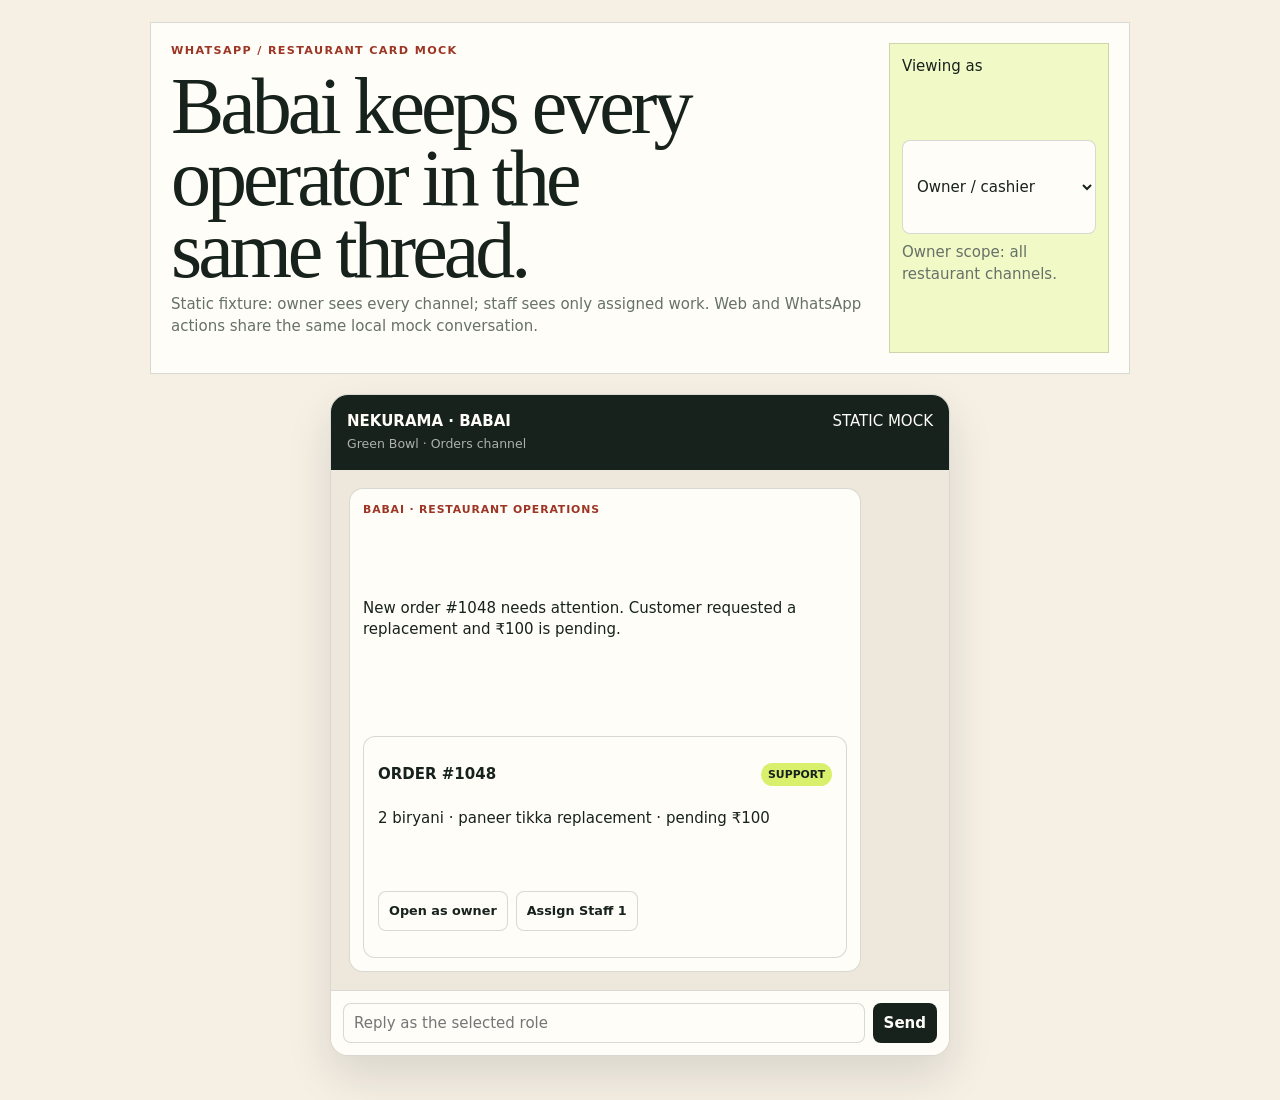
<file: docs/products/babai/restaurant-whatsapp-prototype.html>
<!doctype html>
<html lang="en">
  <head>
    <meta charset="utf-8">
    <meta name="viewport" content="width=device-width, initial-scale=1">
    <link rel="icon" href="../../../favicon.svg" type="image/svg+xml">
    <title>BABAI restaurant WhatsApp card mock</title>
    <style>
      :root { color-scheme: light; --ink: #17221d; --paper: #f5efe4; --card: #fffdf7; --line: rgba(23,34,29,.16); --lime: #d8f06b; --red: #f3654b; --muted: #667169; }
      * { box-sizing: border-box; }
      body { margin: 0; background: var(--paper); color: var(--ink); font: 15px/1.45 system-ui, sans-serif; }
      main { width: min(980px, calc(100% - 28px)); margin: 0 auto; padding: 22px 0 44px; }
      header, .phone, .card, .scope { border: 1px solid var(--line); background: var(--card); }
      header { display: flex; justify-content: space-between; gap: 16px; padding: 20px; }
      h1, h2, h3, p { margin-top: 0; }
      h1 { max-width: 13ch; margin-bottom: 8px; font: 500 clamp(2.4rem, 7vw, 5rem)/.9 Georgia, serif; letter-spacing: -.05em; }
      h2 { margin-bottom: 8px; font: 500 1.5rem/1 Georgia, serif; }
      .eyebrow { color: #9d3525; font-size: .7rem; font-weight: 800; letter-spacing: .12em; text-transform: uppercase; }
      .muted { color: var(--muted); }
      .scope { display: grid; gap: 8px; min-width: 220px; padding: 12px; background: rgba(216,240,107,.35); }
      select, button, input { min-height: 40px; border: 1px solid var(--line); border-radius: 8px; background: var(--card); color: var(--ink); padding: 8px 10px; font: inherit; }
      button { cursor: pointer; font-weight: 750; }
      button.primary { background: var(--ink); color: var(--card); }
      button:focus-visible, select:focus-visible, input:focus-visible { outline: 3px solid #536bff; outline-offset: 2px; }
      .phone { max-width: 620px; margin: 20px auto 0; overflow: hidden; border-radius: 18px; box-shadow: 0 20px 45px rgba(23,34,29,.12); }
      .phone-head { display: flex; justify-content: space-between; gap: 12px; padding: 16px; background: var(--ink); color: var(--card); }
      .phone-head small { color: rgba(255,253,247,.65); }
      .messages { display: grid; gap: 12px; min-height: 520px; padding: 18px; background: #eee8dc; }
      .message { display: grid; gap: 7px; max-width: 88%; padding: 13px; border: 1px solid var(--line); border-radius: 14px; background: var(--card); }
      .message.outgoing { margin-left: auto; background: var(--lime); }
      .meta { color: #9d3525; font-size: .68rem; font-weight: 850; letter-spacing: .08em; text-transform: uppercase; }
      .card { display: grid; gap: 10px; padding: 14px; border-radius: 12px; }
      .card-head, .card-actions { display: flex; justify-content: space-between; gap: 8px; align-items: center; }
      .chip { padding: 4px 7px; border-radius: 999px; background: var(--lime); font-size: .68rem; font-weight: 800; }
      .card-actions { justify-content: start; flex-wrap: wrap; }
      .card-actions button { font-size: .8rem; }
      .composer { display: flex; gap: 8px; padding: 12px; border-top: 1px solid var(--line); background: var(--card); }
      .composer input { flex: 1; min-width: 0; }
      @media (max-width: 620px) { header { flex-direction: column; } .scope { min-width: 0; } }
    </style>
  </head>
  <body>
    <main>
      <header>
        <div>
          <p class="eyebrow">WHATSAPP / RESTAURANT CARD MOCK</p>
          <h1>Babai keeps every operator in the same thread.</h1>
          <p class="muted">Static fixture: owner sees every channel; staff sees only assigned work. Web and WhatsApp actions share the same local mock conversation.</p>
        </div>
        <div class="scope">
          <label for="role">Viewing as</label>
          <select id="role">
            <option value="owner">Owner / cashier</option>
            <option value="staff1">Staff 1</option>
            <option value="staff2">Staff 2</option>
          </select>
          <span id="scope-note" class="muted">Owner scope: all restaurant channels.</span>
        </div>
      </header>

      <section class="phone" aria-label="Restaurant WhatsApp mock">
        <div class="phone-head">
          <div><strong>NEKURAMA · BABAI</strong><br><small id="channel-name">Green Bowl · Orders channel</small></div>
          <span>STATIC MOCK</span>
        </div>
        <div id="messages" class="messages" aria-live="polite">
          <div class="message"><span class="meta">BABAI · RESTAURANT OPERATIONS</span><p>New order #1048 needs attention. Customer requested a replacement and ₹100 is pending.</p><div class="card" data-case="1048" data-assignee="staff1"><div class="card-head"><strong>ORDER #1048</strong><span class="chip">SUPPORT</span></div><p>2 biryani · paneer tikka replacement · pending ₹100</p><div class="card-actions"><button type="button" data-action="open-owner">Open as owner</button><button type="button" data-action="assign-staff">Assign Staff 1</button></div></div></div>
        </div>
        <div class="composer">
          <input id="reply" type="text" aria-label="Restaurant WhatsApp reply" placeholder="Reply as the selected role">
          <button id="send" class="primary" type="button">Send</button>
        </div>
      </section>
    </main>
    <script>
      (() => {
        const role = document.querySelector("#role");
        const messages = document.querySelector("#messages");
        const note = document.querySelector("#scope-note");
        const channel = document.querySelector("#channel-name");
        const reply = document.querySelector("#reply");
        const add = (label, text, outgoing = false) => {
          const message = document.createElement("div");
          message.className = `message${outgoing ? " outgoing" : ""}`;
          message.innerHTML = `<span class="meta">${label}</span><p></p>`;
          message.querySelector("p").textContent = text;
          messages.append(message);
          messages.scrollTop = messages.scrollHeight;
        };
        const applyScope = () => {
          const isOwner = role.value === "owner";
          note.textContent = isOwner ? "Owner scope: all restaurant channels." : `Staff scope: only ${role.options[role.selectedIndex].text} assignments.`;
          document.querySelectorAll("[data-case]").forEach((card) => {
            card.hidden = !isOwner && card.dataset.assignee !== role.value;
          });
          channel.textContent = isOwner ? "Green Bowl · Orders channel" : `Green Bowl · ${role.options[role.selectedIndex].text} channel`;
        };
        role.addEventListener("change", applyScope);
        messages.addEventListener("click", (event) => {
          const action = event.target.closest("[data-action]");
          if (!action) return;
          if (action.dataset.action === "open-owner" && role.value !== "owner") {
            add("BABAI · ACCESS", "This card belongs to the owner scope. Staff 1 can open the assigned support channel only.");
            return;
          }
          if (action.dataset.action === "assign-staff") {
            add("BABAI · NEKURAMA", "Staff 1 assigned. The temporary Staff 1 ↔ Customer channel is now mirrored to the restaurant operations thread.");
            add("STAFF 1", "I’m opening the customer support conversation.", true);
          } else {
            add("OWNER / CASHIER", "I’m opening the temporary restaurant ↔ customer support channel.", true);
            add("BABAI · NEKURAMA", "The same conversation is now visible to the customer and assigned operator.");
          }
        });
        document.querySelector("#send").addEventListener("click", () => {
          const text = reply.value.trim();
          if (!text) return;
          add(role.options[role.selectedIndex].text, text, true);
          add("BABAI · NEKURAMA", "Message reflected to the matching web and WhatsApp mock channel.");
          reply.value = "";
        });
        reply.addEventListener("keydown", (event) => {
          if (event.key === "Enter") document.querySelector("#send").click();
        });
        applyScope();
      })();
    </script>
  </body>
</html>
</file>
<file: styles.css>
:root {
  --paper: #f5efe4;
  --paper-deep: #e9dfcf;
  --ink: #17221d;
  --muted: #606b62;
  --line: rgba(23, 34, 29, .16);
  --cream: #fffdf7;
  --lime: #d8f06b;
  --red: #f3654b;
  --red-text: #9d3525;
  --blue: #536bff;
  --shadow: 0 24px 64px rgba(23, 34, 29, .13);
  --display: Georgia, "Times New Roman", serif;
  --body: "Avenir Next", "Segoe UI", "Helvetica Neue", sans-serif;
  color-scheme: light;
}

* { box-sizing: border-box; }
html { scroll-behavior: smooth; }
body {
  min-width: 320px;
  margin: 0;
  overflow-x: clip;
  background: radial-gradient(circle at 6% 8%, rgba(216,240,107,.3), transparent 20rem), var(--paper);
  color: var(--ink);
  font-family: var(--body);
  line-height: 1.5;
}
body::before {
  position: fixed;
  z-index: 9;
  inset: 0;
  pointer-events: none;
  opacity: .045;
  background-image: repeating-radial-gradient(circle at 0 0, rgba(23,34,29,.5) 0 .5px, transparent .5px 3px);
  content: "";
}
a { color: inherit; }
button { font: inherit; }
:focus-visible { outline: 3px solid var(--blue); outline-offset: 4px; }
.shell { width: min(1160px, calc(100% - 40px)); margin: 0 auto; }
.skip-link {
  position: fixed;
  z-index: 20;
  top: 12px;
  left: 12px;
  padding: 10px 14px;
  transform: translateY(-160%);
  background: var(--ink);
  color: var(--cream);
}
.skip-link:focus { transform: translateY(0); }
.site-header {
  position: sticky;
  z-index: 10;
  top: 0;
  border-bottom: 1px solid var(--line);
  background: rgba(245,239,228,.9);
  backdrop-filter: blur(14px);
}
.header-inner { display: flex; align-items: center; justify-content: space-between; gap: 20px; min-height: 76px; }
.brand { display: inline-flex; align-items: center; gap: 10px; text-decoration: none; }
.brand > span:last-child { display: grid; line-height: 1.05; }
.brand strong { font-size: 1rem; letter-spacing: .03em; }
.brand small { margin-top: 4px; color: var(--muted); font-size: .63rem; letter-spacing: .13em; text-transform: uppercase; }
.brand-mark { display: block; width: 36px; height: 36px; flex: 0 0 36px; object-fit: cover; border-radius: 50%; background: #fff; }
.header-safety { display: inline-flex; align-items: center; gap: 9px; color: var(--red-text); font-size: .68rem; font-weight: 850; letter-spacing: .1em; text-transform: uppercase; }
.status-dot { display: inline-block; width: 8px; height: 8px; border-radius: 50%; background: var(--red); box-shadow: 0 0 0 4px rgba(243,101,75,.13); }
.hero { display: grid; grid-template-columns: minmax(0,1fr) 260px; align-items: center; gap: 80px; min-height: 570px; padding-top: 80px; padding-bottom: 78px; }
.eyebrow { margin: 0 0 18px; color: var(--red-text); font-size: .68rem; font-weight: 850; letter-spacing: .15em; text-transform: uppercase; }
h1,h2,h3,p { margin-top: 0; }
h1,h2,h3 { font-family: var(--display); font-weight: 500; letter-spacing: -.055em; }
h1 { max-width: 9ch; margin-bottom: 24px; font-size: clamp(4rem, 9vw, 8rem); line-height: .86; }
h1 em,h2 em { color: var(--red-text); font-style: normal; }
.lede { max-width: 560px; margin-bottom: 18px; color: #48554c; font-size: clamp(1.05rem, 2vw, 1.3rem); }
.microcopy { max-width: 510px; color: var(--muted); font-size: .78rem; }
.hero-stamp { display: grid; width: 220px; height: 220px; place-items: center; align-content: center; justify-self: end; border: 1px solid var(--ink); border-radius: 48% 52% 50% 50%; background: var(--lime); transform: rotate(7deg); text-align: center; }
.hero-stamp span { font-size: .68rem; font-weight: 850; letter-spacing: .16em; }
.hero-stamp strong { margin: 5px 0; font-family: var(--display); font-size: 5rem; font-weight: 500; line-height: .8; }
.hero-stamp small { color: #526043; font-size: .7rem; letter-spacing: .08em; text-transform: uppercase; }
.journey-section { padding: 88px 0; background: var(--ink); color: var(--cream); }
.section-heading { display: grid; grid-template-columns: minmax(0,1fr) minmax(240px, .6fr); gap: 40px; align-items: end; margin-bottom: 38px; }
h2 { max-width: 12ch; margin-bottom: 0; font-size: clamp(3rem, 6vw, 6.2rem); line-height: .9; }
.section-heading > p { max-width: 430px; margin: 0 0 4px; color: rgba(255,253,247,.66); }
.journey-shell { overflow: hidden; border: 1px solid rgba(255,253,247,.2); border-radius: 28px; background: var(--cream); color: var(--ink); box-shadow: var(--shadow); }
.journey-safety { display: flex; justify-content: space-between; gap: 14px; padding: 11px 18px; border-bottom: 1px solid var(--line); background: rgba(216,240,107,.32); color: var(--ink); font-size: .66rem; font-weight: 850; letter-spacing: .1em; text-transform: uppercase; }
.journey-safety > span:first-child { display: inline-flex; align-items: center; gap: 8px; }
.safety-detail { color: var(--muted); }
.pilot-marker { color: var(--red-text); font-size: .62rem; font-weight: 850; letter-spacing: .08em; }
.story-rail { display: grid; grid-template-columns: repeat(8, minmax(108px,1fr)); gap: 0; overflow-x: auto; padding: 16px 14px 0; border-bottom: 1px solid var(--line); }
.story-step { display: grid; grid-template-columns: 28px 1fr; gap: 7px; min-height: 66px; padding: 9px 10px 13px; border: 0; border-bottom: 3px solid transparent; background: transparent; color: var(--muted); cursor: pointer; text-align: left; }
.story-step:hover,.story-step.is-active { border-color: var(--red); color: var(--ink); }
.step-number { color: var(--red-text); font-size: .62rem; font-weight: 850; letter-spacing: .08em; }
.story-step strong,.story-step small { display: block; }
.story-step strong { font-size: .8rem; }
.story-step small { margin-top: 2px; color: var(--muted); font-size: .66rem; }
.journey-panel { min-height: 500px; padding: clamp(24px,5vw,52px); }
.journey-header { display: flex; justify-content: space-between; align-items: flex-start; gap: 18px; }
.journey-kicker { margin: 0; color: var(--red-text); font-size: .68rem; font-weight: 850; letter-spacing: .13em; }
.journey-panel h3 { max-width: 14ch; margin: 12px 0 10px; font-size: clamp(2.2rem,5vw,4.8rem); line-height: .92; }
.journey-state { flex: 0 0 auto; padding: 7px 9px; border-radius: 999px; background: var(--lime); font-size: .62rem; font-weight: 850; letter-spacing: .08em; }
.journey-body { min-height: 250px; padding: 26px 0 20px; }
.chat-stack { display: grid; gap: 12px; max-width: 600px; }
.chat-bubble { display: grid; gap: 5px; max-width: 80%; padding: 14px 16px; border: 1px solid var(--line); border-radius: 18px; background: var(--paper); }
.chat-bubble.outgoing { margin-left: auto; background: var(--lime); transform: rotate(1deg); }
.chat-meta { color: var(--red-text); font-size: .62rem; font-weight: 850; letter-spacing: .1em; text-transform: uppercase; }
.chat-bubble p { margin: 0; font-family: var(--display); font-size: 1.2rem; line-height: 1.08; }
.journey-card-grid { display: grid; grid-template-columns: repeat(3,minmax(0,1fr)); gap: 1px; border: 1px solid var(--line); background: var(--line); }
.journey-card { min-width: 0; padding: 16px; background: var(--cream); }
.journey-card span { display: block; margin-bottom: 9px; color: var(--red-text); font-size: .62rem; font-weight: 850; letter-spacing: .1em; text-transform: uppercase; }
.journey-card strong { display: block; font-size: .8rem; line-height: 1.4; }
.journey-card p { margin: 7px 0 0; color: var(--muted); font-size: .74rem; }
.journey-tier-note { padding: 12px 14px; margin-top: 14px; border-left: 3px solid var(--red); background: #fff8e8; color: #59483a; font-size: .78rem; }
.local-controls { display: grid; grid-template-columns: 1fr 1fr; gap: 16px; padding: 16px; margin-top: 14px; border: 1px dashed var(--line); border-radius: 14px; background: #fff8e8; }
.control-label { display: block; margin-bottom: 7px; color: var(--red-text); font-size: .62rem; font-weight: 850; letter-spacing: .1em; }
.choice-row,.quantity-control { display: flex; flex-wrap: wrap; gap: 7px; align-items: center; }
.choice-button { min-height: 38px; padding: 7px 10px; border: 1px solid var(--line); border-radius: 999px; background: var(--cream); color: var(--ink); cursor: pointer; font-size: .74rem; font-weight: 750; }
.choice-button:hover,.choice-button.is-selected { border-color: var(--ink); background: var(--lime); }
.control-note { align-self: end; margin: 0; color: var(--muted); font-size: .72rem; }
.quantity-control strong { min-width: 28px; text-align: center; }
.cart-review { grid-column: 1 / -1; padding-top: 12px; border-top: 1px solid var(--line); }
.cart-review strong,.cart-review small { display: block; }
.cart-review strong { font-family: var(--display); font-size: 1.2rem; font-weight: 500; }
.cart-review small { margin-top: 4px; color: var(--muted); font-size: .64rem; letter-spacing: .08em; }
.journey-controls { display: flex; justify-content: space-between; align-items: center; gap: 14px; padding-top: 18px; border-top: 1px solid var(--line); }
.journey-progress { color: var(--muted); font-size: .68rem; font-weight: 850; letter-spacing: .1em; }
.coverage-section { padding: 86px 0; background: var(--cream); }
.coverage-grid { display: grid; grid-template-columns: repeat(5, minmax(0, 1fr)); gap: 1px; border: 1px solid var(--line); background: var(--line); }
.coverage-grid article { min-width: 0; min-height: 154px; padding: 18px; background: var(--paper); }
.coverage-grid span,.coverage-grid small { display: block; color: var(--red-text); font-size: .62rem; font-weight: 850; letter-spacing: .1em; text-transform: uppercase; }
.coverage-grid strong { display: block; margin: 15px 0 8px; font-family: var(--display); font-size: 1.18rem; font-weight: 500; line-height: 1.05; }
.coverage-grid small { color: var(--muted); font-size: .66rem; letter-spacing: .04em; }
.button { display: inline-flex; align-items: center; justify-content: center; gap: 8px; min-height: 46px; padding: 10px 16px; border: 1px solid transparent; border-radius: 999px; cursor: pointer; font-weight: 800; text-decoration: none; }
.button-primary { background: var(--ink); color: var(--cream); }
.button-secondary { border-color: var(--ink); background: transparent; color: var(--ink); }
.button:hover { transform: translateY(-2px); box-shadow: 0 8px 18px rgba(23,34,29,.12); }
.pricing-section { padding: 90px 0; background: var(--paper-deep); }
.pricing-boundary { display: grid; gap: 5px; padding: 14px 16px; margin: -15px 0 22px; border-left: 4px solid var(--red); background: #fff8e8; color: #59483a; font-size: .8rem; }
.pricing-boundary strong { color: var(--red-text); font-size: .67rem; letter-spacing: .1em; }
.tier-picker { display: grid; grid-template-columns: repeat(3,minmax(0,1fr)); gap: 12px; }
.tier-choice { display: grid; gap: 7px; min-height: 150px; padding: 18px; border: 1px solid var(--line); border-radius: 18px; background: var(--cream); color: var(--ink); cursor: pointer; text-align: left; }
.tier-choice:hover,.tier-choice.is-active { border-color: var(--ink); background: var(--lime); transform: translateY(-3px); }
.tier-choice[aria-checked="true"] { box-shadow: 0 12px 28px rgba(23,34,29,.12); }
.tier-name { color: var(--red-text); font-size: .68rem; font-weight: 850; letter-spacing: .13em; }
.tier-choice strong { font-family: var(--display); font-size: 2.8rem; font-weight: 500; line-height: .9; }
.tier-choice small { color: var(--muted); font-size: .68rem; }
.tier-detail { display: grid; grid-template-columns: 1fr .8fr; gap: 22px; padding: 22px; margin-top: 12px; border: 1px solid var(--line); border-radius: 18px; background: var(--cream); }
.tier-detail h3 { margin-bottom: 7px; font-size: 2rem; }
.tier-detail p { margin: 0; color: var(--muted); font-size: .84rem; }
.tier-detail ul { display: grid; gap: 7px; padding: 0; margin: 0; list-style: none; }
.tier-detail li { padding: 8px 10px; border-bottom: 1px solid var(--line); font-size: .78rem; }
.tier-detail li::before { margin-right: 8px; color: var(--red-text); content: "↳"; }
.tier-groups { display: grid; gap: 6px; }
.tier-groups strong { margin-top: 4px; color: var(--red-text); font-size: .62rem; letter-spacing: .1em; }
.boundary-section { padding: 90px 0; background: var(--ink); color: var(--cream); }
.boundary-grid { display: grid; grid-template-columns: minmax(0,1fr) minmax(280px,.8fr); gap: 70px; align-items: start; }
.boundary-card { display: grid; gap: 12px; padding: 22px; border: 1px solid rgba(255,253,247,.2); border-radius: 18px; background: rgba(255,253,247,.06); }
.boundary-card strong { color: var(--lime); font-size: .75rem; letter-spacing: .1em; }
.boundary-card p { margin: 0; color: rgba(255,253,247,.7); font-size: .86rem; }
.boundary-small { font-size: .72rem !important; }
.site-footer { padding: 28px 0; background: var(--ink); color: rgba(255,253,247,.55); font-size: .72rem; }
.footer-inner { display: flex; justify-content: space-between; gap: 18px; }
.sr-only { position: absolute; width: 1px; height: 1px; padding: 0; margin: -1px; overflow: hidden; clip: rect(0,0,0,0); white-space: nowrap; border: 0; }
.noscript-note { padding: 18px; margin: 20px; background: #fff8e8; color: var(--ink); }
@media (max-width: 820px) {
  .hero { grid-template-columns: 1fr; gap: 36px; min-height: auto; }
  .hero-stamp { justify-self: start; }
  .section-heading,.boundary-grid { grid-template-columns: 1fr; gap: 18px; }
  .tier-detail { grid-template-columns: 1fr; }
}
@media (max-width: 620px) {
  .shell { width: min(100% - 28px, 1160px); }
  .header-inner,.journey-safety,.prototype-topline { align-items: flex-start; flex-direction: column; padding-block: 14px; }
  .hero { padding-top: 56px; padding-bottom: 56px; }
  h1 { font-size: clamp(3.8rem, 18vw, 6rem); }
  .story-rail { grid-template-columns: repeat(8, 118px); }
  .journey-header { flex-direction: column; }
  .chat-bubble { max-width: 94%; }
  .journey-card-grid,.tier-picker { grid-template-columns: 1fr; }
  .journey-controls,.footer-inner { align-items: stretch; flex-direction: column; }
  .journey-progress { order: -1; }
  .tier-detail { padding: 16px; }
  .tier-detail,.local-controls { padding: 16px; }
  .local-controls { grid-template-columns: 1fr; }
  .coverage-grid { grid-template-columns: 1fr; }
}
@media (prefers-reduced-motion: reduce) {
  *,*::before,*::after { animation-duration: .01ms !important; animation-iteration-count: 1 !important; scroll-behavior: auto !important; transition-duration: .01ms !important; }
}
</file>
<file: dist/styles.css>
:root {
  --ink: #1d2421;
  --muted: #69716a;
  --paper: #f7f3ea;
  --cream: #fffdf7;
  --line: #dcd8cb;
  --green: #163d35;
  --green-soft: #dce9df;
  --orange: #a84b21;
  --orange-bright: #e77d43;
  --yellow: #f2c75c;
  --shadow: 0 24px 70px rgba(20, 44, 36, .12);
  --radius: 22px;
  --font-body: "Avenir Next", "Gill Sans", "Trebuchet MS", sans-serif;
  font-family: var(--font-body);
  color: var(--ink);
  background: var(--paper);
  font-synthesis: none;
}

* { box-sizing: border-box; }
html { scroll-behavior: smooth; }
body { margin: 0; overflow-x: clip; background: var(--paper); line-height: 1.55; }
a { color: inherit; }
button, input, select, summary { font: inherit; }
button, a, summary { -webkit-tap-highlight-color: transparent; }
button, summary { touch-action: manipulation; }
:focus-visible { outline: 3px solid var(--orange); outline-offset: 4px; }
.shell { width: min(1120px, calc(100% - 40px)); margin: 0 auto; }
.visually-hidden { position: absolute; width: 1px; height: 1px; padding: 0; margin: -1px; overflow: hidden; clip: rect(0 0 0 0); white-space: nowrap; border: 0; }
.skip-link { position: fixed; top: 12px; left: 12px; z-index: 20; padding: 10px 14px; color: var(--cream); background: var(--green); transform: translateY(-160%); }
.skip-link:focus { transform: translateY(0); }

.site-header { position: sticky; top: 0; z-index: 10; border-bottom: 1px solid rgba(220, 216, 203, .8); background: rgba(247, 243, 234, .9); backdrop-filter: blur(14px); }
.template-banner { color: var(--cream); background: var(--green); font-size: .72rem; letter-spacing: .02em; }
.template-banner .shell { padding: 9px 0; }
.header-inner, .footer-inner { display: flex; align-items: center; justify-content: space-between; gap: 24px; min-height: 76px; }
.brand { display: inline-flex; align-items: center; gap: 10px; text-decoration: none; letter-spacing: -.02em; }
.brand > span:last-child { display: grid; line-height: 1.05; }
.brand strong { font-size: 1rem; }
.brand small { margin-top: 4px; color: var(--muted); font-size: .65rem; letter-spacing: .14em; text-transform: uppercase; }
.brand-mark { display: grid; width: 34px; height: 34px; place-items: center; border-radius: 50%; color: var(--cream); background: var(--green); font-family: Georgia, serif; font-size: 1.25rem; }
nav { display: flex; align-items: center; gap: 22px; font-size: .82rem; }
nav a { text-decoration: none; }
nav a:not(.nav-cta):hover, .footer-links a:hover { color: var(--orange); }
.nav-links { display: flex; align-items: center; gap: 22px; }
.nav-cta { min-height: 44px; padding: 10px 14px; border-radius: 999px; color: var(--cream); background: var(--green); }
.nav-menu { display: none; position: relative; }
.nav-menu summary { display: inline-flex; align-items: center; min-height: 44px; padding: 8px 12px; border: 1px solid var(--green); border-radius: 999px; color: var(--green); cursor: pointer; font-weight: 750; list-style: none; }
.nav-menu summary::-webkit-details-marker { display: none; }
.nav-menu summary::after { margin-left: 7px; content: "↓"; }
.nav-menu[open] summary::after { content: "↑"; }
.nav-menu-panel { position: absolute; right: 0; display: grid; min-width: 190px; padding: 8px; margin-top: 8px; border: 1px solid var(--line); border-radius: 14px; background: var(--cream); box-shadow: var(--shadow); }
.nav-menu-panel a { min-height: 44px; padding: 10px 12px; border-radius: 8px; }
.nav-menu-panel a:hover { background: var(--green-soft); }

.hero { display: grid; grid-template-columns: minmax(0, 1.02fr) minmax(360px, .98fr); align-items: center; gap: 70px; min-height: 680px; padding-top: 72px; padding-bottom: 82px; }
.eyebrow { margin: 0 0 18px; color: var(--orange); font-size: .7rem; font-weight: 800; letter-spacing: .16em; text-transform: uppercase; }
h1, h2, h3, p { margin-top: 0; }
h1, h2 { font-family: Georgia, "Times New Roman", serif; font-weight: 500; letter-spacing: -.045em; line-height: 1.04; }
h1 { max-width: 680px; margin-bottom: 24px; font-size: clamp(3.2rem, 7vw, 6.3rem); }
h2 { margin-bottom: 20px; font-size: clamp(2.3rem, 4vw, 4.1rem); }
h3 { letter-spacing: -.02em; }
.lede { max-width: 600px; margin-bottom: 28px; color: #445049; font-size: clamp(1.08rem, 2vw, 1.32rem); }
.hero-actions { display: flex; flex-wrap: wrap; gap: 12px; }
.button { display: inline-flex; align-items: center; justify-content: center; gap: 10px; min-height: 48px; padding: 12px 18px; border: 1px solid transparent; border-radius: 999px; cursor: pointer; text-decoration: none; font-weight: 750; }
.button-primary { color: var(--cream); background: var(--green); box-shadow: 0 8px 20px rgba(22, 61, 53, .18); }
.button-primary:hover { background: #24564a; }
.button:disabled { cursor: not-allowed; opacity: .55; }
.button-secondary { border-color: var(--green); color: var(--green); }
.button-secondary:hover { background: var(--green-soft); }
.button-small { min-height: 40px; padding: 9px 14px; font-size: .85rem; }
.button-wide { width: 100%; margin-top: 8px; }
.microcopy, .form-disclaimer, .field-help { color: var(--muted); font-size: .76rem; }
.microcopy { max-width: 480px; margin-top: 14px; }

.hero-art { position: relative; min-height: 450px; overflow: hidden; border: 1px solid #d1d7c9; border-radius: 44% 56% 50% 50% / 50% 42% 58% 50%; background: radial-gradient(circle at 30% 28%, #f9db74 0 9%, transparent 10%), radial-gradient(circle at 76% 62%, #ee9560 0 8%, transparent 9%), linear-gradient(135deg, #d9e8d8, #f0d8a9); box-shadow: var(--shadow); }
.hero-art::after { position: absolute; right: -10%; bottom: -25%; width: 70%; height: 62%; border-radius: 50%; background: rgba(255, 253, 247, .56); content: ""; }
.orbit { position: absolute; border: 1px solid rgba(22, 61, 53, .26); border-radius: 50%; transform: rotate(-22deg); }
.orbit-one { top: 20%; left: 13%; width: 74%; height: 47%; }
.orbit-two { top: 32%; left: 19%; width: 66%; height: 33%; transform: rotate(21deg); }
.signal-card { position: absolute; z-index: 2; display: grid; gap: 7px; padding: 18px 20px; border: 1px solid rgba(29, 36, 33, .12); border-radius: 16px; background: rgba(255, 253, 247, .9); box-shadow: 0 18px 34px rgba(20, 44, 36, .13); }
.signal-card strong { max-width: 210px; font-family: Georgia, serif; font-size: 1.2rem; font-weight: 500; line-height: 1.18; }
.signal-label, .evidence-label { color: var(--orange); font-size: .63rem; font-weight: 800; letter-spacing: .14em; }
.signal-message { top: 18%; left: 10%; transform: rotate(-5deg); }
.signal-order { right: 8%; bottom: 17%; transform: rotate(4deg); }
.hero-badge { position: absolute; z-index: 3; top: 45%; left: 40%; display: grid; width: 114px; height: 114px; place-items: center; border-radius: 50%; color: var(--cream); background: var(--green); font-family: Georgia, serif; font-size: .95rem; line-height: 1.15; text-align: center; transform: rotate(-7deg); }
.hero-badge span { color: var(--yellow); font-size: 1.5rem; line-height: .6; }


.decision-packet-section { background: #e7efe4; }
.decision-packet-heading { max-width: 820px; }
.packet-intent { display: grid; gap: 7px; max-width: 900px; padding: 18px 20px; margin: -18px 0 30px; border-left: 4px solid var(--orange); color: var(--green); background: rgba(255, 253, 247, .78); font-size: .88rem; }
.packet-intent strong { color: var(--orange); font-size: .7rem; letter-spacing: .12em; text-transform: uppercase; }
.packet-intent em { font-family: Georgia, serif; font-style: normal; }
.decision-treatment { display: grid; grid-template-columns: repeat(2, minmax(0, 1fr)); gap: 14px; margin-bottom: 30px; }
.decision-treatment > div { padding: 18px; border: 1px solid #cbd8ca; border-radius: 14px; background: rgba(255, 253, 247, .62); }
.decision-treatment strong { display: block; margin-bottom: 8px; color: var(--orange); font-size: .7rem; letter-spacing: .12em; text-transform: uppercase; }
.decision-treatment p { margin: 0; color: #46524b; font-size: .86rem; line-height: 1.5; }
.evaluation-list { display: grid; grid-template-columns: repeat(4, minmax(0, 1fr)); gap: 1px; margin-bottom: 30px; border: 1px solid #cbd8ca; border-radius: 14px; overflow: hidden; background: #cbd8ca; }
.evaluation-item { min-width: 0; padding: 16px; background: var(--cream); }
.evaluation-item > span { display: block; margin-bottom: 16px; color: var(--orange); font-size: .62rem; font-weight: 800; letter-spacing: .1em; text-transform: uppercase; }
.evaluation-item strong { display: block; margin-bottom: 8px; font-family: Georgia, serif; font-size: 1.15rem; font-weight: 500; }
.evaluation-item p { margin: 0; color: var(--muted); font-size: .78rem; line-height: 1.45; }
.lockup-grid { display: grid; grid-template-columns: repeat(2, minmax(0, 1fr)); gap: 20px; }
.lockup-card { min-width: 0; padding: 18px; border: 1px solid #cbd8ca; border-radius: 18px; background: var(--cream); box-shadow: 0 12px 30px rgba(40, 64, 46, .06); }
.lockup-card-heading { display: flex; align-items: flex-start; justify-content: space-between; gap: 12px; min-height: 74px; }
.lockup-card h3 { margin: 7px 0 0; font-family: Georgia, serif; font-size: 1.35rem; font-weight: 500; line-height: 1.1; }
.lockup-specimen-grid { display: grid; grid-template-columns: repeat(2, minmax(0, 1fr)); gap: 10px; }
.lockup-specimen { position: relative; display: grid; min-width: 0; min-height: 0; aspect-ratio: 1.6; place-items: center; overflow: hidden; border-radius: 12px; }
.lockup-specimen > span { position: absolute; z-index: 2; top: 8px; left: 9px; padding: 4px 6px; border-radius: 999px; color: var(--ink); background: rgba(255, 253, 247, .88); font-size: .58rem; font-weight: 800; letter-spacing: .08em; text-transform: uppercase; }
.lockup-specimen-light { background: #fffdf7; }
.lockup-specimen-dark { background: #14201e; }
.lockup-specimen img { display: block; width: 100%; max-width: 100%; height: 100%; max-height: 100%; min-width: 0; min-height: 0; padding: 14px; object-fit: contain; }
.lockup-card > p:not(.lockup-note) { margin: 15px 0 0; color: #46524b; font-size: .84rem; line-height: 1.45; }
.lockup-card > p strong { color: var(--ink); }
.lockup-note { padding-top: 12px; margin: 12px 0 0; border-top: 1px solid var(--line); color: var(--muted); font-size: .76rem; line-height: 1.45; }

.section { padding: 112px 0; }
.section-paper { background: var(--cream); }
.split { display: grid; grid-template-columns: minmax(0, .9fr) minmax(0, 1.1fr); gap: 80px; align-items: start; }
.section-copy { max-width: 600px; color: #46524b; font-size: 1.08rem; }
.section-copy, .demo-intro, .contact-grid > div, .evidence-grid > div, .privacy-copy { min-width: 0; }
.callout { padding: 18px 20px; border-left: 3px solid var(--orange); color: var(--ink); background: #fff8e8; font-size: .95rem; }
.section-heading { max-width: 730px; margin-bottom: 48px; }
.section-heading > p:last-child { max-width: 620px; color: var(--muted); font-size: 1.05rem; }
.flow-list { display: grid; grid-template-columns: repeat(5, 1fr); gap: 0; padding: 0; margin: 0; list-style: none; border-top: 1px solid var(--line); }
.flow-list li { min-height: 190px; padding: 22px 18px 20px 0; border-right: 1px solid var(--line); }
.flow-list li + li { padding-left: 18px; }
.flow-list li:last-child { border-right: 0; }
.flow-list span { display: block; margin-bottom: 26px; color: var(--orange); font-size: .72rem; font-weight: 800; }
.flow-list strong, .flow-list small { display: block; }
.flow-list strong { margin-bottom: 8px; font-family: Georgia, serif; font-size: 1.3rem; font-weight: 500; }
.flow-list small { color: var(--muted); font-size: .84rem; line-height: 1.45; }

.demo-section { background: #e7efe4; }
.demo-grid { display: grid; grid-template-columns: .78fr 1.22fr; gap: 80px; align-items: center; }
.demo-intro > p:not(.eyebrow) { max-width: 460px; color: #4d5b53; }
.boundary-note { display: grid; gap: 6px; max-width: 420px; padding: 18px; margin-top: 30px; border-radius: 14px; color: var(--green); background: rgba(255, 253, 247, .74); font-size: .86rem; }
.boundary-note strong { font-size: .72rem; letter-spacing: .1em; text-transform: uppercase; }
.mock-window { overflow: hidden; border: 1px solid #bfd1c2; border-radius: 20px; background: var(--cream); box-shadow: var(--shadow); }
.mock-topbar { display: flex; align-items: center; gap: 6px; height: 44px; padding: 0 16px; border-bottom: 1px solid #d9e3d7; background: #f3f7ef; }
.window-dot { width: 8px; height: 8px; border-radius: 50%; background: #d3ddd0; }
.window-dot:first-child { background: #e89868; }
.mock-title { margin-left: auto; color: var(--muted); font-size: .68rem; letter-spacing: .08em; text-transform: uppercase; }
.mock-body { padding: 22px; }
.mock-progress { display: flex; gap: 8px; overflow-x: auto; padding-bottom: 24px; }
.demo-step { min-height: 44px; padding: 7px 11px; border: 1px solid #cbd8ca; border-radius: 999px; color: var(--muted); background: transparent; cursor: pointer; font-size: .72rem; white-space: nowrap; }
.demo-step.is-active, .demo-step[aria-current="step"] { border-color: var(--green); color: var(--cream); background: var(--green); }
.mock-content { min-height: 238px; padding: 28px 4px 18px; }
.mock-kicker { color: var(--orange); font-size: .68rem; font-weight: 800; letter-spacing: .13em; }
.mock-content h3 { max-width: 560px; margin: 18px 0 12px; font-family: Georgia, serif; font-size: clamp(1.8rem, 4vw, 2.8rem); font-weight: 500; line-height: 1.08; }
.mock-content p:not(.mock-kicker) { max-width: 560px; color: var(--muted); }
.mock-detail { display: inline-block; padding: 8px 11px; border-radius: 8px; color: var(--green); background: var(--green-soft); font-size: .76rem; }
.mock-controls { display: flex; justify-content: space-between; align-items: center; gap: 12px; padding-top: 18px; border-top: 1px solid #d9e3d7; }
.mock-control-actions { display: flex; align-items: center; gap: 16px; }
.text-button { min-height: 44px; padding: 8px 0; border: 0; color: var(--green); background: transparent; cursor: pointer; font-weight: 700; }
.text-button:disabled { color: #aeb9b0; cursor: not-allowed; }
.noscript-note { padding: 18px; margin-top: 24px; border: 1px solid #c89b72; background: #fff8e8; }

.journey-heading { max-width: 820px; margin-bottom: 30px; }
.journey-boundary { display: grid; gap: 5px; max-width: 920px; padding: 16px 18px; margin-bottom: 26px; border-left: 4px solid var(--orange); color: #4e5952; background: #fff8e8; font-size: .84rem; }
.journey-boundary strong { color: var(--orange); font-size: .7rem; letter-spacing: .12em; text-transform: uppercase; }
.journey-shell { overflow: hidden; border: 1px solid #bfd1c2; border-radius: 20px; background: var(--cream); box-shadow: var(--shadow); }
.journey-toolbar { display: flex; align-items: center; gap: 14px; padding: 14px 18px; border-bottom: 1px solid #d9e3d7; background: #f3f7ef; }
.journey-toolbar label { color: var(--orange); font-size: .68rem; font-weight: 800; letter-spacing: .12em; text-transform: uppercase; }
.journey-toolbar select { min-height: 44px; min-width: min(100%, 360px); padding: 8px 36px 8px 11px; border: 1px solid #cbd8ca; border-radius: 9px; color: var(--ink); background: var(--cream); }
.journey-toolbar .text-button { margin-left: auto; }
.journey-body { display: grid; grid-template-columns: minmax(205px, .34fr) minmax(0, .66fr); min-height: 450px; }
.journey-rail { padding: 22px 14px; background: #e7efe4; }
.journey-rail-label { margin: 0 0 12px 4px; color: var(--orange); font-size: .68rem; font-weight: 800; letter-spacing: .13em; text-transform: uppercase; }
.journey-state-tabs { display: grid; gap: 5px; }
.journey-state-tab { min-height: 42px; padding: 9px 10px; border: 1px solid transparent; border-radius: 9px; color: #4e5952; background: transparent; cursor: pointer; font-size: .76rem; font-weight: 750; line-height: 1.25; text-align: left; }
.journey-state-tab:hover { border-color: #b8ccb9; background: rgba(255, 253, 247, .62); }
.journey-state-tab[aria-selected="true"] { border-color: var(--green); color: var(--cream); background: var(--green); }
.journey-screen { min-width: 0; padding: clamp(24px, 4vw, 42px); background: var(--cream); }
.journey-screen-top { display: flex; align-items: flex-start; justify-content: space-between; gap: 18px; }
.journey-kicker { margin: 0; color: var(--orange); font-size: .68rem; font-weight: 800; letter-spacing: .13em; }
.journey-screen h3 { max-width: 620px; margin: 13px 0 12px; font-family: Georgia, serif; font-size: clamp(1.9rem, 4vw, 3.1rem); font-weight: 500; line-height: 1.04; }
.journey-status { flex: 0 0 auto; padding: 7px 9px; border-radius: 999px; color: var(--green); background: var(--green-soft); font-size: .64rem; font-weight: 800; letter-spacing: .08em; text-transform: uppercase; }
.journey-screen.is-attention .journey-status { color: #7d321d; background: #f7d8c8; }
.journey-screen.is-gated .journey-status { color: #6b5415; background: #f7e9b8; }
.journey-summary { max-width: 650px; margin-bottom: 28px; color: var(--muted); }
.journey-cards { display: grid; grid-template-columns: repeat(3, minmax(0, 1fr)); gap: 1px; margin-bottom: 18px; border: 1px solid var(--line); border-radius: 12px; overflow: hidden; background: var(--line); }
.journey-cards > div { min-width: 0; padding: 14px; background: #fffefa; }
.journey-cards span { display: block; margin-bottom: 7px; color: var(--orange); font-size: .62rem; font-weight: 800; letter-spacing: .1em; text-transform: uppercase; }
.journey-cards strong { display: block; color: #46524b; font-size: .78rem; line-height: 1.45; }
.journey-attention { display: grid; gap: 5px; padding: 14px 16px; margin-bottom: 24px; border-left: 3px solid var(--orange); color: #5a4334; background: #fff8e8; font-size: .82rem; }
.journey-attention strong { color: var(--orange); font-size: .68rem; letter-spacing: .1em; text-transform: uppercase; }
.journey-actions { display: flex; align-items: center; justify-content: space-between; gap: 12px; padding-top: 18px; border-top: 1px solid #d9e3d7; }
.journey-actions .button:disabled { cursor: not-allowed; opacity: .55; }
.journey-footnote { max-width: 900px; padding-top: 16px; margin: 16px 0 0; color: var(--muted); font-size: .78rem; }

.flow-coverage-section { background: var(--cream); }
.coverage-boundary { display: grid; gap: 5px; max-width: 900px; padding: 16px 18px; margin: -18px 0 30px; border-left: 4px solid var(--orange); color: #4e5952; background: #fff8e8; font-size: .84rem; }
.coverage-boundary strong { color: var(--orange); font-size: .7rem; letter-spacing: .12em; text-transform: uppercase; }
.flow-coverage-shell { display: grid; grid-template-columns: minmax(190px, .34fr) minmax(0, .66fr); gap: 1px; overflow: hidden; border: 1px solid #cbd8ca; border-radius: 18px; background: #cbd8ca; box-shadow: 0 18px 50px rgba(40, 64, 46, .08); }
.coverage-index { min-width: 0; padding: 20px 14px; background: #e7efe4; }
.coverage-index-label { margin: 0 0 12px 4px; color: var(--orange); font-size: .68rem; font-weight: 800; letter-spacing: .13em; text-transform: uppercase; }
.coverage-tabs { display: grid; gap: 5px; }
.coverage-tab { min-height: 42px; padding: 9px 10px; border: 1px solid transparent; border-radius: 9px; color: #4e5952; background: transparent; cursor: pointer; font-size: .76rem; font-weight: 750; line-height: 1.25; text-align: left; }
.coverage-tab:hover { border-color: #b8ccb9; background: rgba(255, 253, 247, .62); }
.coverage-tab.is-active, .coverage-tab[aria-selected="true"] { border-color: var(--green); color: var(--cream); background: var(--green); }
.coverage-panel { min-width: 0; padding: clamp(22px, 4vw, 38px); background: var(--cream); }
.coverage-panel-heading { display: flex; align-items: flex-start; justify-content: space-between; gap: 18px; }
.coverage-kicker { margin: 0; color: var(--orange); font-size: .68rem; font-weight: 800; letter-spacing: .13em; }
.coverage-panel h3 { max-width: 580px; margin: 13px 0 12px; font-family: Georgia, serif; font-size: clamp(1.8rem, 3.5vw, 2.7rem); font-weight: 500; line-height: 1.08; }
.coverage-status { flex: 0 0 auto; padding: 7px 9px; border-radius: 999px; color: var(--green); background: var(--green-soft); font-size: .64rem; font-weight: 800; letter-spacing: .07em; text-transform: uppercase; }
.coverage-summary { max-width: 650px; margin-bottom: 24px; color: var(--muted); }
.coverage-facts { display: grid; grid-template-columns: repeat(2, minmax(0, 1fr)); gap: 1px; margin: 0; border: 1px solid var(--line); border-radius: 12px; overflow: hidden; background: var(--line); }
.coverage-facts > div { min-width: 0; padding: 13px 14px; background: #fffefa; }
.coverage-facts dt { margin-bottom: 6px; color: var(--orange); font-size: .62rem; font-weight: 800; letter-spacing: .1em; text-transform: uppercase; }
.coverage-facts dd { margin: 0; color: #46524b; font-size: .78rem; line-height: 1.45; }
.coverage-citation { padding-top: 15px; margin: 15px 0 0; border-top: 1px solid var(--line); color: var(--muted); font-size: .72rem; line-height: 1.45; }
.coverage-citation strong { color: var(--ink); }
.coverage-footnote { max-width: 900px; padding-top: 18px; margin: 18px 0 0; border-top: 1px solid var(--line); color: var(--muted); font-size: .78rem; }
.coverage-footnote code { padding: 2px 4px; border-radius: 4px; color: var(--green); background: var(--green-soft); font-size: .9em; }

.pilot-split { align-items: center; }
.section-lede { max-width: 410px; color: var(--muted); font-size: 1.1rem; }
.boundary-grid { display: grid; grid-template-columns: repeat(2, 1fr); gap: 1px; overflow: hidden; border: 1px solid var(--line); border-radius: 18px; background: var(--line); }
.boundary-grid > div { min-height: 190px; padding: 24px; background: var(--cream); }
.boundary-number { display: block; margin-bottom: 28px; color: var(--orange); font-family: Georgia, serif; font-size: 2.3rem; }
.boundary-grid strong { display: block; margin-bottom: 8px; font-family: Georgia, serif; font-size: 1.25rem; font-weight: 500; }
.boundary-grid p { margin: 0; color: var(--muted); font-size: .88rem; }
.internal-review-panel { margin-top: 24px; border: 1px solid #c89b72; border-radius: 16px; background: #fff8e8; }
.internal-review-panel > summary { padding: 16px 18px; color: var(--green); cursor: pointer; font-weight: 800; list-style: none; }
.internal-review-panel > summary::-webkit-details-marker { display: none; }
.internal-review-panel > summary::before { display: inline-block; width: 1.25em; content: "＋"; color: var(--orange); }
.internal-review-panel[open] > summary::before { content: "−"; }
.internal-review-content { padding: 0 18px 20px; }
.internal-review-warning { padding: 15px 16px; border-left: 3px solid var(--orange); color: #5a4334; background: rgba(255, 253, 247, .72); font-size: .84rem; }
.internal-review-warning strong, .internal-review-facts strong { display: block; margin-bottom: 5px; color: var(--orange); font-size: .7rem; letter-spacing: .1em; text-transform: uppercase; }
.internal-review-warning p, .internal-review-facts p { margin: 0; }
.capability-grid { display: grid; grid-template-columns: repeat(3, minmax(0, 1fr)); gap: 12px; margin-top: 14px; }
.capability-card { min-width: 0; padding: 16px; border: 1px solid #ddc9ae; border-radius: 12px; background: var(--cream); }
.capability-label { color: var(--muted); font-size: .62rem; font-weight: 800; letter-spacing: .1em; text-transform: uppercase; }
.capability-card h3 { margin: 7px 0 10px; font-family: Georgia, serif; font-size: 1.45rem; font-weight: 500; }
.capability-scope { min-height: 72px; margin: 0; color: #46524b; font-size: .84rem; }
.capability-limit { padding-top: 12px; margin: 12px 0 0; border-top: 1px solid var(--line); color: var(--muted); font-size: .76rem; line-height: 1.45; }
.capability-limit strong { color: var(--ink); }
.internal-review-facts { display: grid; grid-template-columns: repeat(3, minmax(0, 1fr)); gap: 12px; margin-top: 14px; }
.internal-review-facts > div { padding: 15px 16px; border: 1px solid #ddc9ae; border-radius: 12px; background: rgba(255, 253, 247, .62); }
.internal-review-facts p { color: var(--muted); font-size: .78rem; line-height: 1.45; }
.internal-review-footnote { padding-top: 14px; margin: 14px 0 0; border-top: 1px solid #ddc9ae; color: #6c5749; font-size: .75rem; }

.section-dark { color: var(--cream); background: var(--green); }
.section-dark .eyebrow { color: var(--yellow); }
.evidence-grid { display: grid; grid-template-columns: 1.1fr .9fr; gap: 80px; align-items: center; }
.evidence-grid > div:first-child { max-width: 650px; }
.evidence-grid p:not(.eyebrow) { max-width: 580px; color: #d3dfd4; font-size: 1.05rem; }
.evidence-card { display: grid; gap: 13px; padding: 30px; border: 1px solid rgba(255, 253, 247, .28); border-radius: 18px; background: rgba(255, 253, 247, .08); }
.evidence-card strong { font-family: Georgia, serif; font-size: 2.6rem; font-weight: 500; line-height: 1; }
.evidence-breakdown { display: flex; gap: 10px; flex-wrap: wrap; }
.evidence-breakdown span { padding: 7px 10px; border-radius: 999px; color: var(--green); background: var(--yellow); font-size: .74rem; font-weight: 800; }
.evidence-card small { color: #c9d5ca; font-size: .78rem; }

.contact-section { background: #f1eadf; }
.contact-grid { display: grid; grid-template-columns: .95fr 1.05fr; gap: 80px; }
.contact-grid > div:first-child > p:not(.eyebrow) { max-width: 500px; color: var(--muted); }
.route-list { display: grid; gap: 8px; margin-top: 30px; }
.route-button { display: flex; align-items: center; gap: 12px; min-height: 52px; padding: 12px 14px; border: 1px solid #d9d0c1; border-radius: 12px; color: var(--ink); background: transparent; cursor: pointer; text-align: left; }
.route-button > span { display: grid; gap: 1px; }
.route-button strong { font-size: .88rem; }
.route-button small { color: var(--muted); font-size: .72rem; }
.route-button.is-selected, .route-button[aria-pressed="true"] { border-color: var(--green); background: var(--cream); box-shadow: 0 7px 15px rgba(40, 43, 34, .06); }
.pilot-form { padding: 30px; border: 1px solid #d8d0c2; border-radius: 18px; background: var(--cream); box-shadow: 0 20px 60px rgba(83, 63, 39, .08); }
.form-header { display: flex; align-items: center; gap: 12px; padding-bottom: 18px; margin-bottom: 20px; border-bottom: 1px solid var(--line); }
.form-header span { color: var(--orange); font-size: .7rem; font-weight: 800; }
.form-header p { margin: 0; font-family: Georgia, serif; font-size: 1.35rem; }
.pilot-form label { display: block; margin: 17px 0 7px; font-size: .82rem; font-weight: 800; }
.pilot-form label span:not(.optional) { color: var(--orange); }
.optional { color: var(--muted); font-size: .72rem; font-weight: 400; }
.pilot-form input, .pilot-form select { width: 100%; min-height: 46px; padding: 9px 11px; border: 1px solid #cfcabe; border-radius: 9px; color: var(--ink); background: #fffefa; }
.pilot-form input:focus, .pilot-form select:focus { border-color: var(--green); outline: 3px solid rgba(231, 125, 67, .28); outline-offset: 1px; }
.form-actions { display: grid; gap: 8px; margin-top: 8px; }
.field-help { margin: 7px 0 0; }
.form-disclaimer { margin: 13px 0 0; line-height: 1.4; }
.form-status { padding: 12px; margin-top: 16px; border-left: 3px solid var(--green); color: var(--green); background: var(--green-soft); font-size: .85rem; }
.privacy-section { padding-top: 86px; padding-bottom: 86px; }
.privacy-copy { color: #4e5952; }
.privacy-copy p { max-width: 610px; }
.unknown-note { padding-top: 17px; border-top: 1px solid var(--line); font-size: .86rem; }

.site-footer { color: #d8e4d9; background: #102f29; }
.footer-inner { flex-wrap: wrap; min-height: 112px; font-size: .78rem; }
.footer-inner strong { color: var(--cream); }
.footer-inner > div:first-child span, .footer-inner > p { color: #a9bbaa; }
.footer-inner > p { width: 100%; margin: -20px 0 0; }
.footer-links { display: flex; gap: 18px; }
.footer-links a { color: #d8e4d9; text-decoration: none; }

@media (max-width: 860px) {
  .header-inner { min-height: 66px; }
  .nav-links, nav > .nav-cta { display: none; }
  .nav-menu { display: block; }
  .hero, .split, .demo-grid, .evidence-grid, .contact-grid { grid-template-columns: 1fr; gap: 42px; }
  .journey-body { grid-template-columns: 1fr; }
  .journey-state-tabs { grid-template-columns: repeat(2, minmax(0, 1fr)); }
  .flow-coverage-shell { grid-template-columns: 1fr; }
  .coverage-tabs { grid-template-columns: repeat(2, minmax(0, 1fr)); }
  .hero { min-height: auto; padding-top: 68px; }
  .hero-art { min-height: 390px; }
  .evaluation-list { grid-template-columns: repeat(2, minmax(0, 1fr)); }
  .capability-grid, .internal-review-facts { grid-template-columns: 1fr; }
  .flow-list { grid-template-columns: repeat(2, minmax(0, 1fr)); }
  .flow-list li { min-height: 170px; }
  .section { padding: 84px 0; }
}

@media (max-width: 560px) {
  .shell { width: min(100% - 28px, 1120px); }
  h1 { font-size: clamp(2.9rem, 14vw, 4.5rem); }
  h2 { font-size: 2.5rem; }
  .hero-actions, .hero-actions .button { width: 100%; }
  .journey-toolbar { align-items: stretch; flex-wrap: wrap; }
  .journey-toolbar select { width: 100%; }
  .journey-toolbar .text-button { margin-left: 0; }
  .journey-cards { grid-template-columns: 1fr; }
  .journey-screen-top { display: block; }
  .journey-status { display: inline-block; }
  .journey-state-tabs { grid-template-columns: 1fr; }
  .coverage-tabs, .coverage-facts { grid-template-columns: 1fr; }
  .coverage-panel-heading { display: block; }
  .coverage-status { display: inline-block; }
  .decision-treatment { grid-template-columns: 1fr; }
  .evaluation-list { grid-template-columns: 1fr; }
  .mock-controls { align-items: flex-start; }
  .mock-control-actions { flex-wrap: wrap; justify-content: flex-end; }
  .hero-art { min-height: 340px; border-radius: 30% 70% 42% 58% / 40% 36% 64% 60%; }
  .lockup-card { padding: 14px; }
  .lockup-specimen { min-height: 0; }
  .signal-card { padding: 13px; }
  .signal-card strong { max-width: 160px; font-size: 1rem; }
  .signal-message { left: 5%; }
  .signal-order { right: 4%; }
  .hero-badge { left: 35%; width: 96px; height: 96px; font-size: .8rem; }
  .flow-list { grid-template-columns: 1fr; }
  .flow-list li, .flow-list li + li { padding-left: 0; border-right: 0; border-bottom: 1px solid var(--line); }
  .flow-list li:last-child { border-bottom: 0; }
  .boundary-grid { grid-template-columns: 1fr; }
  .boundary-grid > div { min-height: 150px; }
  .boundary-number { margin-bottom: 12px; }
  .pilot-form { padding: 21px; }
  .footer-inner { align-items: flex-start; padding: 24px 0; }
  .footer-links { width: 100%; flex-wrap: wrap; }
  .footer-inner > p { margin: 0; }
}

@media (prefers-reduced-motion: reduce) {
  *, *::before, *::after { scroll-behavior: auto !important; transition-duration: .01ms !important; animation-duration: .01ms !important; animation-iteration-count: 1 !important; }
}
</file>
<file: site/styles.css>
:root {
  --paper: #f4efe4;
  --paper-deep: #e9e0cf;
  --ink: #17221d;
  --ink-soft: #5c665c;
  --lime: #d8f06b;
  --red: #f3654b;
  --blue: #536bff;
  --white: #fffdf8;
  --line: rgba(23, 34, 29, 0.16);
  --line-light: rgba(255, 253, 248, 0.2);
  --shadow: 0 24px 60px rgba(23, 34, 29, 0.12);
  --display: "Iowan Old Style", "Baskerville", "Baskerville Old Face", Georgia, serif;
  --body: "Avenir Next", "Segoe UI", "Helvetica Neue", sans-serif;
  color-scheme: light;
}

* {
  box-sizing: border-box;
}

html {
  scroll-behavior: smooth;
}

body {
  margin: 0;
  min-width: 320px;
  background:
    radial-gradient(circle at 8% 9%, rgba(216, 240, 107, 0.34), transparent 19rem),
    radial-gradient(circle at 86% 18%, rgba(243, 101, 75, 0.16), transparent 24rem),
    var(--paper);
  color: var(--ink);
  font-family: var(--body);
  line-height: 1.5;
}

body::before {
  position: fixed;
  z-index: 10;
  inset: 0;
  pointer-events: none;
  opacity: 0.055;
  background-image:
    repeating-radial-gradient(circle at 0 0, rgba(23, 34, 29, 0.5) 0 0.5px, transparent 0.5px 3px),
    repeating-radial-gradient(circle at 100% 100%, rgba(243, 101, 75, 0.35) 0 0.5px, transparent 0.5px 4px);
  content: "";
}

a {
  color: inherit;
}

button,
a {
  -webkit-tap-highlight-color: transparent;
}

button {
  font: inherit;
}

:focus-visible {
  outline: 3px solid var(--blue);
  outline-offset: 4px;
}

.skip-link {
  position: fixed;
  z-index: 20;
  top: 1rem;
  left: 1rem;
  padding: 0.7rem 1rem;
  transform: translateY(-160%);
  background: var(--ink);
  color: var(--white);
  text-decoration: none;
  transition: transform 180ms ease;
}

.skip-link:focus {
  transform: translateY(0);
}

.page-frame {
  width: min(100%, 1600px);
  margin: 0 auto;
  overflow: hidden;
}

.site-header,
.site-footer {
  display: flex;
  align-items: center;
  justify-content: space-between;
  gap: 1rem;
  padding: 1.5rem clamp(1.25rem, 4vw, 4rem);
}

.site-header {
  border-bottom: 1px solid var(--line);
}

.wordmark {
  display: inline-flex;
  align-items: center;
  gap: 0.6rem;
  color: var(--ink);
  font-size: 0.76rem;
  font-weight: 800;
  letter-spacing: 0.08em;
  text-decoration: none;
}

.wordmark-mark {
  display: grid;
  width: 2rem;
  height: 2rem;
  place-items: center;
  border: 1px solid var(--ink);
  border-radius: 50%;
  font-family: var(--display);
  font-size: 1.3rem;
  line-height: 1;
}

.header-note,
.header-link,
.eyebrow,
.card-kicker,
.micro-note,
.footer-note,
.footer-right,
.demo-pill,
.sidebar-heading,
.muted,
.tab-index,
.mock-time,
.bubble-label,
.mock-state {
  font-size: 0.66rem;
  font-weight: 800;
  letter-spacing: 0.1em;
  text-transform: uppercase;
}

.header-note {
  margin: 0 auto 0 1rem;
  color: var(--ink-soft);
}

.header-link {
  text-decoration: none;
}

.header-link:hover,
.text-link:hover {
  color: var(--red);
}

.section-grid {
  display: grid;
  grid-template-columns: minmax(0, 1.08fr) minmax(22rem, 0.92fr);
  gap: clamp(2rem, 7vw, 8rem);
  align-items: center;
  min-height: 680px;
  padding: clamp(4rem, 10vw, 9rem) clamp(1.25rem, 8vw, 8rem);
}

.hero-copy {
  max-width: 45rem;
}

.eyebrow {
  display: inline-flex;
  align-items: center;
  gap: 0.5rem;
  margin: 0 0 1.4rem;
  color: var(--ink-soft);
}

.status-dot,
.state-dot {
  display: inline-block;
  width: 0.55rem;
  height: 0.55rem;
  border-radius: 50%;
  background: var(--red);
  box-shadow: 0 0 0 0.3rem rgba(243, 101, 75, 0.14);
}

h1,
h2,
h3,
p {
  margin-top: 0;
}

h1,
h2 {
  font-family: var(--display);
  font-weight: 400;
  letter-spacing: -0.055em;
}

h1 {
  max-width: 12ch;
  margin-bottom: 1.5rem;
  font-size: clamp(4rem, 9vw, 8.6rem);
  line-height: 0.87;
}

.hero-lede {
  max-width: 32rem;
  margin-bottom: 2rem;
  color: var(--ink-soft);
  font-size: clamp(1rem, 1.4vw, 1.2rem);
}

.hero-actions,
.contact-actions {
  display: flex;
  flex-wrap: wrap;
  gap: 1.2rem;
  align-items: center;
}

.button {
  display: inline-flex;
  align-items: center;
  justify-content: center;
  gap: 0.75rem;
  min-height: 3.2rem;
  padding: 0.75rem 1.2rem;
  border: 1px solid transparent;
  border-radius: 999px;
  cursor: pointer;
  font-size: 0.72rem;
  font-weight: 800;
  letter-spacing: 0.07em;
  text-align: center;
  text-decoration: none;
  text-transform: uppercase;
  transition: transform 180ms ease, box-shadow 180ms ease, background 180ms ease;
}

.button:hover {
  transform: translateY(-3px);
  box-shadow: 0 10px 24px rgba(23, 34, 29, 0.14);
}

.button-primary {
  background: var(--ink);
  color: var(--white);
}

.button-small {
  min-height: 2.55rem;
  padding-inline: 1rem;
  background: var(--lime);
  color: var(--ink);
}

.text-link {
  font-size: 0.78rem;
  font-weight: 800;
  text-underline-offset: 0.3rem;
  text-transform: uppercase;
}

.micro-note {
  max-width: 31rem;
  margin: 1.4rem 0 0;
  color: var(--ink-soft);
  font-size: 0.61rem;
  line-height: 1.6;
}

.hero-orbit {
  position: relative;
  min-height: 32rem;
  isolation: isolate;
}

.orbit-halo {
  position: absolute;
  border: 1px solid var(--line);
  border-radius: 50%;
}

.orbit-halo-one {
  inset: 8% 3% 5% 8%;
  transform: rotate(13deg);
}

.orbit-halo-two {
  inset: 15% 13% 12% 0;
  border-style: dashed;
  transform: rotate(-20deg);
}

.orbit-core {
  position: absolute;
  top: 50%;
  left: 50%;
  display: grid;
  width: 12rem;
  height: 12rem;
  place-items: center;
  transform: translate(-50%, -50%) rotate(-9deg);
  background: var(--ink);
  color: var(--lime);
  box-shadow: var(--shadow);
  font-size: 0.75rem;
  font-weight: 800;
  letter-spacing: 0.13em;
  line-height: 1.1;
  text-align: center;
}

.core-rune {
  display: block;
  margin-bottom: 0.4rem;
  font-family: var(--display);
  font-size: 2.6rem;
  line-height: 0.7;
}

.orbit-card {
  position: absolute;
  display: grid;
  gap: 0.55rem;
  width: min(13rem, 48%);
  padding: 1.2rem;
  background: var(--white);
  box-shadow: 0 14px 34px rgba(23, 34, 29, 0.1);
}

.orbit-card strong {
  font-family: var(--display);
  font-size: 1.35rem;
  font-weight: 400;
  line-height: 1;
}

.orbit-card-top {
  top: 6%;
  right: 0;
  transform: rotate(7deg);
}

.orbit-card-bottom {
  bottom: 6%;
  left: 0;
  transform: rotate(-7deg);
  background: var(--red);
  color: var(--white);
}

.orbit-label {
  position: absolute;
  top: 50%;
  color: var(--ink-soft);
  font-size: 0.65rem;
  font-weight: 800;
  letter-spacing: 0.14em;
  text-transform: uppercase;
  writing-mode: vertical-rl;
}

.orbit-label-left {
  left: 0;
  transform: rotate(180deg) translateY(50%);
}

.orbit-label-right {
  right: 0;
  transform: translateY(-50%);
}

.marquee-band {
  overflow: hidden;
  background: var(--red);
  color: var(--white);
}

.marquee-track {
  display: flex;
  width: max-content;
  gap: 2.2rem;
  padding: 0.8rem 0;
  animation: marquee 28s linear infinite;
  font-size: 0.67rem;
  font-weight: 800;
  letter-spacing: 0.13em;
  text-transform: uppercase;
}

.marquee-track span:nth-child(even) {
  color: var(--lime);
  font-family: var(--display);
  font-size: 1.1rem;
  line-height: 0.7;
}

.section-wrap {
  padding: clamp(5rem, 10vw, 9rem) clamp(1.25rem, 8vw, 8rem);
}

.section-heading {
  display: grid;
  grid-template-columns: minmax(0, 1fr) minmax(14rem, 25rem);
  gap: 2rem;
  align-items: end;
  margin-bottom: 3.5rem;
}

h2 {
  max-width: 10ch;
  margin-bottom: 0;
  font-size: clamp(3rem, 6vw, 6rem);
  line-height: 0.9;
}

.section-intro {
  max-width: 24rem;
  margin-bottom: 0.2rem;
  color: var(--ink-soft);
  font-size: 0.98rem;
}

.demo-shell {
  overflow: hidden;
  border: 1px solid var(--ink);
  background: var(--white);
  box-shadow: var(--shadow);
}

.demo-topline,
.mock-safety,
.demo-tabs {
  display: flex;
  align-items: center;
  justify-content: space-between;
  gap: 1rem;
  padding: 1rem 1.25rem;
}

.demo-topline {
  border-bottom: 1px solid var(--line);
}

.mock-safety {
  justify-content: space-between;
  gap: 1rem;
  padding: 0.65rem 1.25rem;
  border-bottom: 1px solid var(--line);
  background: rgba(216, 240, 107, 0.28);
  color: var(--ink-soft);
  font-size: 0.62rem;
  font-weight: 800;
  letter-spacing: 0.09em;
  text-transform: uppercase;
}

.safety-icon {
  display: inline-grid;
  width: 1.15rem;
  height: 1.15rem;
  margin-right: 0.35rem;
  place-items: center;
  border: 1px solid currentColor;
  border-radius: 50%;
  font-family: var(--display);
  font-size: 0.8rem;
  line-height: 1;
}

.reset-button {
  padding: 0.25rem 0;
  border: 0;
  border-bottom: 1px solid currentColor;
  background: transparent;
  color: var(--ink);
  cursor: pointer;
  font-size: 0.62rem;
  font-weight: 800;
  letter-spacing: 0.09em;
  text-transform: uppercase;
}

.reset-button:hover {
  color: var(--red);
}

.demo-brand {
  display: flex;
  align-items: center;
  gap: 0.6rem;
  font-size: 0.76rem;
  font-weight: 800;
  letter-spacing: 0.04em;
  text-transform: uppercase;
}

.demo-brand-mark {
  display: grid;
  width: 1.8rem;
  height: 1.8rem;
  place-items: center;
  border-radius: 50%;
  background: var(--lime);
}

.demo-pill {
  display: inline-flex;
  align-items: center;
  gap: 0.45rem;
  color: var(--red);
}

.demo-pill .status-dot {
  width: 0.4rem;
  height: 0.4rem;
}

.demo-tabs {
  justify-content: flex-start;
  overflow-x: auto;
  border-bottom: 1px solid var(--line);
}

.demo-tab {
  display: inline-flex;
  align-items: center;
  gap: 0.65rem;
  padding: 0.6rem 0.2rem;
  border: 0;
  border-bottom: 2px solid transparent;
  background: transparent;
  color: var(--ink-soft);
  cursor: pointer;
  font-size: 0.78rem;
  font-weight: 800;
  white-space: nowrap;
}

.demo-tab + .demo-tab {
  margin-left: 1.5rem;
}

.demo-tab.is-active {
  border-color: var(--red);
  color: var(--ink);
}

.tab-index {
  color: var(--red);
  font-size: 0.58rem;
}

.mock-panel {
  display: grid;
  grid-template-columns: minmax(13rem, 0.42fr) minmax(0, 1fr);
  min-height: 28rem;
}

.mock-sidebar {
  display: flex;
  flex-direction: column;
  justify-content: space-between;
  padding: 1.5rem;
  background: var(--ink);
  color: var(--white);
}

.sidebar-heading {
  display: flex;
  justify-content: space-between;
  gap: 1rem;
  color: var(--lime);
}

.muted {
  color: rgba(255, 253, 248, 0.48);
  font-size: 0.55rem;
}

.flow-list {
  display: grid;
  gap: 0.75rem;
  padding: 0;
  margin: 2.5rem 0 auto;
  list-style: none;
}

.flow-step {
  border-left: 1px solid rgba(255, 253, 248, 0.25);
}

.flow-step.is-current {
  border-color: var(--lime);
}

.flow-step button {
  display: grid;
  grid-template-columns: 2rem 1fr;
  gap: 0.55rem;
  width: 100%;
  padding: 0.5rem 0 0.5rem 0.75rem;
  border: 0;
  background: transparent;
  color: var(--white);
  cursor: pointer;
  text-align: left;
}

.flow-step button:hover strong,
.flow-step.is-current strong {
  color: var(--lime);
}

.flow-number {
  color: rgba(255, 253, 248, 0.4);
  font-size: 0.65rem;
  font-weight: 800;
  letter-spacing: 0.08em;
}

.flow-step strong,
.flow-step small {
  display: block;
}

.flow-step strong {
  font-family: var(--display);
  font-size: 1.35rem;
  font-weight: 400;
  line-height: 1;
}

.flow-step small {
  margin-top: 0.3rem;
  color: rgba(255, 253, 248, 0.56);
  font-size: 0.7rem;
}

.sidebar-footnote {
  max-width: 13rem;
  margin: 2rem 0 0;
  color: rgba(255, 253, 248, 0.55);
  font-size: 0.7rem;
}

.mock-content {
  display: flex;
  flex-direction: column;
  min-width: 0;
  padding: clamp(1.5rem, 4vw, 3rem);
  background:
    linear-gradient(135deg, rgba(216, 240, 107, 0.16), transparent 34%),
    var(--white);
}

.sr-only {
  position: absolute;
  width: 1px;
  height: 1px;
  padding: 0;
  margin: -1px;
  overflow: hidden;
  clip: rect(0, 0, 0, 0);
  white-space: nowrap;
  border: 0;
}

.mock-content-top {
  display: flex;
  justify-content: space-between;
  gap: 1rem;
  align-items: flex-start;
}

.mock-content h3 {
  max-width: 15ch;
  margin: 0.4rem 0 0;
  font-family: var(--display);
  font-size: clamp(2rem, 4vw, 4rem);
  font-weight: 400;
  letter-spacing: -0.055em;
  line-height: 0.93;
}

.mock-time {
  color: var(--ink-soft);
  white-space: nowrap;
}

.mock-copy {
  max-width: 30rem;
  margin: 1.4rem 0 0;
  color: var(--ink-soft);
}

.mock-visual {
  display: grid;
  gap: 0.8rem;
  max-width: 38rem;
  margin: auto 0;
  padding: 2rem 0;
}

.message-bubble {
  max-width: 76%;
  padding: 1rem 1.1rem;
  border: 1px solid var(--line);
  font-family: var(--display);
  font-size: clamp(1.15rem, 2vw, 1.6rem);
  line-height: 1.08;
}

.message-bubble-in {
  margin-right: auto;
  transform: rotate(-1.5deg);
  background: var(--paper);
}

.message-bubble-out {
  margin-left: auto;
  transform: rotate(1.5deg);
  background: var(--lime);
}

.bubble-label {
  display: block;
  margin-bottom: 0.55rem;
  font-family: var(--body);
  font-size: 0.55rem;
  line-height: 1;
}

.mock-footer {
  display: flex;
  flex-wrap: wrap;
  justify-content: space-between;
  gap: 1rem;
  align-items: center;
  padding-top: 1rem;
  border-top: 1px solid var(--line);
}

.mock-state {
  display: inline-flex;
  align-items: center;
  gap: 0.6rem;
  color: var(--ink-soft);
}

.state-dot {
  width: 0.48rem;
  height: 0.48rem;
  background: var(--blue);
  box-shadow: 0 0 0 0.25rem rgba(83, 107, 255, 0.14);
}

.demo-caption {
  margin: 1rem 0 0;
  color: var(--ink-soft);
  font-size: 0.72rem;
}

.prototype-shell {
  overflow: hidden;
  border: 1px solid var(--ink);
  background: var(--white);
  box-shadow: var(--shadow);
}

.prototype-topline,
.prototype-safety {
  display: flex;
  align-items: center;
  justify-content: space-between;
  gap: 1rem;
  padding: 1rem 1.25rem;
}

.prototype-topline {
  border-bottom: 1px solid var(--line);
}

.prototype-safety {
  padding-block: 0.65rem;
  border-bottom: 1px solid var(--line);
  background: rgba(216, 240, 107, 0.3);
  color: var(--ink-soft);
  font-size: 0.62rem;
  font-weight: 800;
  letter-spacing: 0.09em;
  text-transform: uppercase;
}

.prototype-tabs {
  display: flex;
  gap: 1.35rem;
  overflow-x: auto;
  padding: 0.8rem 1.25rem 0;
  border-bottom: 1px solid var(--line);
}

.prototype-tab {
  display: inline-flex;
  align-items: center;
  gap: 0.55rem;
  padding: 0.65rem 0.1rem 0.8rem;
  border: 0;
  border-bottom: 2px solid transparent;
  background: transparent;
  color: var(--ink-soft);
  cursor: pointer;
  font-size: 0.75rem;
  font-weight: 800;
  white-space: nowrap;
}

.prototype-tab.is-active {
  border-color: var(--red);
  color: var(--ink);
}

.prototype-panel {
  min-height: 36rem;
  padding: clamp(1.5rem, 4vw, 3rem);
  background:
    linear-gradient(135deg, rgba(83, 107, 255, 0.08), transparent 36%),
    var(--white);
}

.prototype-panel-heading {
  display: flex;
  align-items: flex-start;
  justify-content: space-between;
  gap: 1rem;
}

.prototype-panel h3 {
  max-width: 13ch;
  margin: 0.4rem 0 0;
  font-family: var(--display);
  font-size: clamp(2.4rem, 5vw, 5rem);
  font-weight: 400;
  letter-spacing: -0.055em;
  line-height: 0.9;
}

.prototype-stage {
  flex: 0 0 auto;
  padding: 0.45rem 0.65rem;
  border: 1px solid var(--red);
  color: var(--red);
  font-size: 0.6rem;
  font-weight: 800;
  letter-spacing: 0.1em;
  text-transform: uppercase;
}

.prototype-copy {
  max-width: 42rem;
  margin: 1.3rem 0 0;
  color: var(--ink-soft);
}

.prototype-content {
  margin-top: 2.5rem;
}

.prototype-grid {
  display: grid;
  gap: 1rem;
}

.prototype-grid-wide {
  grid-template-columns: repeat(2, minmax(0, 1fr));
}

.prototype-card {
  min-height: 13rem;
  padding: 1.35rem;
  border: 1px solid var(--line);
  background: var(--paper);
}

.prototype-card h4 {
  max-width: 17ch;
  margin: 0.6rem 0 0.8rem;
  font-family: var(--display);
  font-size: 2rem;
  font-weight: 400;
  letter-spacing: -0.04em;
  line-height: 0.95;
}

.prototype-card p {
  color: var(--ink-soft);
  font-size: 0.84rem;
}

.prototype-card-dark {
  background: var(--ink);
  color: var(--white);
}

.prototype-card-dark p {
  color: rgba(255, 253, 248, 0.68);
}

.prototype-card-accent {
  background: var(--red);
  color: var(--white);
}

.prototype-card-accent p {
  color: rgba(255, 253, 248, 0.76);
}

.prototype-card-lime {
  background: var(--lime);
}

.prototype-card-paper {
  background: var(--white);
}

.funnel-list,
.setup-rail,
.care-rail {
  display: grid;
  gap: 0.55rem;
  margin-top: 1.25rem;
}

.funnel-row {
  display: grid;
  grid-template-columns: 1.8rem 1fr auto;
  gap: 0.6rem;
  align-items: center;
  padding-bottom: 0.45rem;
  border-bottom: 1px solid rgba(255, 253, 248, 0.18);
  font-size: 0.76rem;
}

.funnel-row span,
.funnel-row em {
  color: var(--lime);
  font-size: 0.6rem;
  font-style: normal;
  font-weight: 800;
  letter-spacing: 0.08em;
}

.funnel-row strong {
  font-size: 0.78rem;
}

.prototype-footnote {
  margin: 1.4rem 0 0;
  font-size: 0.7rem !important;
}

.setup-rail span,
.care-rail span {
  display: flex;
  align-items: center;
  gap: 0.65rem;
  color: var(--ink-soft);
  font-size: 0.76rem;
}

.setup-rail span b {
  display: grid;
  width: 1.55rem;
  height: 1.55rem;
  place-items: center;
  border: 1px solid var(--line);
  border-radius: 50%;
  color: var(--ink-soft);
  font-size: 0.63rem;
}

.setup-rail span.is-done,
.care-rail span.is-done {
  color: var(--ink);
  font-weight: 800;
}

.setup-rail span.is-done b {
  border-color: var(--blue);
  background: var(--blue);
  color: var(--white);
}

.fixture-file {
  display: flex;
  align-items: center;
  gap: 0.75rem;
  padding: 0.8rem;
  border: 1px dashed var(--line);
  background: var(--paper);
}

.fixture-file > span:first-child {
  color: var(--red);
  font-size: 1.7rem;
}

.fixture-file strong,
.fixture-file small {
  display: block;
}

.fixture-file small {
  margin-top: 0.25rem;
  color: var(--ink-soft);
  font-size: 0.68rem;
}

.fixture-list {
  display: grid;
  gap: 0.35rem;
  margin-top: 1rem;
  font-size: 0.75rem;
}

.fixture-list span {
  display: flex;
  justify-content: space-between;
  gap: 1rem;
  padding-bottom: 0.35rem;
  border-bottom: 1px solid var(--line);
}

.fixture-list b {
  color: var(--red);
  font-size: 0.6rem;
}

.role-stack {
  display: grid;
  gap: 0.45rem;
  margin-top: 1.5rem;
}

.role-stack span {
  display: flex;
  justify-content: space-between;
  gap: 1rem;
  padding-bottom: 0.45rem;
  border-bottom: 1px solid rgba(255, 253, 248, 0.18);
  font-size: 0.72rem;
  font-weight: 800;
}

.role-stack b {
  color: var(--lime);
  font-size: 0.62rem;
  font-weight: 700;
}

.order-meta,
.action-chip-row,
.tier-mini-row,
.button-row {
  display: flex;
  flex-wrap: wrap;
  gap: 0.45rem;
  align-items: center;
}

.order-meta {
  margin-top: 1rem;
  color: rgba(255, 253, 248, 0.68);
  font-size: 0.67rem;
  font-weight: 800;
  letter-spacing: 0.07em;
  text-transform: uppercase;
}

.order-state-rail {
  display: flex;
  gap: 0.35rem;
  margin: 1.5rem 0;
}

.order-state-rail span {
  flex: 1;
  padding-top: 0.45rem;
  border-top: 2px solid rgba(255, 253, 248, 0.2);
  color: rgba(255, 253, 248, 0.48);
  font-size: 0.58rem;
  font-weight: 800;
  letter-spacing: 0.06em;
}

.order-state-rail span.is-done {
  border-color: var(--lime);
  color: var(--lime);
}

.button-dark-alt {
  border-color: rgba(255, 253, 248, 0.25);
  background: transparent;
  color: var(--white);
}

.tier-mini-row {
  margin: 1.5rem 0;
}

.tier-mini-row span,
.action-chip-row span {
  padding: 0.45rem 0.55rem;
  border: 1px solid var(--line);
  color: var(--ink-soft);
  font-size: 0.62rem;
  font-weight: 800;
  letter-spacing: 0.08em;
}

.tier-mini-row span.is-current {
  border-color: var(--red);
  background: var(--red);
  color: var(--white);
}

.action-chip-row {
  margin: 1.2rem 0;
}

.prototype-card-dark .action-chip-row span {
  border-color: rgba(255, 253, 248, 0.25);
  color: var(--lime);
}

.tiers {
  padding-top: 2rem;
}

.tier-safety {
  display: flex;
  align-items: center;
  gap: 1rem;
  padding: 0.75rem 1rem;
  border: 1px solid var(--line);
  background: rgba(216, 240, 107, 0.3);
  color: var(--ink-soft);
  font-size: 0.65rem;
  font-weight: 800;
  letter-spacing: 0.09em;
  text-transform: uppercase;
}

.tier-tabs {
  display: grid;
  grid-template-columns: repeat(3, 1fr);
  gap: 0.75rem;
  margin-top: 1rem;
}

.tier-tab {
  display: grid;
  gap: 0.45rem;
  min-height: 6.5rem;
  padding: 1rem;
  border: 1px solid var(--line);
  background: transparent;
  color: var(--ink-soft);
  cursor: pointer;
  text-align: left;
  transition: transform 180ms ease, border-color 180ms ease, background 180ms ease;
}

.tier-tab:hover,
.tier-tab.is-active {
  border-color: var(--ink);
  background: var(--white);
  color: var(--ink);
}

.tier-tab.is-active {
  transform: translateY(-0.2rem);
  box-shadow: 0 10px 24px rgba(23, 34, 29, 0.08);
}

.tier-code {
  font-family: var(--display);
  font-size: 2rem;
  line-height: 0.9;
}

.tier-tab-note {
  color: var(--red);
  font-size: 0.62rem;
  font-weight: 800;
  letter-spacing: 0.08em;
  text-transform: uppercase;
}

.tier-panel {
  margin-top: 1rem;
  padding: clamp(1.5rem, 4vw, 3rem);
  border: 1px solid var(--ink);
  background:
    linear-gradient(135deg, rgba(83, 107, 255, 0.09), transparent 38%),
    var(--white);
}

.tier-panel-heading {
  display: flex;
  align-items: flex-start;
  justify-content: space-between;
  gap: 1rem;
}

.tier-panel h3 {
  max-width: 16ch;
  margin: 0.4rem 0 0;
  font-family: var(--display);
  font-size: clamp(2rem, 4vw, 4rem);
  font-weight: 400;
  letter-spacing: -0.055em;
  line-height: 0.93;
}

.tier-badge {
  flex: 0 0 auto;
  padding: 0.45rem 0.65rem;
  border: 1px solid var(--red);
  color: var(--red);
  font-size: 0.6rem;
  font-weight: 800;
  letter-spacing: 0.1em;
  text-transform: uppercase;
}

.tier-copy {
  max-width: 38rem;
  margin: 1.4rem 0 0;
  color: var(--ink-soft);
}

.tier-capability-grid {
  display: grid;
  grid-template-columns: minmax(0, 1fr) minmax(12rem, 0.7fr);
  gap: 2rem;
  margin-top: 2rem;
  padding-top: 1.3rem;
  border-top: 1px solid var(--line);
}

.tier-capabilities {
  display: grid;
  gap: 0.65rem;
  padding: 0;
  margin: 0.9rem 0 0;
  list-style: none;
}

.tier-capabilities li {
  display: grid;
  grid-template-columns: 2rem 1fr;
  gap: 0.8rem;
  align-items: center;
  min-height: 2.7rem;
  padding: 0.55rem 0;
  border-bottom: 1px solid var(--line);
  font-size: 0.84rem;
  font-weight: 700;
}

.tier-capabilities li span {
  color: var(--blue);
  font-size: 0.62rem;
  letter-spacing: 0.08em;
}

.tier-boundary {
  padding: 1rem;
  background: var(--ink);
  color: var(--white);
}

.tier-boundary p:last-child {
  margin: 1.4rem 0 0;
  color: var(--lime);
  font-family: var(--display);
  font-size: 1.35rem;
  line-height: 1.05;
}

.flow-inventory {
  padding-top: 2rem;
}

.flow-safety {
  display: flex;
  justify-content: space-between;
  gap: 1rem;
  padding: 0.75rem 1rem;
  border: 1px solid var(--line);
  background: var(--ink);
  color: var(--lime);
  font-size: 0.64rem;
  font-weight: 800;
  letter-spacing: 0.09em;
  text-transform: uppercase;
}

.flow-inventory-shell {
  display: grid;
  grid-template-columns: minmax(13rem, 0.45fr) minmax(0, 1fr);
  gap: 1rem;
  margin-top: 1rem;
}

.flow-index {
  display: grid;
  align-content: start;
  gap: 0.25rem;
  max-height: 42rem;
  overflow-y: auto;
  padding: 0.6rem;
  border: 1px solid var(--line);
  background: var(--white);
}

.flow-index-tab {
  display: grid;
  grid-template-columns: 2.5rem 1fr;
  gap: 0.65rem;
  align-items: center;
  min-height: 2.7rem;
  padding: 0.55rem 0.65rem;
  border: 1px solid transparent;
  background: transparent;
  color: var(--ink-soft);
  cursor: pointer;
  font-size: 0.77rem;
  font-weight: 750;
  text-align: left;
}

.flow-index-tab:hover,
.flow-index-tab.is-active {
  border-color: var(--ink);
  background: var(--paper);
  color: var(--ink);
}

.flow-index-id {
  color: var(--red);
  font-size: 0.61rem;
  font-weight: 800;
  letter-spacing: 0.08em;
}

.flow-panel {
  min-height: 31rem;
  padding: clamp(1.5rem, 4vw, 3rem);
  border: 1px solid var(--ink);
  background:
    linear-gradient(135deg, rgba(243, 101, 75, 0.1), transparent 38%),
    var(--white);
}

.flow-panel-heading {
  display: flex;
  justify-content: space-between;
  gap: 1rem;
  align-items: flex-start;
}

.flow-panel h3 {
  max-width: 15ch;
  margin: 0.4rem 0 0;
  font-family: var(--display);
  font-size: clamp(2rem, 4vw, 4rem);
  font-weight: 400;
  letter-spacing: -0.055em;
  line-height: 0.93;
}

.flow-maturity {
  flex: 0 0 auto;
  padding: 0.45rem 0.65rem;
  border: 1px solid currentColor;
  font-size: 0.6rem;
  font-weight: 800;
  letter-spacing: 0.1em;
  text-transform: uppercase;
}

.flow-maturity-poc {
  color: var(--blue);
}

.flow-maturity-pilot {
  color: var(--red);
}

.flow-maturity-later {
  color: var(--ink-soft);
}

.flow-screen {
  max-width: 42rem;
  margin: 1.3rem 0 0;
  color: var(--ink-soft);
  font-family: var(--display);
  font-size: 1.35rem;
  line-height: 1.05;
}

.flow-panel-grid {
  display: grid;
  grid-template-columns: minmax(0, 0.8fr) minmax(14rem, 1.2fr);
  gap: 2rem;
  margin-top: 3rem;
  padding-top: 1.25rem;
  border-top: 1px solid var(--line);
}

.flow-source {
  margin: 0.9rem 0 0;
  color: var(--blue);
  font-family: "SFMono-Regular", Consolas, "Liberation Mono", monospace;
  font-size: 0.76rem;
  overflow-wrap: anywhere;
}

.flow-acceptance {
  margin: 0.9rem 0 0;
  font-size: 0.9rem;
}

.flow-later-note {
  max-width: 38rem;
  margin: 2.5rem 0 0;
  padding-top: 1rem;
  border-top: 1px dashed var(--line);
  color: var(--ink-soft);
  font-size: 0.76rem;
}

.principles {
  padding-top: 2rem;
}

.principles-grid {
  display: grid;
  grid-template-columns: repeat(3, 1fr);
  gap: 1rem;
}

.principle-card {
  min-height: 19rem;
  padding: 1.5rem;
  border: 1px solid var(--ink);
}

.principle-card-lime {
  background: var(--lime);
}

.principle-card-ink {
  background: var(--ink);
  color: var(--white);
}

.principle-card-red {
  background: var(--red);
  color: var(--white);
}

.principle-number {
  display: block;
  margin-bottom: 5rem;
  font-size: 0.7rem;
  font-weight: 800;
  letter-spacing: 0.1em;
}

.principle-card h3 {
  margin-bottom: 0.7rem;
  font-family: var(--display);
  font-size: 2rem;
  font-weight: 400;
  letter-spacing: -0.04em;
  line-height: 0.95;
}

.principle-card p {
  max-width: 24rem;
  margin-bottom: 0;
  font-size: 0.83rem;
}

.contact {
  padding-top: 4rem;
}

.contact-panel {
  display: grid;
  grid-template-columns: minmax(0, 1.1fr) minmax(18rem, 0.9fr);
  gap: 3rem;
  padding: clamp(2rem, 6vw, 5rem);
  background: var(--ink);
  color: var(--white);
}

.contact-panel h2 {
  max-width: 8ch;
}

.contact-panel h2 em {
  color: var(--lime);
  font-style: normal;
}

.contact-copy {
  align-self: end;
}

.contact-copy > p {
  max-width: 25rem;
  color: rgba(255, 253, 248, 0.7);
}

.button-light {
  background: var(--lime);
  color: var(--ink);
}

.button-outline-light {
  border-color: rgba(255, 253, 248, 0.45);
  color: var(--white);
}

.button-outline-light:hover {
  background: rgba(255, 253, 248, 0.1);
}

.micro-note-light {
  color: rgba(255, 253, 248, 0.48);
}

.site-footer {
  margin-top: 3rem;
  border-top: 1px solid var(--line);
}

.footer-note {
  margin-left: 1rem;
  color: var(--ink-soft);
  font-size: 0.58rem;
}

.footer-right {
  display: flex;
  flex-wrap: wrap;
  gap: 1rem;
  justify-content: flex-end;
  color: var(--ink-soft);
  font-size: 0.58rem;
  text-align: right;
}

.noscript-note {
  padding: 1rem 1.25rem;
  background: var(--red);
  color: var(--white);
  font-size: 0.85rem;
  text-align: center;
}

.reveal {
  animation: rise-in 700ms cubic-bezier(0.22, 1, 0.36, 1) both;
}

.reveal-delay {
  animation-delay: 120ms;
}

.reveal-delay-two {
  animation-delay: 220ms;
}

@keyframes rise-in {
  from {
    opacity: 0;
    transform: translateY(1.2rem);
  }
  to {
    opacity: 1;
    transform: translateY(0);
  }
}

@keyframes marquee {
  to {
    transform: translateX(-50%);
  }
}

@media (max-width: 900px) {
  .section-grid {
    grid-template-columns: 1fr;
    min-height: auto;
  }

  .hero-orbit {
    min-height: 28rem;
    max-width: 36rem;
    width: 100%;
    margin: 0 auto;
  }

  .mock-panel,
  .contact-panel {
    grid-template-columns: 1fr;
  }

  .mock-sidebar {
    min-height: auto;
  }

  .flow-list {
    grid-template-columns: repeat(3, 1fr);
    margin-top: 2rem;
  }

  .flow-step {
    border-top: 1px solid rgba(255, 253, 248, 0.25);
    border-left: 0;
  }

  .flow-step.is-current {
    border-color: var(--lime);
  }

  .flow-step button {
    grid-template-columns: 1fr;
    padding: 0.8rem 0.5rem 0.4rem 0;
  }

  .sidebar-footnote {
    max-width: 100%;
    margin-top: 1rem;
  }
}

@media (max-width: 680px) {
  .site-header {
    align-items: flex-start;
    flex-wrap: wrap;
  }

  .header-note {
    order: 3;
    width: 100%;
    margin: 0;
  }

  .header-link {
    margin-left: auto;
  }

  .section-grid {
    padding-top: 5rem;
  }

  h1 {
    font-size: clamp(3.65rem, 18vw, 6rem);
  }

  .section-heading,
  .principles-grid {
    grid-template-columns: 1fr;
  }

  .tier-tabs {
    grid-template-columns: 1fr;
  }

  .tier-tab {
    min-height: 0;
    grid-template-columns: auto 1fr;
    align-items: center;
  }

  .tier-tab-note {
    justify-self: end;
  }

  .tier-capability-grid {
    grid-template-columns: 1fr;
  }

  .prototype-grid-wide {
    grid-template-columns: 1fr;
  }

  .prototype-panel-heading {
    flex-direction: column;
  }

  .flow-inventory-shell {
    grid-template-columns: 1fr;
  }

  .flow-index {
    grid-template-columns: repeat(2, minmax(0, 1fr));
    max-height: none;
  }

  .section-heading {
    gap: 1.5rem;
  }

  .principle-card {
    min-height: 14rem;
  }

  .flow-list {
    grid-template-columns: 1fr;
  }

  .flow-step button {
    grid-template-columns: 2rem 1fr;
  }

  .principle-number {
    margin-bottom: 3rem;
  }

  .mock-content h3 {
    font-size: 2.6rem;
  }

  .flow-index {
    grid-template-columns: 1fr;
  }

  .flow-panel-grid {
    grid-template-columns: 1fr;
  }

  .message-bubble {
    max-width: 90%;
  }

  .footer-right {
    justify-content: flex-start;
    text-align: left;
  }
}

@media (prefers-reduced-motion: reduce) {
  html {
    scroll-behavior: auto;
  }

  *,
  *::before,
  *::after {
    animation-duration: 0.01ms !important;
    animation-iteration-count: 1 !important;
    transition-duration: 0.01ms !important;
  }
}
</file>
